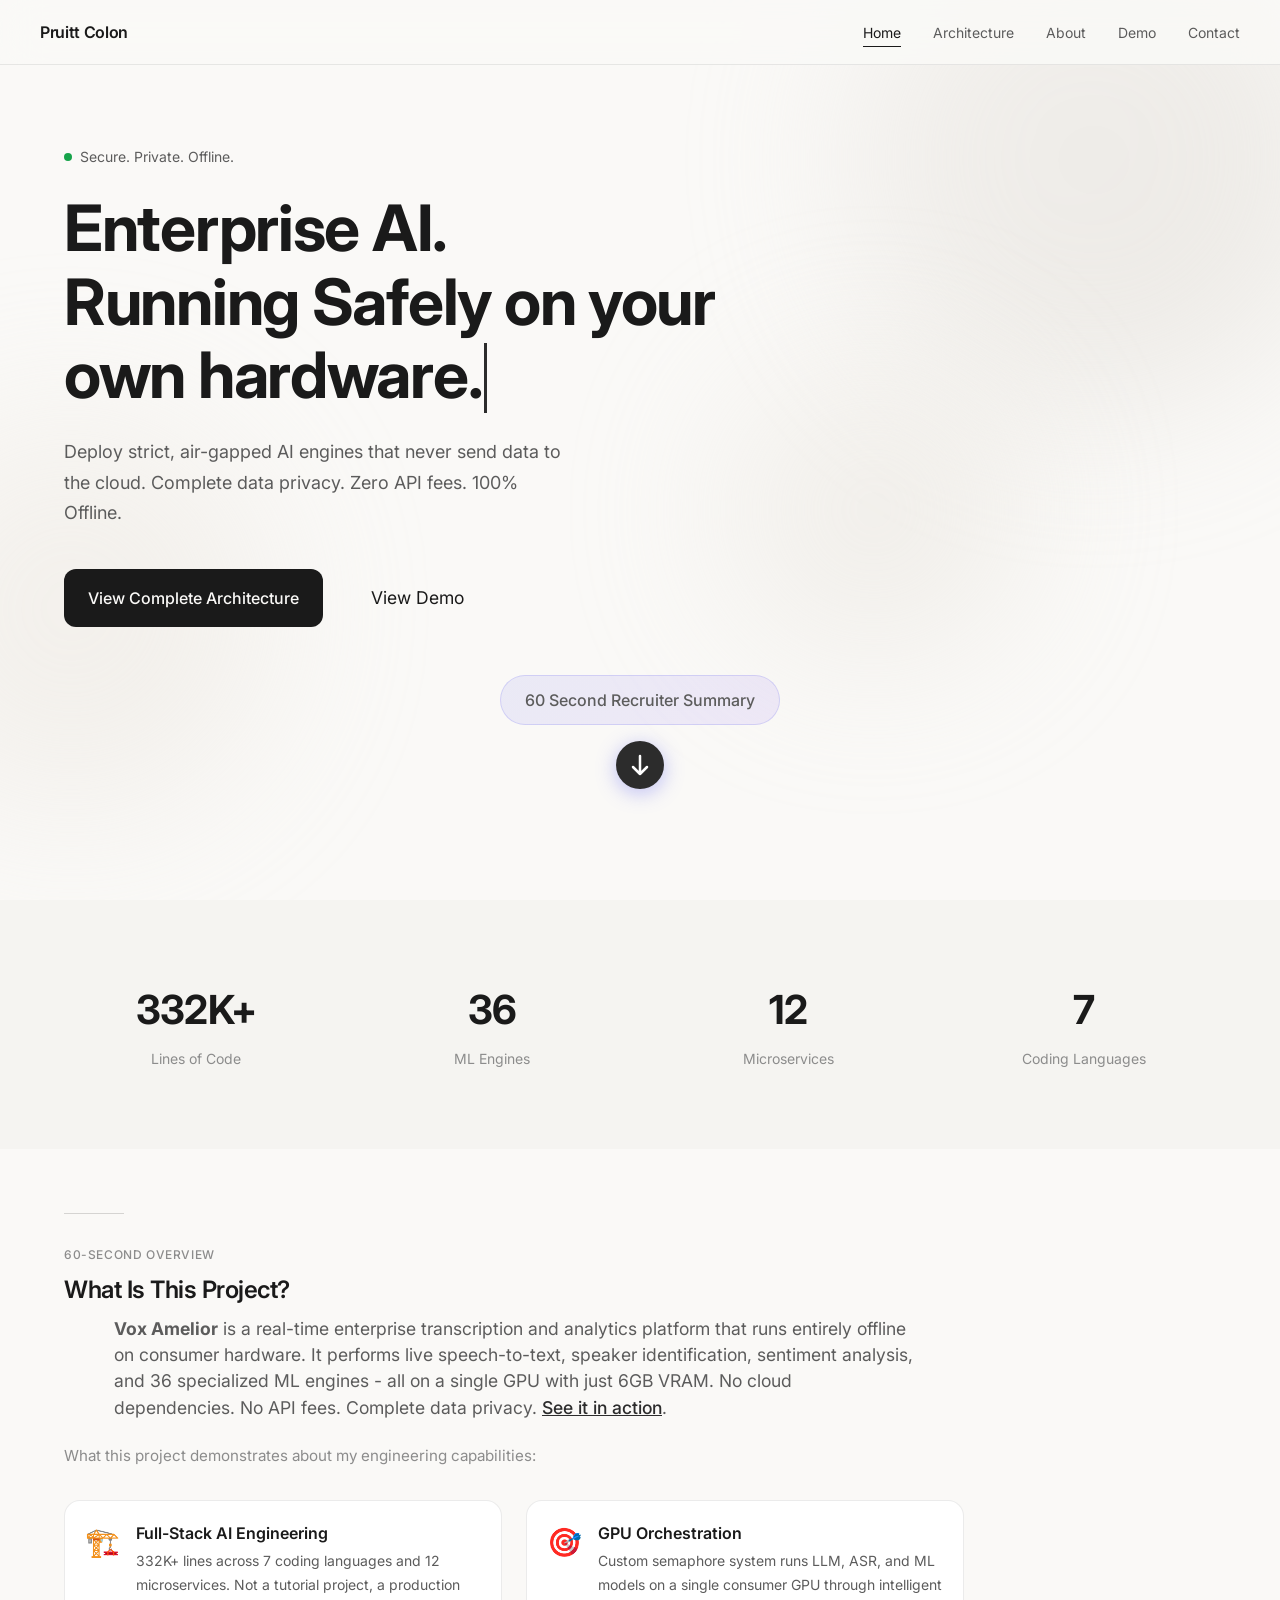
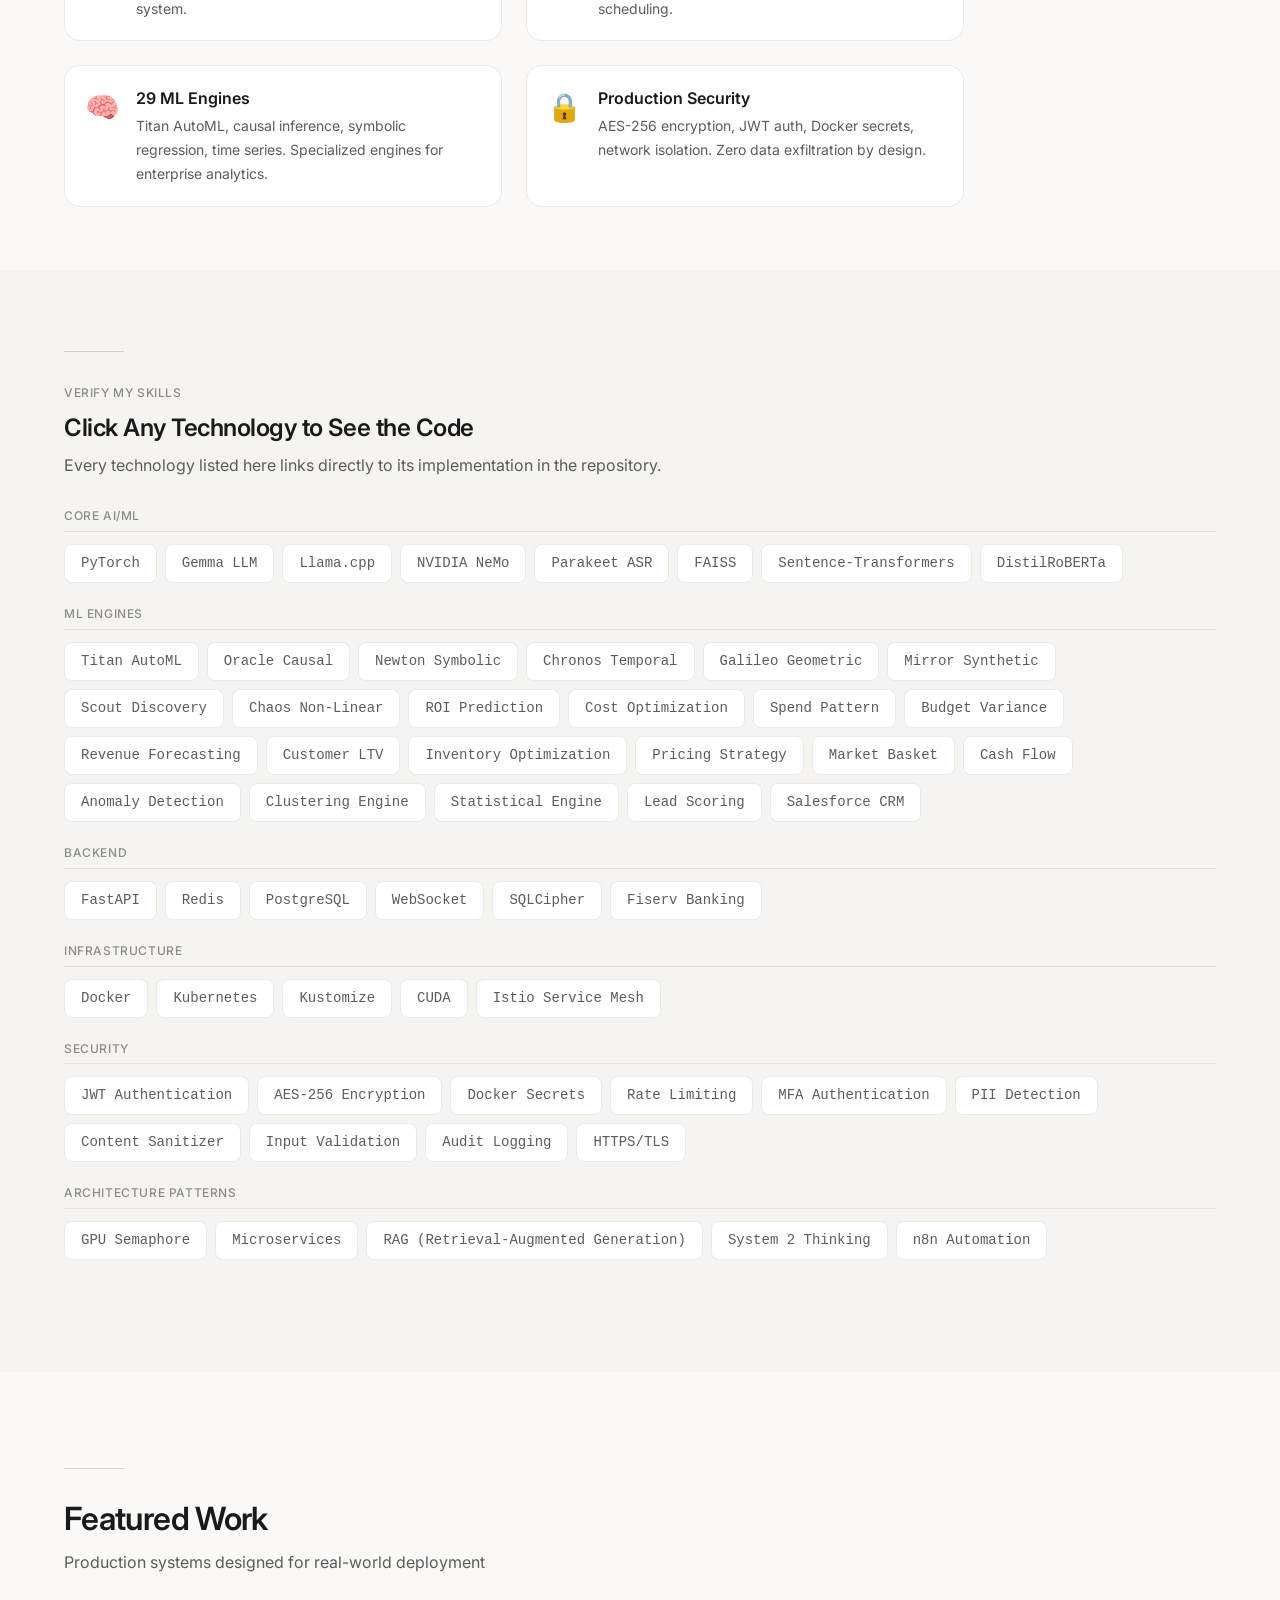
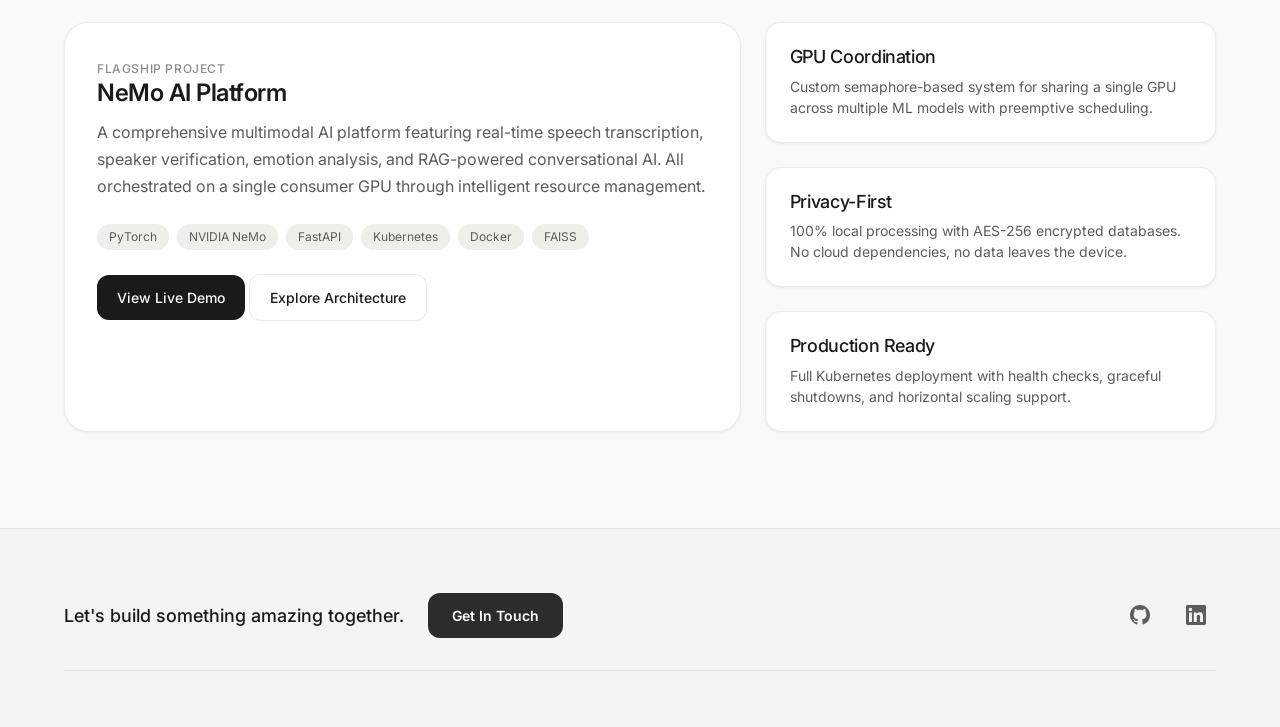
<file: index.html>
<!DOCTYPE html>
<html lang="en">

<head>
  <meta charset="UTF-8">
  <meta name="viewport" content="width=device-width, initial-scale=1.0">
  <title>Pruitt Colon - AI Engineer</title>
  <meta name="description"
    content="Full-stack AI Engineer. 332K+ lines across 7 languages, 36 ML engines, 12 microservices.">

  <link rel="preconnect" href="https://fonts.googleapis.com">
  <link rel="preconnect" href="https://fonts.gstatic.com" crossorigin>
  <link href="https://fonts.googleapis.com/css2?family=Inter:wght@400;500;600;700&display=swap" rel="stylesheet">

  <link rel="stylesheet" href="css/design-system.css">
  <style>
    /* Hero */
    .hero {
      min-height: 100vh;
      display: flex;
      flex-direction: column;
      justify-content: center;
      padding: var(--space-32) var(--space-6) var(--space-24);
      position: relative;
      overflow: hidden;
    }

    /* Animated Gradient Orbs - Soft, organic */
    .hero-orbs {
      position: absolute;
      top: 0;
      left: 0;
      right: 0;
      bottom: 0;
      overflow: hidden;
      pointer-events: none;
      z-index: 0;
    }

    .orb {
      position: absolute;
      border-radius: 50%;
      filter: blur(80px);
      opacity: 0.4;
      animation: float-orb 20s ease-in-out infinite;
    }

    .orb-1 {
      width: 500px;
      height: 500px;
      background: linear-gradient(135deg, #e8e4df 0%, #d4cfc7 100%);
      top: -10%;
      right: -5%;
      animation-delay: 0s;
    }

    .orb-2 {
      width: 400px;
      height: 400px;
      background: linear-gradient(135deg, #f0ebe4 0%, #e2dcd3 100%);
      bottom: 10%;
      left: -10%;
      animation-delay: -7s;
    }

    .orb-3 {
      width: 300px;
      height: 300px;
      background: linear-gradient(135deg, #ebe7e0 0%, #ddd8cf 100%);
      top: 40%;
      right: 20%;
      animation-delay: -14s;
    }

    @keyframes float-orb {

      0%,
      100% {
        transform: translate(0, 0) scale(1);
      }

      25% {
        transform: translate(30px, -30px) scale(1.05);
      }

      50% {
        transform: translate(-20px, 20px) scale(0.95);
      }

      75% {
        transform: translate(20px, 10px) scale(1.02);
      }
    }

    .hero-content {
      position: relative;
      z-index: 1;
    }

    /* Stagger animation for hero elements */
    .hero-eyebrow {
      display: inline-flex;
      align-items: center;
      gap: var(--space-2);
      margin-bottom: var(--space-6);
      opacity: 0;
      animation: fadeUp 0.6s var(--ease-out) 0.05s forwards;
    }

    .hero-subtitle {
      max-width: 500px;
      margin-bottom: var(--space-10);
      opacity: 0;
      animation: fadeUp 0.6s var(--ease-out) 0.7s forwards;
    }

    .hero-cta {
      display: flex;
      gap: var(--space-4);
      flex-wrap: wrap;
      opacity: 0;
      animation: fadeUp 0.6s var(--ease-out) 0.9s forwards;
    }

    @keyframes fadeUp {
      from {
        opacity: 0;
        transform: translateY(20px);
      }

      to {
        opacity: 1;
        transform: translateY(0);
      }
    }

    .hero-eyebrow .dot {
      width: 8px;
      height: 8px;
      background: var(--success);
      border-radius: 50%;
      animation: pulse 2s ease-in-out infinite;
    }

    @keyframes pulse {

      0%,
      100% {
        opacity: 1;
        transform: scale(1);
      }

      50% {
        opacity: 0.6;
        transform: scale(0.9);
      }
    }

    .hero-eyebrow span {
      font-size: var(--text-sm);
      color: var(--text-secondary);
    }

    .hero-title {
      max-width: 700px;
      margin-bottom: var(--space-6);
      /* Fixed min-height ensures subtitle doesn't jump during typewriter animation */
      min-height: 180px;
      display: flex;
      align-items: flex-start;
      overflow: visible;
    }

    @media (max-width: 900px) {
      .hero-title {
        min-height: 200px;
        height: auto;
      }
    }

    @media (max-width: 768px) {
      .hero-title {
        min-height: 240px;
        height: auto;
      }

      /* Add background to hamburger menu for visibility when scrolling */
      .nav-toggle {
        background: rgba(255, 255, 255, 0.95);
        padding: 6px;
        border-radius: 6px;
        box-shadow: 0 1px 4px rgba(0, 0, 0, 0.1);
      }
    }

    @media (max-width: 480px) {
      .hero-title {
        min-height: 280px;
        height: auto;
      }
    }

    .hero-title h1 {
      font-size: clamp(2.5rem, 6vw, 4rem);
      font-weight: var(--weight-bold);
      letter-spacing: var(--tracking-tight);
      line-height: var(--leading-tight);
    }

    /* Typewriter effect */
    .typewriter-text {
      display: inline;
    }

    .typewriter-cursor {
      display: inline-block;
      width: 3px;
      height: 1.1em;
      background: var(--accent);
      margin-left: 2px;
      vertical-align: text-bottom;
      animation: cursorBlink 1s step-end infinite;
    }

    @keyframes cursorBlink {

      0%,
      100% {
        opacity: 1;
      }

      50% {
        opacity: 0;
      }
    }

    /* Recruiter Summary Arrow - Prominent CTA */
    .scroll-hint {
      display: flex;
      flex-direction: column;
      align-items: center;
      gap: var(--space-4);
      margin-top: var(--space-12);
      opacity: 0;
      animation: fadeUp 0.6s var(--ease-out) 1.2s forwards;
    }

    .scroll-hint-text {
      font-size: var(--text-base);
      font-weight: var(--weight-medium);
      color: var(--text-secondary);
      text-align: center;
      background: linear-gradient(135deg, rgba(99, 102, 241, 0.1) 0%, rgba(139, 92, 246, 0.1) 100%);
      padding: var(--space-3) var(--space-6);
      border-radius: var(--radius-full);
      border: 1px solid rgba(99, 102, 241, 0.2);
    }

    .scroll-hint-arrow {
      width: 48px;
      height: 48px;
      display: flex;
      align-items: center;
      justify-content: center;
      background: var(--accent);
      border-radius: 50%;
      box-shadow: 0 4px 20px rgba(99, 102, 241, 0.4);
      animation: bounceDown 1.5s ease-in-out infinite;
      transition: transform 0.3s var(--ease-out), box-shadow 0.3s var(--ease-out);
    }

    .scroll-hint-arrow:hover {
      transform: scale(1.1);
      box-shadow: 0 6px 25px rgba(99, 102, 241, 0.5);
    }

    .scroll-hint-arrow svg {
      width: 24px;
      height: 24px;
      stroke: white;
      stroke-width: 2.5;
    }

    @keyframes bounceDown {

      0%,
      100% {
        transform: translateY(0);
      }

      50% {
        transform: translateY(8px);
      }
    }

    .hero-subtitle p {
      font-size: var(--text-lg);
      color: var(--text-secondary);
      line-height: var(--leading-relaxed);
    }

    /* Stats Section */
    .stats-section {
      padding: var(--space-20) 0;
      background: var(--bg-secondary);
    }

    .stats {
      display: grid;
      grid-template-columns: repeat(4, 1fr);
      gap: var(--space-8);
    }

    @media (max-width: 768px) {
      .stats {
        grid-template-columns: repeat(2, 1fr);
        gap: var(--space-6);
      }
    }

    .stat {
      text-align: center;
      opacity: 0;
      transform: translateY(20px);
      transition: all 0.6s var(--ease-out);
    }

    .stats.visible .stat:nth-child(1) {
      opacity: 1;
      transform: translateY(0);
      transition-delay: 0.1s;
    }

    .stats.visible .stat:nth-child(2) {
      opacity: 1;
      transform: translateY(0);
      transition-delay: 0.2s;
    }

    .stats.visible .stat:nth-child(3) {
      opacity: 1;
      transform: translateY(0);
      transition-delay: 0.3s;
    }

    .stats.visible .stat:nth-child(4) {
      opacity: 1;
      transform: translateY(0);
      transition-delay: 0.4s;
    }

    .stat-value {
      font-size: var(--text-4xl);
      font-weight: var(--weight-bold);
      letter-spacing: var(--tracking-tight);
      margin-bottom: var(--space-2);
    }

    .stat-label {
      font-size: var(--text-sm);
      color: var(--text-tertiary);
    }

    /* Featured Section */
    .featured-section {
      padding: var(--space-24) 0;
    }

    .featured-header {
      margin-bottom: var(--space-12);
    }

    .featured-header h2 {
      font-size: var(--text-3xl);
      font-weight: var(--weight-semibold);
      margin-bottom: var(--space-3);
    }

    .featured-header p {
      color: var(--text-secondary);
      max-width: 500px;
    }

    .featured-grid {
      display: grid;
      grid-template-columns: 1.5fr 1fr;
      gap: var(--space-6);
    }

    @media (max-width: 900px) {
      .featured-grid {
        grid-template-columns: 1fr;
      }
    }

    .featured-card {
      padding: var(--space-8);
      background: var(--bg-elevated);
      border: 1px solid var(--border);
      border-radius: var(--radius-2xl);
      box-shadow: var(--shadow-sm);
    }

    .featured-card-label {
      font-size: var(--text-xs);
      font-weight: var(--weight-medium);
      color: var(--text-tertiary);
      text-transform: uppercase;
      letter-spacing: var(--tracking-wider);
      margin-bottom: var(--space-4);
    }

    .featured-card h3 {
      font-size: var(--text-2xl);
      font-weight: var(--weight-semibold);
      margin-bottom: var(--space-3);
    }

    .featured-card p {
      color: var(--text-secondary);
      line-height: var(--leading-relaxed);
      margin-bottom: var(--space-6);
    }

    .featured-tags {
      display: flex;
      flex-wrap: wrap;
      gap: var(--space-2);
      margin-bottom: var(--space-6);
    }

    .featured-tag {
      padding: var(--space-1) var(--space-3);
      font-size: var(--text-xs);
      color: var(--text-secondary);
      background: var(--bg-tertiary);
      border-radius: var(--radius-full);
    }

    /* Side Cards Stack */
    .side-cards {
      display: flex;
      flex-direction: column;
      gap: var(--space-6);
    }

    .side-card {
      padding: var(--space-6);
      background: var(--bg-elevated);
      border: 1px solid var(--border);
      border-radius: var(--radius-xl);
      box-shadow: var(--shadow-sm);
    }

    .side-card h4 {
      font-size: var(--text-lg);
      font-weight: var(--weight-medium);
      margin-bottom: var(--space-2);
    }

    .side-card p {
      font-size: var(--text-sm);
      color: var(--text-secondary);
    }

    /* Decorative Elements */
    .decorative-line {
      width: 60px;
      height: 1px;
      background: var(--border-hover);
      margin-bottom: var(--space-8);
    }

    /* ══════════════════════════════════════════════════════════
       SECTION LABELS (reusable)
       ══════════════════════════════════════════════════════════ */
    .section-label {
      display: block;
      font-size: var(--text-xs);
      font-weight: var(--weight-medium);
      color: var(--text-tertiary);
      text-transform: uppercase;
      letter-spacing: var(--tracking-wider);
      margin-bottom: var(--space-3);
    }

    .section-title {
      font-size: var(--text-2xl);
      font-weight: var(--weight-semibold);
      margin-bottom: var(--space-3);
    }

    .section-desc {
      color: var(--text-secondary);
      max-width: 600px;
      margin-bottom: var(--space-8);
    }

    /* ══════════════════════════════════════════════════════════
       60-SECOND SUMMARY SECTION
       ══════════════════════════════════════════════════════════ */
    .quick-summary-section {
      padding: var(--space-16) 0;
    }

    .quick-summary {
      max-width: 900px;
    }

    .summary-grid {
      display: grid;
      grid-template-columns: repeat(2, 1fr);
      gap: var(--space-6);
    }

    @media (max-width: 768px) {
      .summary-grid {
        grid-template-columns: 1fr;
      }
    }

    .summary-item {
      display: flex;
      gap: var(--space-4);
      padding: var(--space-5);
      background: var(--bg-elevated);
      border: 1px solid var(--border);
      border-radius: var(--radius-xl);
      transition: all var(--duration-base) var(--ease-out);
    }

    .summary-item:hover {
      border-color: var(--border-hover);
      box-shadow: var(--shadow-sm);
    }

    .summary-icon {
      font-size: 1.75rem;
      flex-shrink: 0;
    }

    .summary-content strong {
      display: block;
      font-size: var(--text-base);
      font-weight: var(--weight-semibold);
      margin-bottom: var(--space-1);
    }

    .summary-content p {
      font-size: var(--text-sm);
      color: var(--text-secondary);
      line-height: var(--leading-relaxed);
      margin: 0;
    }

    /* ══════════════════════════════════════════════════════════
       SKILLS / KEYWORD EXPLORER SECTION
       ══════════════════════════════════════════════════════════ */
    .skills-section {
      padding: var(--space-20) 0;
      background: var(--bg-secondary);
    }

    .keyword-explorer {
      margin-bottom: var(--space-8);
    }

    .keyword-category {
      margin-bottom: var(--space-6);
    }

    .category-label {
      font-size: var(--text-xs);
      font-weight: var(--weight-medium);
      color: var(--text-tertiary);
      text-transform: uppercase;
      letter-spacing: var(--tracking-wider);
      margin-bottom: var(--space-3);
      padding-bottom: var(--space-2);
      border-bottom: 1px solid var(--border);
    }

    .keyword-buttons {
      display: flex;
      flex-wrap: wrap;
      gap: var(--space-2);
    }

    .keyword-btn {
      padding: var(--space-2) var(--space-4);
      font-family: var(--font-mono);
      font-size: var(--text-sm);
      font-weight: var(--weight-medium);
      color: var(--text-secondary);
      background: var(--bg-elevated);
      border: 1px solid var(--border);
      border-radius: var(--radius-md);
      cursor: pointer;
      transition: all var(--duration-fast) var(--ease-out);
    }

    .keyword-btn:hover {
      border-color: var(--border-hover);
      color: var(--text-primary);
      transform: translateY(-1px);
      box-shadow: var(--shadow-sm);
    }

    .keyword-btn.active {
      background: var(--text-primary);
      color: var(--text-inverse);
      border-color: var(--text-primary);
    }

    /* ══════════════════════════════════════════════════════════
       CATEGORY DETAILS (Inline Panel per Category)
       ══════════════════════════════════════════════════════════ */
    .category-details {
      overflow: hidden;
      max-height: 0;
      opacity: 0;
      transition: max-height 0.5s cubic-bezier(0.4, 0, 0.2, 1),
        opacity 0.4s cubic-bezier(0.4, 0, 0.2, 1),
        margin 0.4s cubic-bezier(0.4, 0, 0.2, 1);
      margin-top: 0;
    }

    .category-details.has-content {
      max-height: 2000px;
      opacity: 1;
      margin-top: var(--space-4);
    }

    /* Individual Keyword Detail Card */
    .keyword-detail-card {
      background: var(--bg-elevated);
      border: 1px solid var(--border);
      border-radius: var(--radius-xl);
      padding: var(--space-5);
      margin-bottom: var(--space-4);
      box-shadow: var(--shadow-sm);
      animation: cardSlideIn 0.4s cubic-bezier(0.4, 0, 0.2, 1);
      transition: box-shadow 0.3s ease, border-color 0.3s ease;
    }

    .keyword-detail-card:hover {
      box-shadow: var(--shadow-md);
      border-color: var(--border-hover);
    }

    .keyword-detail-card:last-child {
      margin-bottom: 0;
    }

    @keyframes cardSlideIn {
      from {
        opacity: 0;
        transform: translateY(-8px);
      }

      to {
        opacity: 1;
        transform: translateY(0);
      }
    }

    .detail-header {
      display: flex;
      justify-content: space-between;
      align-items: flex-start;
      margin-bottom: var(--space-3);
    }

    .detail-title {
      font-size: var(--text-lg);
      font-weight: var(--weight-semibold);
      margin: 0;
      color: var(--text-primary);
    }

    .detail-close {
      width: 28px;
      height: 28px;
      display: flex;
      align-items: center;
      justify-content: center;
      font-size: 1.25rem;
      color: var(--text-tertiary);
      background: var(--bg-tertiary);
      border: none;
      border-radius: var(--radius-md);
      cursor: pointer;
      transition: all 0.2s cubic-bezier(0.4, 0, 0.2, 1);
      flex-shrink: 0;
    }

    .detail-close:hover {
      color: var(--text-primary);
      background: var(--bg-hover);
      transform: scale(1.05);
    }

    .detail-summary {
      font-size: var(--text-sm);
      font-weight: var(--weight-medium);
      color: var(--text-primary);
      margin-bottom: var(--space-2);
      animation: fadeIn 0.3s ease 0.1s both;
    }

    .detail-explanation {
      font-size: var(--text-sm);
      color: var(--text-secondary);
      line-height: var(--leading-relaxed);
      margin-bottom: var(--space-4);
      animation: fadeIn 0.3s ease 0.15s both;
    }

    @keyframes fadeIn {
      from {
        opacity: 0;
      }

      to {
        opacity: 1;
      }
    }

    /* Files Area */
    .detail-files {
      background: var(--bg-tertiary);
      border-radius: var(--radius-lg);
      padding: var(--space-4);
      margin-bottom: var(--space-4);
      animation: fadeIn 0.3s ease 0.2s both;
    }

    .files-header {
      display: flex;
      align-items: center;
      gap: var(--space-2);
      margin-bottom: var(--space-3);
    }

    .folder-icon {
      font-size: 1rem;
    }

    .folder-path {
      font-family: var(--font-mono);
      font-size: var(--text-sm);
      color: var(--text-secondary);
    }

    .files-list {
      display: flex;
      flex-direction: column;
      gap: var(--space-2);
    }

    .file-item {
      display: flex;
      justify-content: space-between;
      align-items: center;
      padding: var(--space-2) var(--space-3);
      background: var(--bg-elevated);
      border-radius: var(--radius-md);
      font-family: var(--font-mono);
      font-size: var(--text-xs);
      transition: background 0.2s ease;
    }

    .file-item:hover {
      background: var(--bg-hover);
    }

    .file-name {
      color: var(--text-primary);
    }

    .file-size {
      color: var(--text-tertiary);
      margin-left: var(--space-3);
    }

    .file-github-btn {
      display: inline-flex;
      align-items: center;
      gap: var(--space-1);
      padding: var(--space-1) var(--space-2);
      font-size: var(--text-xs);
      font-weight: var(--weight-medium);
      color: var(--text-inverse);
      background: var(--text-primary);
      border: none;
      border-radius: var(--radius-sm);
      text-decoration: none;
      cursor: pointer;
      transition: all 0.2s cubic-bezier(0.4, 0, 0.2, 1);
    }

    .file-github-btn:hover {
      opacity: 0.85;
      transform: translateY(-1px);
    }

    .file-github-btn svg {
      width: 12px;
      height: 12px;
    }

    /* ══════════════════════════════════════════════════════════
       CODE PREVIEW (Matches Site Aesthetic)
       ══════════════════════════════════════════════════════════ */
    .code-preview-area {
      margin-top: var(--space-4);
      border-radius: var(--radius-lg);
      overflow: hidden;
      background: var(--bg-tertiary);
      border: 1px solid var(--border);
      max-height: 0;
      opacity: 0;
      transition: max-height 0.4s cubic-bezier(0.4, 0, 0.2, 1),
        opacity 0.3s cubic-bezier(0.4, 0, 0.2, 1),
        margin 0.3s ease;
    }

    .code-preview-area.visible {
      max-height: 400px;
      opacity: 1;
    }

    .code-preview-header {
      display: flex;
      align-items: center;
      justify-content: space-between;
      padding: var(--space-2) var(--space-4);
      background: var(--bg-elevated);
      border-bottom: 1px solid var(--border);
    }

    .code-preview-title {
      font-family: var(--font-mono);
      font-size: var(--text-sm);
      color: var(--text-secondary);
      font-weight: var(--weight-medium);
    }

    .code-preview-tabs {
      display: flex;
      gap: 6px;
    }

    .code-tab-dot {
      width: 10px;
      height: 10px;
      border-radius: 50%;
    }

    .code-tab-dot.red {
      background: #e07a5f;
    }

    .code-tab-dot.yellow {
      background: #f2cc8f;
    }

    .code-tab-dot.green {
      background: #81b29a;
    }

    .code-preview-content {
      padding: var(--space-2) var(--space-3);
      margin: 0;
      font-family: var(--font-mono);
      font-size: 13px;
      line-height: 1.2;
      color: var(--text-primary);
      overflow-x: auto;
      overflow-y: auto;
      max-height: 320px;
      background: var(--bg-tertiary);
    }

    .code-line {
      display: flex;
      height: 18px;
    }

    .code-line:hover {
      background: var(--bg-hover);
    }

    .line-number {
      color: var(--text-tertiary);
      user-select: none;
      text-align: right;
      padding-right: var(--space-2);
      min-width: 28px;
      border-right: 1px solid var(--border);
      margin-right: var(--space-2);
      flex-shrink: 0;
    }

    .line-content {
      flex: 1;
      white-space: pre;
    }

    /* Python Syntax Highlighting (Warm Aesthetic) */
    .syn-keyword {
      color: #c44d34;
      font-weight: 500;
    }

    /* Terracotta red */
    .syn-builtin {
      color: #8b5a2b;
    }

    /* Warm brown */
    .syn-string {
      color: #5d7a5d;
    }

    /* Muted sage green */
    .syn-comment {
      color: #8b8378;
      font-style: italic;
    }

    /* Warm gray */
    .syn-number {
      color: #b87333;
    }

    /* Copper */
    .syn-decorator {
      color: #9b6b4a;
    }

    /* Sienna */
    .syn-class {
      color: #6b4f3a;
      font-weight: 500;
    }

    /* Dark brown */
    .syn-function {
      color: #5c6b5c;
    }

    /* Olive */
    .syn-self {
      color: #8b6b4f;
      font-style: italic;
    }

    /* Tan */
    .syn-operator {
      color: #6b5b4f;
    }

    /* Warm charcoal */

    /* Detail Actions */
    .detail-actions {
      display: flex;
      gap: var(--space-2);
      flex-wrap: wrap;
      animation: fadeIn 0.3s ease 0.25s both;
    }

    .btn-icon {
      width: 14px;
      height: 14px;
      margin-right: var(--space-1);
    }

    .code-icon {
      margin-right: var(--space-1);
    }
  </style>
</head>

<body>
  <nav class="nav">
    <div class="nav-inner">
      <a href="index.html" class="nav-brand">Pruitt Colon</a>
      <button class="nav-toggle" aria-label="Toggle menu">
        <span></span>
        <span></span>
        <span></span>
      </button>
      <div class="nav-links">
        <a href="index.html" class="nav-link active">Home</a>
        <a href="architecture.html" class="nav-link">Architecture</a>
        <a href="about.html" class="nav-link">About</a>
        <a href="demo/index.html" class="nav-link">Demo</a>
        <a href="contact.html" class="nav-link">Contact</a>
      </div>
    </div>
  </nav>

  <main>
    <section class="hero">
      <!-- Soft animated orbs -->
      <div class="hero-orbs" aria-hidden="true">
        <div class="orb orb-1"></div>
        <div class="orb orb-2"></div>
        <div class="orb orb-3"></div>
      </div>

      <div class="container">
        <div class="hero-content reveal">
          <div class="hero-eyebrow">
            <span class="dot"></span>
            <span>Secure. Private. Offline.</span>
          </div>

          <div class="hero-title">
            <h1>Enterprise AI. <br>Running Safely <span class="typewriter-text" id="typewriter"></span><span
                class="typewriter-cursor"></span>
            </h1>
          </div>

          <div class="hero-subtitle">
            <p>Deploy strict, air-gapped AI engines that never send data to the cloud. Complete data privacy. Zero API
              fees.
              100% Offline.</p>
          </div>

          <div class="hero-cta">
            <a href="architecture.html" class="btn btn-primary btn-lg">View Complete Architecture</a>
            <a href="demo/index.html" class="vox-btn vox-btn-ghost" style="padding: 1rem 2rem; font-size: 1.1rem;">
              View Demo
            </a>
          </div>

          <div class="scroll-hint">
            <span class="scroll-hint-text">60 Second Recruiter Summary</span>
            <a href="#summary" class="scroll-hint-arrow">
              <svg xmlns="http://www.w3.org/2000/svg" fill="none" viewBox="0 0 24 24" stroke-width="2"
                stroke="currentColor">
                <path stroke-linecap="round" stroke-linejoin="round" d="M19 14l-7 7m0 0l-7-7m7 7V3" />
              </svg>
            </a>
          </div>
        </div>
      </div>
    </section>

    <section class="stats-section" id="summary">
      <div class="container">
        <div class="stats reveal">
          <div class="stat">
            <div class="stat-value">332K+</div>
            <div class="stat-label">Lines of Code</div>
          </div>
          <div class="stat">
            <div class="stat-value">36</div>
            <div class="stat-label">ML Engines</div>
          </div>
          <div class="stat">
            <div class="stat-value">12</div>
            <div class="stat-label">Microservices</div>
          </div>
          <div class="stat">
            <div class="stat-value">7</div>
            <div class="stat-label">Coding Languages</div>
          </div>
        </div>
      </div>
    </section>

    <!-- 60-Second Summary - What This Demonstrates -->
    <section class="quick-summary-section">
      <div class="container">
        <div class="quick-summary reveal">
          <div class="decorative-line"></div>
          <span class="section-label">60-Second Overview</span>
          <h2 class="section-title">What Is This Project?</h2>
          <p class="section-desc" style="font-size: 1.1rem; max-width: 800px; margin: 0 auto 1.5rem auto;">
            <strong>Vox Amelior</strong> is a real-time enterprise transcription and analytics platform that runs
            entirely offline on consumer hardware.
            It performs live speech-to-text, speaker identification, sentiment analysis, and 36 specialized ML engines -
            all on a single GPU with just 6GB VRAM.
            No cloud dependencies. No API fees. Complete data privacy.
            <a href="demo/index.html"
              style="color: var(--accent); font-weight: var(--weight-medium); text-decoration: underline;">See it in
              action</a>.
          </p>
          <p class="section-desc" style="color: var(--text-tertiary); font-size: 0.95rem;">What this project
            demonstrates about my engineering capabilities:</p>

          <div class="summary-grid">
            <div class="summary-item">
              <div class="summary-icon">🏗️</div>
              <div class="summary-content">
                <strong>Full-Stack AI Engineering</strong>
                <p>332K+ lines across 7 coding languages and 12 microservices. Not a tutorial project, a production
                  system.</p>
              </div>
            </div>
            <div class="summary-item">
              <div class="summary-icon">🎯</div>
              <div class="summary-content">
                <strong>GPU Orchestration</strong>
                <p>Custom semaphore system runs LLM, ASR, and ML models on a single consumer GPU through intelligent
                  scheduling.</p>
              </div>
            </div>
            <div class="summary-item">
              <div class="summary-icon">🧠</div>
              <div class="summary-content">
                <strong>29 ML Engines</strong>
                <p>Titan AutoML, causal inference, symbolic regression, time series. Specialized engines for enterprise
                  analytics.</p>
              </div>
            </div>
            <div class="summary-item">
              <div class="summary-icon">🔒</div>
              <div class="summary-content">
                <strong>Production Security</strong>
                <p>AES-256 encryption, JWT auth, Docker secrets, network isolation. Zero data exfiltration by design.
                </p>
              </div>
            </div>
          </div>
        </div>
      </div>
    </section>

    <!-- Interactive Keyword Explorer -->
    <section class="skills-section" id="verify-skills">
      <div class="container">
        <div class="skills-header reveal">
          <div class="decorative-line"></div>
          <span class="section-label">Verify My Skills</span>
          <h2 class="section-title">Click Any Technology to See the Code</h2>
          <p class="section-desc">Every technology listed here links directly to its implementation in the repository.
          </p>
        </div>

        <!-- Keyword Category Sections with Inline Detail Panels -->
        <div class="keyword-explorer reveal">

          <!-- Core AI/ML -->
          <div class="keyword-category" data-category="core-ai">
            <h4 class="category-label">Core AI/ML</h4>
            <div class="keyword-buttons" id="keywords-core-ai"></div>
            <div class="category-details" id="details-core-ai"></div>
          </div>

          <!-- ML Engines -->
          <div class="keyword-category" data-category="ml-engines">
            <h4 class="category-label">ML Engines</h4>
            <div class="keyword-buttons" id="keywords-ml-engines"></div>
            <div class="category-details" id="details-ml-engines"></div>
          </div>

          <!-- Backend -->
          <div class="keyword-category" data-category="backend">
            <h4 class="category-label">Backend</h4>
            <div class="keyword-buttons" id="keywords-backend"></div>
            <div class="category-details" id="details-backend"></div>
          </div>

          <!-- Infrastructure -->
          <div class="keyword-category" data-category="infrastructure">
            <h4 class="category-label">Infrastructure</h4>
            <div class="keyword-buttons" id="keywords-infrastructure"></div>
            <div class="category-details" id="details-infrastructure"></div>
          </div>

          <!-- Security -->
          <div class="keyword-category" data-category="security">
            <h4 class="category-label">Security</h4>
            <div class="keyword-buttons" id="keywords-security"></div>
            <div class="category-details" id="details-security"></div>
          </div>

          <!-- Architecture Patterns -->
          <div class="keyword-category" data-category="patterns">
            <h4 class="category-label">Architecture Patterns</h4>
            <div class="keyword-buttons" id="keywords-patterns"></div>
            <div class="category-details" id="details-patterns"></div>
          </div>

        </div>
      </div>
    </section>

    <section class="featured-section">
      <div class="container">
        <div class="featured-header reveal">
          <div class="decorative-line"></div>
          <h2>Featured Work</h2>
          <p>Production systems designed for real-world deployment</p>
        </div>

        <div class="featured-grid">
          <div class="featured-card reveal">
            <span class="featured-card-label">Flagship Project</span>
            <h3>NeMo AI Platform</h3>
            <p>A comprehensive multimodal AI platform featuring real-time speech transcription, speaker verification,
              emotion analysis, and RAG-powered conversational AI. All orchestrated on a single consumer GPU through
              intelligent resource management.</p>
            <div class="featured-tags">
              <span class="featured-tag">PyTorch</span>
              <span class="featured-tag">NVIDIA NeMo</span>
              <span class="featured-tag">FastAPI</span>
              <span class="featured-tag">Kubernetes</span>
              <span class="featured-tag">Docker</span>
              <span class="featured-tag">FAISS</span>
            </div>
            <a href="demo/index.html" class="btn btn-primary">View Live Demo</a>
            <a href="architecture.html" class="btn btn-secondary">Explore Architecture</a>
          </div>

          <div class="side-cards">
            <div class="side-card reveal">
              <h4>GPU Coordination</h4>
              <p>Custom semaphore-based system for sharing a single GPU across multiple ML models with preemptive
                scheduling.</p>
            </div>
            <div class="side-card reveal">
              <h4>Privacy-First</h4>
              <p>100% local processing with AES-256 encrypted databases. No cloud dependencies, no data leaves the
                device.</p>
            </div>
            <div class="side-card reveal">
              <h4>Production Ready</h4>
              <p>Full Kubernetes deployment with health checks, graceful shutdowns, and horizontal scaling support.</p>
            </div>
          </div>
        </div>
      </div>
    </section>
  </main>

  <footer class="footer">
    <div class="container">
      <div class="footer-content">
        <div class="footer-cta">
          <p class="footer-tagline">Let's build something amazing together.</p>
          <a href="mailto:pruittcolon@gmail.com" class="footer-contact-btn">Get In Touch</a>
        </div>
        <div class="footer-links">
          <a href="https://github.com/pruittcolon" target="_blank" rel="noopener" class="footer-social"
            aria-label="GitHub">
            <svg width="20" height="20" viewBox="0 0 16 16" fill="currentColor">
              <path fill-rule="evenodd"
                d="M8 0C3.58 0 0 3.58 0 8c0 3.54 2.29 6.53 5.47 7.59.4.07.55-.17.55-.38 0-.19-.01-.82-.01-1.49-2.01.37-2.53-.49-2.69-.94-.09-.23-.48-.94-.82-1.13-.28-.15-.68-.52-.01-.53.63-.01 1.08.58 1.23.82.72 1.21 1.87.87 2.33.66.07-.52.28-.87.51-1.07-1.78-.2-3.64-.89-3.64-3.95 0-.87.31-1.59.82-2.15-.08-.2-.36-1.02.08-2.12 0 0 .67-.21 2.2.82.64-.18 1.32-.27 2-.27.68 0 1.36.09 2 .27 1.53-1.04 2.2-.82 2.2-.82.44 1.1.16 1.92.08 2.12.51.56.82 1.27.82 2.15 0 3.07-1.87 3.75-3.65 3.95.29.25.54.73.54 1.48 0 1.07-.01 1.93-.01 2.2 0 .21.15.46.55.38A8.013 8.013 0 0016 8c0-4.42-3.58-8-8-8z" />
            </svg>
          </a>
          <a href="https://linkedin.com/in/pruittcolon" target="_blank" rel="noopener" class="footer-social"
            aria-label="LinkedIn">
            <svg width="20" height="20" viewBox="0 0 24 24" fill="currentColor">
              <path
                d="M20.447 20.452h-3.554v-5.569c0-1.328-.027-3.037-1.852-3.037-1.853 0-2.136 1.445-2.136 2.939v5.667H9.351V9h3.414v1.561h.046c.477-.9 1.637-1.85 3.37-1.85 3.601 0 4.267 2.37 4.267 5.455v6.286zM5.337 7.433c-1.144 0-2.063-.926-2.063-2.065 0-1.138.92-2.063 2.063-2.063 1.14 0 2.064.925 2.064 2.063 0 1.139-.925 2.065-2.064 2.065zm1.782 13.019H3.555V9h3.564v11.452zM22.225 0H1.771C.792 0 0 .774 0 1.729v20.542C0 23.227.792 24 1.771 24h20.451C23.2 24 24 23.227 24 22.271V1.729C24 .774 23.2 0 22.222 0h.003z" />
            </svg>
          </a>
        </div>
      </div>
      <div class="footer-bottom">
      </div>
    </div>
  </footer>

  <script src="js/main.js"></script>
  <script>
    // Typewriter Effect
    class Typewriter {
      constructor(element, phrases, options = {}) {
        this.element = element;
        this.phrases = phrases;
        this.typeSpeed = options.typeSpeed || 80;
        this.deleteSpeed = options.deleteSpeed || 50;
        this.pauseAfterType = options.pauseAfterType || 2000;
        this.pauseAfterDelete = options.pauseAfterDelete || 500;
        this.currentPhraseIndex = 0;
        this.currentCharIndex = 0;
        this.isDeleting = false;

        this.type();
      }

      type() {
        const currentPhrase = this.phrases[this.currentPhraseIndex];

        if (this.isDeleting) {
          // Deleting
          this.element.textContent = currentPhrase.substring(0, this.currentCharIndex - 1);
          this.currentCharIndex--;

          if (this.currentCharIndex === 0) {
            this.isDeleting = false;
            this.currentPhraseIndex = (this.currentPhraseIndex + 1) % this.phrases.length;
            setTimeout(() => this.type(), this.pauseAfterDelete);
            return;
          }
        } else {
          // Typing
          this.element.textContent = currentPhrase.substring(0, this.currentCharIndex + 1);
          this.currentCharIndex++;

          if (this.currentCharIndex === currentPhrase.length) {
            this.isDeleting = true;
            setTimeout(() => this.type(), this.pauseAfterType);
            return;
          }
        }

        const speed = this.isDeleting ? this.deleteSpeed : this.typeSpeed;
        setTimeout(() => this.type(), speed);
      }
    }

    // Initialize typewriter on page load
    document.addEventListener('DOMContentLoaded', () => {
      const typewriterElement = document.getElementById('typewriter');
      if (typewriterElement) {
        new Typewriter(typewriterElement, [
          'on your own hardware.',
          'without cloud dependencies.',
          'with complete data privacy.',
          'using local LLMs.'
        ], {
          typeSpeed: 70,
          deleteSpeed: 40,
          pauseAfterType: 2500,
          pauseAfterDelete: 400
        });
      }
    });
  </script>

  <!-- Keyword Data -->
  <script src="js/keyword-data.js"></script>

  <!-- Keyword Explorer Functionality -->
  <script>
    // Track which panels are open (allows multiple)
    const openPanels = new Set();

    // Initialize keyword buttons on page load
    document.addEventListener('DOMContentLoaded', () => {
      if (typeof keywordData !== 'undefined') {
        renderKeywordButtons();
      }
    });

    // Render all keyword buttons grouped by category
    function renderKeywordButtons() {
      const categories = ['core-ai', 'ml-engines', 'backend', 'infrastructure', 'security', 'patterns'];

      categories.forEach(category => {
        const container = document.getElementById(`keywords-${category}`);
        if (!container) return;

        // Filter keywords by category
        const keywords = Object.entries(keywordData)
          .filter(([key, data]) => data.category === category)
          .map(([key]) => key);

        // Create buttons
        keywords.forEach(keyword => {
          const btn = document.createElement('button');
          btn.className = 'keyword-btn';
          btn.textContent = keyword;
          btn.dataset.keyword = keyword;
          btn.onclick = () => toggleKeywordPanel(keyword, category);
          container.appendChild(btn);
        });
      });
    }

    // Toggle keyword detail panel inline under its category
    function toggleKeywordPanel(keyword, category) {
      const detailsContainer = document.getElementById(`details-${category}`);
      const btn = document.querySelector(`[data-keyword="${keyword}"]`);
      const existingPanel = document.getElementById(`panel-${keyword.replace(/[^a-zA-Z0-9]/g, '-')}`);

      // If panel exists, close it
      if (existingPanel) {
        closePanel(keyword, category);
        return;
      }

      // Mark button as active
      btn.classList.add('active');
      openPanels.add(keyword);

      // Get keyword data
      const data = keywordData[keyword];
      if (!data) return;

      // Create the panel HTML
      const panelId = `panel-${keyword.replace(/[^a-zA-Z0-9]/g, '-')}`;
      const panelHTML = createPanelHTML(keyword, data, panelId);

      // Insert panel
      detailsContainer.insertAdjacentHTML('beforeend', panelHTML);
      detailsContainer.classList.add('has-content');

      // Smooth scroll to the new panel
      setTimeout(() => {
        const panel = document.getElementById(panelId);
        if (panel) {
          panel.scrollIntoView({ behavior: 'smooth', block: 'nearest' });
        }
      }, 100);
    }

    // Create panel HTML
    function createPanelHTML(keyword, data, panelId) {
      const githubIcon = `<svg width="12" height="12" viewBox="0 0 16 16" fill="currentColor"><path fill-rule="evenodd" d="M8 0C3.58 0 0 3.58 0 8c0 3.54 2.29 6.53 5.47 7.59.4.07.55-.17.55-.38 0-.19-.01-.82-.01-1.49-2.01.37-2.53-.49-2.69-.94-.09-.23-.48-.94-.82-1.13-.28-.15-.68-.52-.01-.53.63-.01 1.08.58 1.23.82.72 1.21 1.87.87 2.33.66.07-.52.28-.87.51-1.07-1.78-.2-3.64-.89-3.64-3.95 0-.87.31-1.59.82-2.15-.08-.2-.36-1.02.08-2.12 0 0 .67-.21 2.2.82.64-.18 1.32-.27 2-.27.68 0 1.36.09 2 .27 1.53-1.04 2.2-.82 2.2-.82.44 1.1.16 1.92.08 2.12.51.56.82 1.27.82 2.15 0 3.07-1.87 3.75-3.65 3.95.29.25.54.73.54 1.48 0 1.07-.01 1.93-.01 2.2 0 .21.15.46.55.38A8.013 8.013 0 0016 8c0-4.42-3.58-8-8-8z"/></svg>`;

      const filesHTML = data.files.map(file => `
        <div class="file-item" onclick="showCodePreview('${panelId}', '${keyword}', '${file.name}');" style="cursor: pointer;">
          <span class="file-name">${file.name}</span>
          <span class="file-size">${file.size || ''}</span>
          <a href="${GITHUB_BASE}/${file.path}" target="_blank" rel="noopener" class="file-github-btn" onclick="event.stopPropagation();">
            ${githubIcon} View on GitHub
          </a>
        </div>
      `).join('');

      return `
        <div class="keyword-detail-card" id="${panelId}">
          <div class="detail-header">
            <h3 class="detail-title">${keyword}</h3>
            <button class="detail-close" onclick="closePanel('${keyword}', '${data.category}')" aria-label="Close">×</button>
          </div>
          <p class="detail-summary">${data.summary}</p>
          <p class="detail-explanation">${data.explanation}</p>
          
          <div class="detail-files">
            <div class="files-header">
              <span class="folder-icon">📂</span>
              <span class="folder-path">${data.folder}</span>
            </div>
            <div class="files-list">
              ${filesHTML}
            </div>
          </div>
          
          <div class="code-preview-area" id="code-${panelId}">
            <div class="code-preview-header">
              <span class="code-preview-title" id="code-title-${panelId}"></span>
              <div class="code-preview-tabs">
                <span class="code-tab-dot red"></span>
                <span class="code-tab-dot yellow"></span>
                <span class="code-tab-dot green"></span>
              </div>
            </div>
            <pre class="code-preview-content" id="code-content-${panelId}"></pre>
          </div>
        </div>
      `;
    }

    // Close a specific panel
    function closePanel(keyword, category) {
      const panelId = `panel-${keyword.replace(/[^a-zA-Z0-9]/g, '-')}`;
      const panel = document.getElementById(panelId);
      const btn = document.querySelector(`[data-keyword="${keyword}"]`);
      const detailsContainer = document.getElementById(`details-${category}`);

      if (panel) {
        panel.style.opacity = '0';
        panel.style.transform = 'translateY(-8px)';
        setTimeout(() => {
          panel.remove();
          // Check if container is empty
          if (detailsContainer && detailsContainer.children.length === 0) {
            detailsContainer.classList.remove('has-content');
          }
        }, 200);
      }

      if (btn) {
        btn.classList.remove('active');
      }

      openPanels.delete(keyword);
    }

    // Show inline code preview - fetch from code-snippets folder
    async function showCodePreview(panelId, keyword, fileName) {
      console.log('🔍 showCodePreview called:', { panelId, keyword, fileName });

      const codeArea = document.getElementById(`code-${panelId}`);
      const codeTitle = document.getElementById(`code-title-${panelId}`);
      const codeContent = document.getElementById(`code-content-${panelId}`);

      console.log('🔍 Elements found:', {
        codeArea: !!codeArea,
        codeTitle: !!codeTitle,
        codeContent: !!codeContent
      });

      if (!codeArea) {
        console.error('❌ codeArea not found! ID was:', `code-${panelId}`);
        return;
      }

      // Toggle visibility if already open
      if (codeArea.classList.contains('visible')) {
        console.log('🔄 Toggling off - already visible');
        codeArea.classList.remove('visible');
        return;
      }

      // Set title
      codeTitle.textContent = fileName;

      // Show loading state
      codeContent.innerHTML = '<div class="code-line"><span class="line-number">1</span><span class="line-content"># Loading code...</span></div>';
      codeArea.classList.add('visible');
      console.log('✅ Code area made visible');

      // Fetch the code from file
      console.log('📥 Fetching code for keyword:', keyword);
      const code = await fetchCodeSnippet(keyword);
      console.log('📥 Code fetched, length:', code.length, 'chars');

      const lines = code.split('\n');
      console.log('📥 Split into', lines.length, 'lines');

      codeContent.innerHTML = lines.map((line, i) => `<div class="code-line"><span class="line-number">${i + 1}</span><span class="line-content">${highlightPython(line)}</span></div>`).join('');
      console.log('✅ Code rendered with syntax highlighting');
    }

    // Escape HTML for code display
    function escapeHtml(text) {
      const div = document.createElement('div');
      div.textContent = text;
      return div.innerHTML;
    }

    // Python syntax highlighter
    function highlightPython(line) {
      // First escape HTML
      let html = escapeHtml(line);

      // Comments (must be first to prevent issues)
      html = html.replace(/(#.*)$/g, '<span class="syn-comment">$1</span>');

      // Triple-quoted strings and docstrings
      html = html.replace(/(""".*?"""|\'\'\'.*?\'\'\')/g, '<span class="syn-string">$1</span>');

      // Decorators
      html = html.replace(/(@\w+)/g, '<span class="syn-decorator">$1</span>');

      // Strings (single and double quotes)
      html = html.replace(/("(?:[^"\\]|\\.)*"|'(?:[^'\\]|\\.)*')/g, '<span class="syn-string">$1</span>');

      // Numbers
      html = html.replace(/\b(\d+\.?\d*)\b/g, '<span class="syn-number">$1</span>');

      // Keywords
      const keywords = ['import', 'from', 'class', 'def', 'async', 'await', 'return', 'if', 'else', 'elif', 'for', 'while', 'try', 'except', 'finally', 'with', 'as', 'in', 'not', 'and', 'or', 'is', 'None', 'True', 'False', 'raise', 'yield', 'lambda', 'pass', 'break', 'continue'];
      keywords.forEach(kw => {
        html = html.replace(new RegExp(`\\b(${kw})\\b`, 'g'), '<span class="syn-keyword">$1</span>');
      });

      // Built-in functions
      const builtins = ['print', 'len', 'range', 'str', 'int', 'float', 'list', 'dict', 'set', 'tuple', 'type', 'isinstance', 'hasattr', 'getattr', 'setattr', 'open', 'super', 'self', 'cls'];
      builtins.forEach(fn => {
        html = html.replace(new RegExp(`\\b(${fn})\\b`, 'g'), '<span class="syn-builtin">$1</span>');
      });

      // Function definitions (after def keyword)
      html = html.replace(/(<span class="syn-keyword">def<\/span>\s+)(\w+)/g, '$1<span class="syn-function">$2</span>');

      // Class definitions (after class keyword)
      html = html.replace(/(<span class="syn-keyword">class<\/span>\s+)(\w+)/g, '$1<span class="syn-class">$2</span>');

      return html;
    }

    // Map keywords to snippet file names
    const snippetFiles = {
      // Core AI/ML
      'PyTorch': 'pytorch',
      'Gemma LLM': 'gemma-llm',
      'Llama.cpp': 'llama-cpp',
      'NVIDIA NeMo': 'nemo-asr',
      'Parakeet ASR': 'parakeet-asr',
      'FAISS': 'faiss',
      'Sentence-Transformers': 'sentence-transformers',
      'DistilRoBERTa': 'distilroberta',
      // ML Engines
      'Titan AutoML': 'titan-automl',
      'Oracle Causal': 'oracle-causal',
      'Newton Symbolic': 'newton-symbolic',
      'Chronos Temporal': 'chronos-timeseries',
      'Galileo Geometric': 'galileo-gnn',
      'Mirror Synthetic': 'mirror-synthetic',
      'Scout Discovery': 'scout-discovery',
      'Chaos Non-Linear': 'chaos-nonlinear',
      // Backend
      'FastAPI': 'fastapi',
      'Redis': 'redis',
      'PostgreSQL': 'postgresql',
      'WebSocket': 'websocket',
      'SQLCipher': 'sqlcipher',
      // Infrastructure
      'Docker': 'docker',
      'Kubernetes': 'kubernetes',
      'Kustomize': 'kustomize',
      'CUDA': 'cuda-gpu',
      // Security
      'JWT Authentication': 'jwt-auth',
      'AES-256 Encryption': 'aes-encryption',
      'Docker Secrets': 'docker-secrets',
      // Architecture Patterns
      'GPU Semaphore': 'redis',
      'Microservices': 'microservices',
      'RAG (Retrieval-Augmented Generation)': 'rag-pipeline',
      'System 2 Thinking': 'system2-thinking'
    };

    // Fetch code snippet from text file
    async function fetchCodeSnippet(keyword) {
      const fileName = snippetFiles[keyword];
      if (!fileName) {
        return `# Code snippet for ${keyword}\n# See full implementation on GitHub`;
      }

      try {
        const response = await fetch(`code-snippets/${fileName}.txt`);
        if (!response.ok) throw new Error('Not found');
        return await response.text();
      } catch (error) {
        return `# Could not load snippet for ${keyword}\n# Click "View on GitHub" to see the full code`;
      }
    }
  </script>
</body>

</html>
</file>
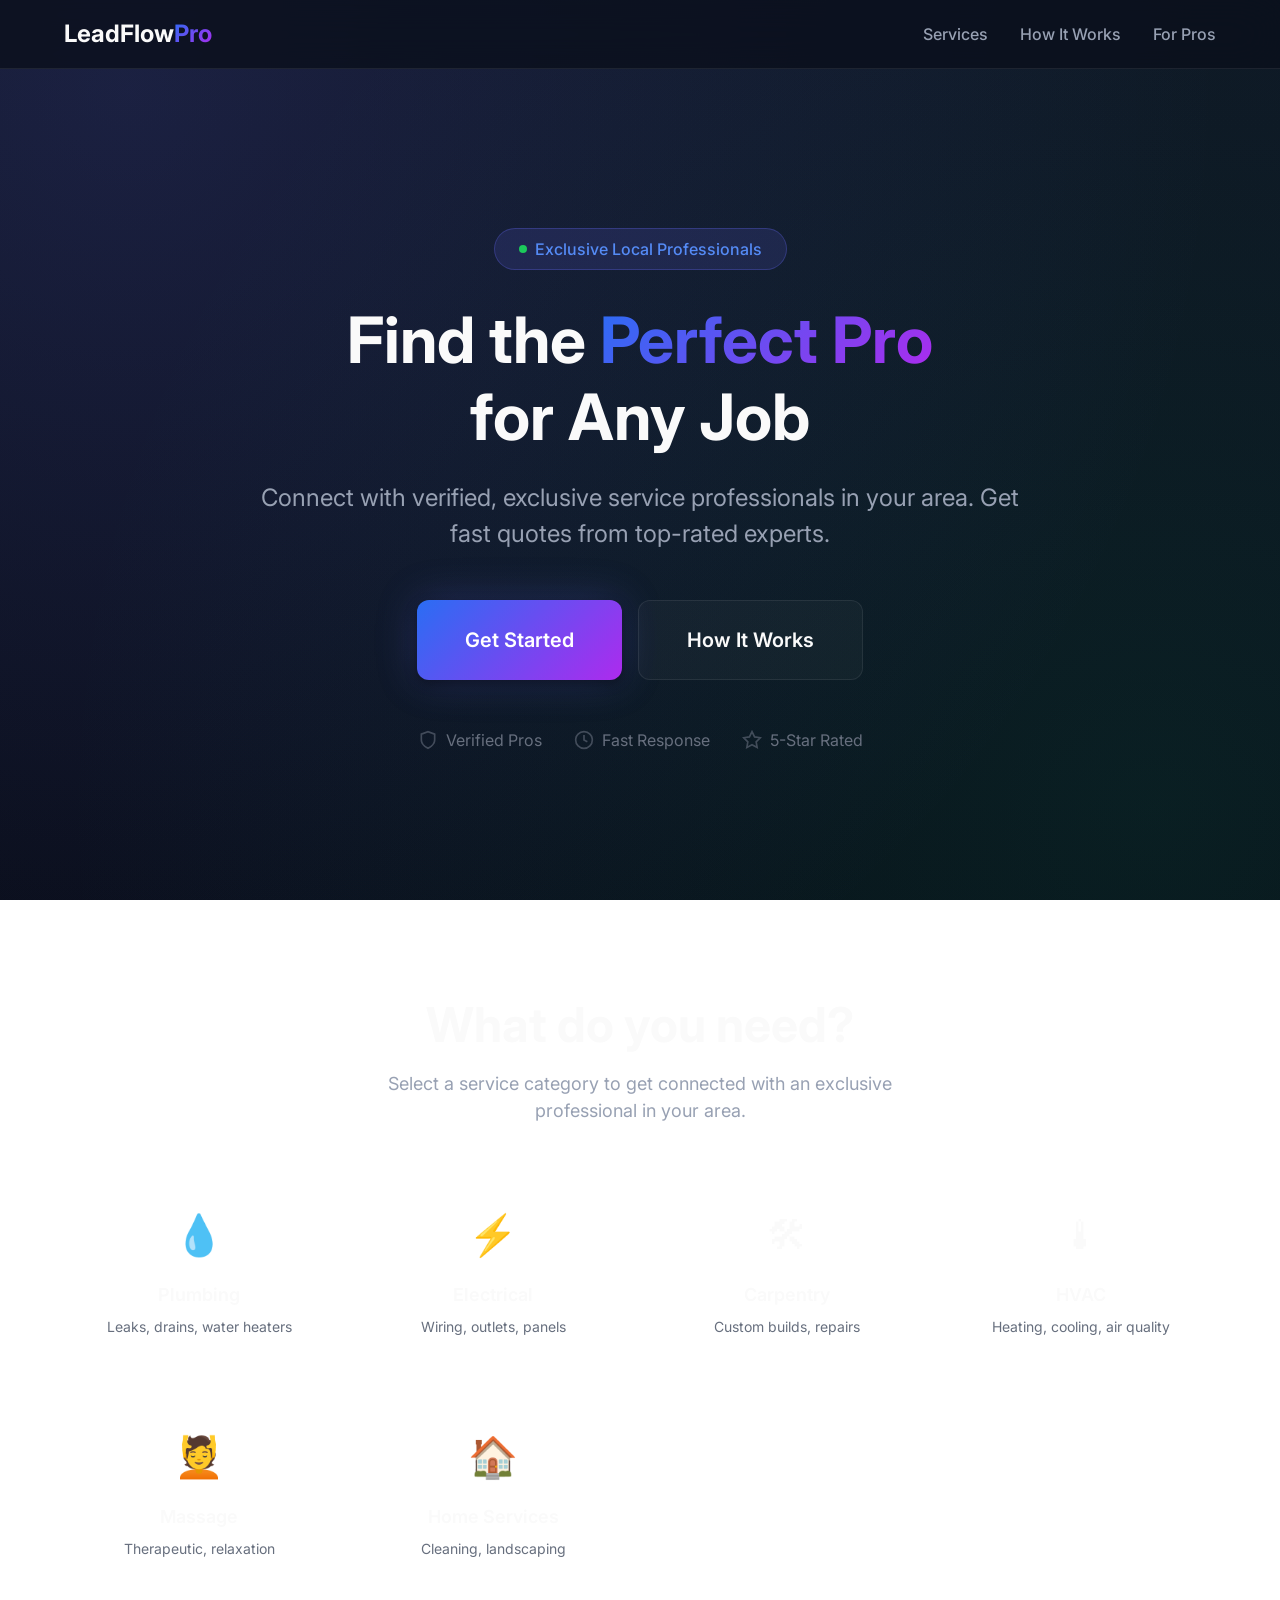
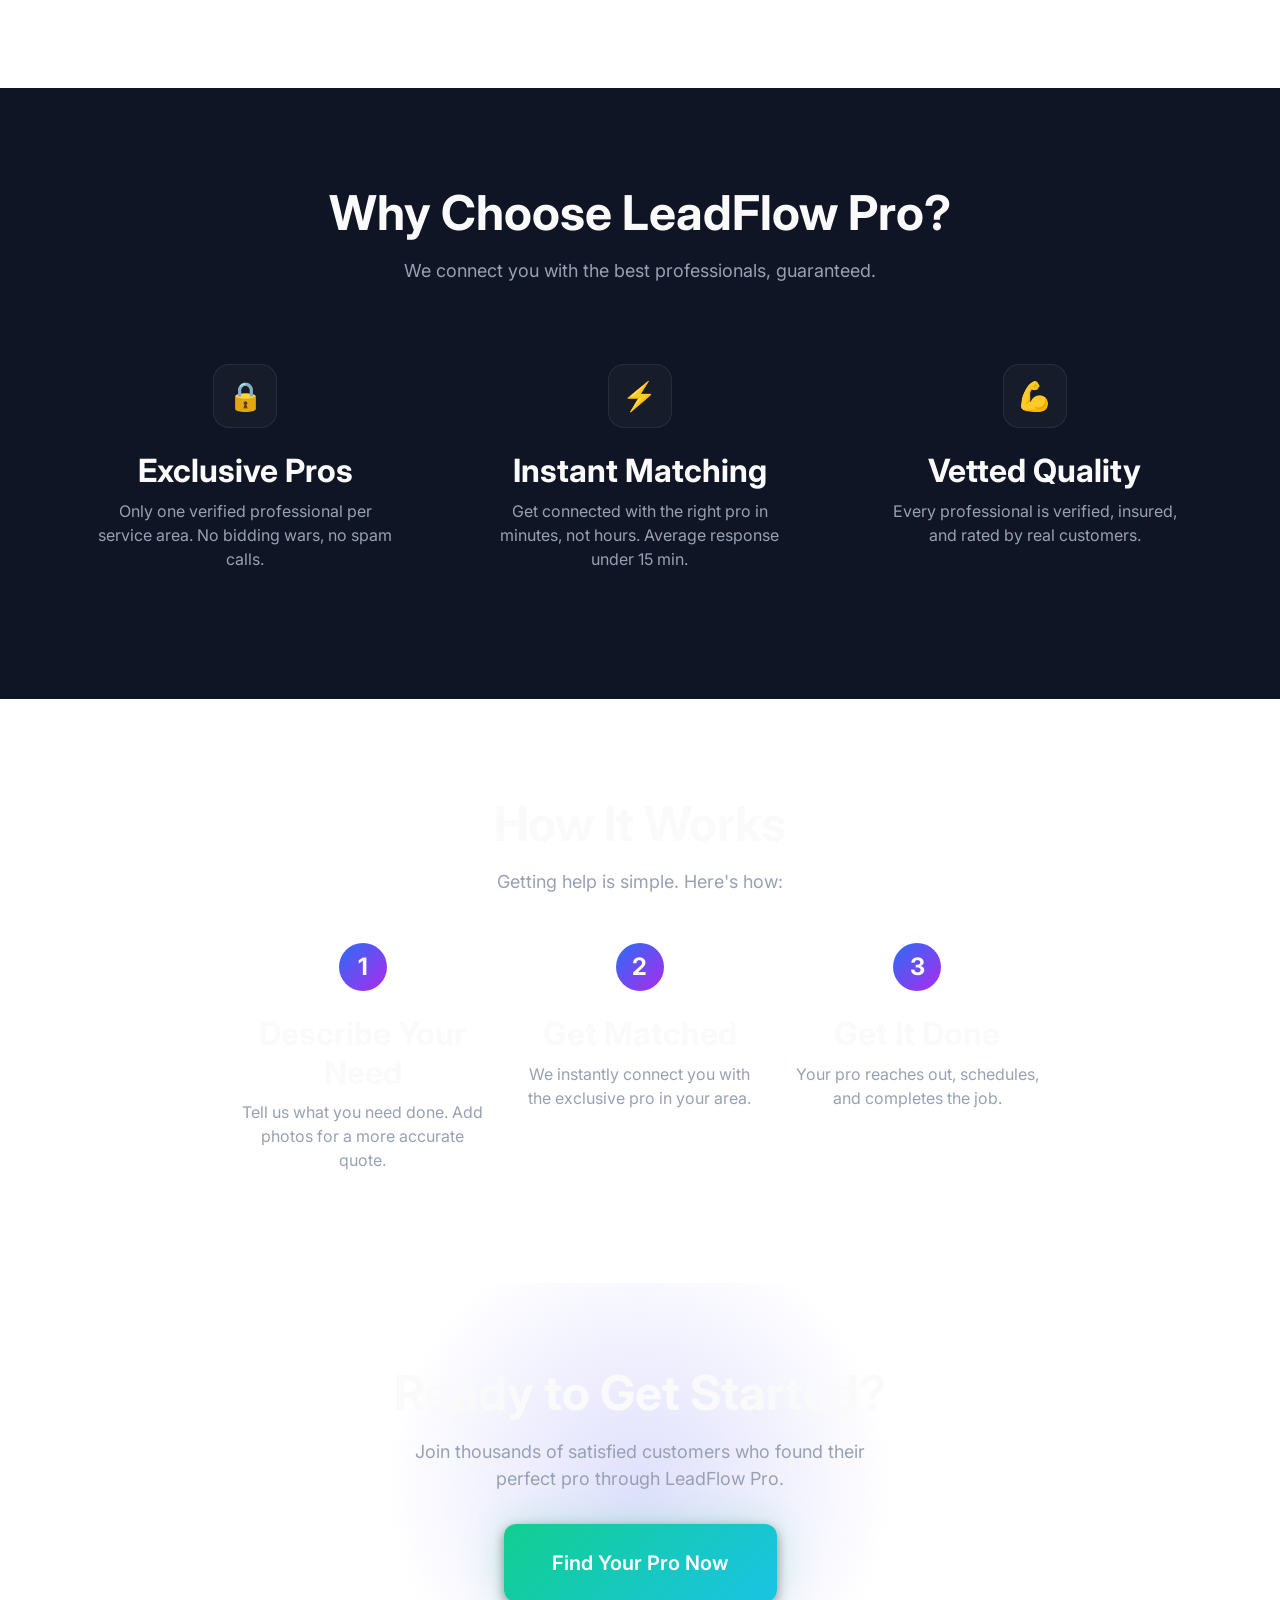
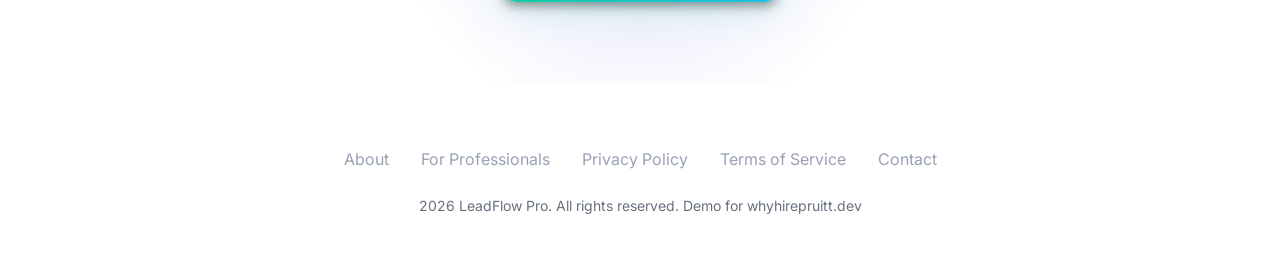
<file: demo/leadflow/index.html>
<!DOCTYPE html>
<html lang="en">

<head>
    <meta charset="UTF-8">
    <meta name="viewport" content="width=device-width, initial-scale=1.0">
    <meta name="description"
        content="Find exclusive, verified service professionals in your area. Get quotes from top-rated plumbers, electricians, carpenters, and more.">
    <title>LeadFlow Pro | Find Top Service Professionals</title>
    <link rel="preconnect" href="https://fonts.googleapis.com">
    <link rel="preconnect" href="https://fonts.gstatic.com" crossorigin>
    <link href="https://fonts.googleapis.com/css2?family=Inter:wght@400;500;600;700&display=swap" rel="stylesheet">
    <link rel="stylesheet" href="css/design-system.css">
    <style>
        /* Landing page specific styles */
        .hero-badge {
            display: inline-flex;
            align-items: center;
            gap: var(--space-sm);
            padding: var(--space-sm) var(--space-lg);
            background: rgba(99, 102, 241, 0.15);
            border: 1px solid rgba(99, 102, 241, 0.3);
            border-radius: var(--radius-full);
            font-size: var(--font-size-sm);
            font-weight: var(--font-weight-medium);
            color: var(--color-primary-light);
            margin-bottom: var(--space-xl);
            animation: fadeIn 0.5s ease;
        }

        .hero-badge::before {
            content: '';
            width: 8px;
            height: 8px;
            background: var(--color-success);
            border-radius: 50%;
            animation: pulse 2s ease-in-out infinite;
        }

        .hero-title {
            animation: slideUp 0.6s ease;
        }

        .hero-subtitle {
            animation: slideUp 0.7s ease;
        }

        .hero-cta {
            display: flex;
            flex-direction: column;
            gap: var(--space-md);
            margin-top: var(--space-2xl);
            animation: slideUp 0.8s ease;
        }

        @media (min-width: 480px) {
            .hero-cta {
                flex-direction: row;
                justify-content: center;
            }
        }

        .categories-section {
            padding: var(--space-4xl) 0;
        }

        .section-header {
            text-align: center;
            margin-bottom: var(--space-2xl);
        }

        .section-header h2 {
            margin-bottom: var(--space-md);
        }

        .section-header p {
            color: var(--color-text-secondary);
            max-width: 600px;
            margin: 0 auto;
        }

        /* Category card enhancements */
        .category-card {
            position: relative;
            overflow: hidden;
        }

        .category-card::before {
            content: '';
            position: absolute;
            top: 0;
            left: 0;
            right: 0;
            height: 3px;
            background: var(--gradient-primary);
            transform: scaleX(0);
            transition: transform var(--transition-base);
        }

        .category-card:hover::before {
            transform: scaleX(1);
        }

        .category-description {
            font-size: var(--font-size-xs);
            color: var(--color-text-muted);
            margin-top: var(--space-sm);
        }

        /* Features section */
        .features-section {
            padding: var(--space-4xl) 0;
            background: var(--color-bg-secondary);
        }

        .feature-grid {
            display: grid;
            grid-template-columns: 1fr;
            gap: var(--space-xl);
        }

        @media (min-width: 768px) {
            .feature-grid {
                grid-template-columns: repeat(3, 1fr);
            }
        }

        .feature-card {
            text-align: center;
            padding: var(--space-xl);
        }

        .feature-icon {
            width: 64px;
            height: 64px;
            margin: 0 auto var(--space-lg);
            background: var(--glass-bg);
            border: 1px solid var(--glass-border);
            border-radius: var(--radius-xl);
            display: flex;
            align-items: center;
            justify-content: center;
            font-size: 1.75rem;
        }

        .feature-card h3 {
            margin-bottom: var(--space-sm);
        }

        .feature-card p {
            color: var(--color-text-secondary);
            font-size: var(--font-size-sm);
        }

        /* How it works */
        .how-it-works {
            padding: var(--space-4xl) 0;
        }

        .steps {
            display: grid;
            grid-template-columns: 1fr;
            gap: var(--space-xl);
            max-width: 800px;
            margin: 0 auto;
        }

        @media (min-width: 768px) {
            .steps {
                grid-template-columns: repeat(3, 1fr);
            }
        }

        .step {
            text-align: center;
            position: relative;
        }

        .step-number {
            width: 48px;
            height: 48px;
            background: var(--gradient-primary);
            border-radius: var(--radius-full);
            display: flex;
            align-items: center;
            justify-content: center;
            font-size: var(--font-size-xl);
            font-weight: var(--font-weight-bold);
            margin: 0 auto var(--space-lg);
        }

        .step h3 {
            margin-bottom: var(--space-sm);
        }

        .step p {
            color: var(--color-text-secondary);
            font-size: var(--font-size-sm);
        }

        /* CTA section */
        .cta-section {
            padding: var(--space-4xl) 0;
            text-align: center;
            position: relative;
        }

        .cta-section::before {
            content: '';
            position: absolute;
            top: 50%;
            left: 50%;
            transform: translate(-50%, -50%);
            width: 600px;
            height: 400px;
            background: radial-gradient(circle, rgba(99, 102, 241, 0.2) 0%, transparent 70%);
            pointer-events: none;
        }

        .cta-content {
            position: relative;
            z-index: 1;
        }

        .cta-content h2 {
            margin-bottom: var(--space-md);
        }

        .cta-content p {
            color: var(--color-text-secondary);
            max-width: 500px;
            margin: 0 auto var(--space-xl);
        }

        /* Footer */
        .footer {
            padding: var(--space-2xl) 0;
            border-top: 1px solid var(--glass-border);
            text-align: center;
        }

        .footer-links {
            display: flex;
            justify-content: center;
            gap: var(--space-xl);
            margin-bottom: var(--space-lg);
            flex-wrap: wrap;
        }

        .footer-link {
            color: var(--color-text-secondary);
            font-size: var(--font-size-sm);
        }

        .footer-link:hover {
            color: var(--color-text-primary);
        }

        .footer-copyright {
            color: var(--color-text-muted);
            font-size: var(--font-size-xs);
        }

        /* Trust badges */
        .trust-badges {
            display: flex;
            justify-content: center;
            gap: var(--space-xl);
            margin-top: var(--space-2xl);
            flex-wrap: wrap;
        }

        .trust-badge {
            display: flex;
            align-items: center;
            gap: var(--space-sm);
            color: var(--color-text-muted);
            font-size: var(--font-size-sm);
        }

        .trust-badge svg {
            width: 20px;
            height: 20px;
            opacity: 0.6;
        }
    </style>
</head>

<body>
    <!-- Navigation -->
    <nav class="nav">
        <div class="nav-container">
            <a href="index.html" class="nav-logo">LeadFlow<span class="text-gradient">Pro</span></a>
            <div class="nav-links">
                <a href="#categories" class="nav-link">Services</a>
                <a href="#how-it-works" class="nav-link">How It Works</a>
                <a href="../provider/index.html" class="nav-link">For Pros</a>
            </div>
            <button class="nav-toggle" aria-label="Toggle menu" onclick="toggleMobileNav()">
                <span></span>
                <span></span>
                <span></span>
            </button>
        </div>
    </nav>

    <!-- Mobile Navigation -->
    <div class="nav-mobile" id="mobileNav">
        <a href="#categories" class="nav-link" onclick="toggleMobileNav()">Services</a>
        <a href="#how-it-works" class="nav-link" onclick="toggleMobileNav()">How It Works</a>
        <a href="../provider/index.html" class="nav-link">For Pros</a>
    </div>

    <main>
        <!-- Hero Section -->
        <section class="hero">
            <div class="container">
                <div class="hero-content">
                    <div class="hero-badge">
                        Exclusive Local Professionals
                    </div>
                    <h1 class="hero-title">
                        Find the <span class="text-gradient">Perfect Pro</span><br>
                        for Any Job
                    </h1>
                    <p class="hero-subtitle">
                        Connect with verified, exclusive service professionals in your area.
                        Get fast quotes from top-rated experts.
                    </p>
                    <div class="hero-cta">
                        <a href="#categories" class="btn btn-primary btn-lg">Get Started</a>
                        <a href="#how-it-works" class="btn btn-secondary btn-lg">How It Works</a>
                    </div>
                    <div class="trust-badges">
                        <div class="trust-badge">
                            <svg viewBox="0 0 24 24" fill="none" stroke="currentColor" stroke-width="2">
                                <path d="M12 22s8-4 8-10V5l-8-3-8 3v7c0 6 8 10 8 10z" />
                            </svg>
                            Verified Pros
                        </div>
                        <div class="trust-badge">
                            <svg viewBox="0 0 24 24" fill="none" stroke="currentColor" stroke-width="2">
                                <circle cx="12" cy="12" r="10" />
                                <polyline points="12 6 12 12 16 14" />
                            </svg>
                            Fast Response
                        </div>
                        <div class="trust-badge">
                            <svg viewBox="0 0 24 24" fill="none" stroke="currentColor" stroke-width="2">
                                <path
                                    d="M12 2l3.09 6.26L22 9.27l-5 4.87 1.18 6.88L12 17.77l-6.18 3.25L7 14.14 2 9.27l6.91-1.01L12 2z" />
                            </svg>
                            5-Star Rated
                        </div>
                    </div>
                </div>
            </div>
        </section>

        <!-- Categories Section -->
        <section class="categories-section" id="categories">
            <div class="container">
                <div class="section-header">
                    <h2>What do you need?</h2>
                    <p>Select a service category to get connected with an exclusive professional in your area.</p>
                </div>
                <div class="category-grid">
                    <a href="plumbing.html" class="category-card animate-slide-up stagger-1">
                        <span class="category-icon">&#128167;</span>
                        <span class="category-name">Plumbing</span>
                        <span class="category-description">Leaks, drains, water heaters</span>
                    </a>
                    <a href="#" class="category-card animate-slide-up stagger-2" onclick="showComingSoon(event)">
                        <span class="category-icon">&#9889;</span>
                        <span class="category-name">Electrical</span>
                        <span class="category-description">Wiring, outlets, panels</span>
                    </a>
                    <a href="#" class="category-card animate-slide-up stagger-3" onclick="showComingSoon(event)">
                        <span class="category-icon">&#128736;</span>
                        <span class="category-name">Carpentry</span>
                        <span class="category-description">Custom builds, repairs</span>
                    </a>
                    <a href="#" class="category-card animate-slide-up stagger-4" onclick="showComingSoon(event)">
                        <span class="category-icon">&#127777;</span>
                        <span class="category-name">HVAC</span>
                        <span class="category-description">Heating, cooling, air quality</span>
                    </a>
                    <a href="#" class="category-card animate-slide-up stagger-5" onclick="showComingSoon(event)">
                        <span class="category-icon">&#128134;</span>
                        <span class="category-name">Massage</span>
                        <span class="category-description">Therapeutic, relaxation</span>
                    </a>
                    <a href="#" class="category-card animate-slide-up stagger-6" onclick="showComingSoon(event)">
                        <span class="category-icon">&#127968;</span>
                        <span class="category-name">Home Services</span>
                        <span class="category-description">Cleaning, landscaping</span>
                    </a>
                </div>
            </div>
        </section>

        <!-- Features Section -->
        <section class="features-section">
            <div class="container">
                <div class="section-header">
                    <h2>Why Choose LeadFlow Pro?</h2>
                    <p>We connect you with the best professionals, guaranteed.</p>
                </div>
                <div class="feature-grid">
                    <div class="feature-card">
                        <div class="feature-icon">&#128274;</div>
                        <h3>Exclusive Pros</h3>
                        <p>Only one verified professional per service area. No bidding wars, no spam calls.</p>
                    </div>
                    <div class="feature-card">
                        <div class="feature-icon">&#9889;</div>
                        <h3>Instant Matching</h3>
                        <p>Get connected with the right pro in minutes, not hours. Average response under 15 min.</p>
                    </div>
                    <div class="feature-card">
                        <div class="feature-icon">&#128170;</div>
                        <h3>Vetted Quality</h3>
                        <p>Every professional is verified, insured, and rated by real customers.</p>
                    </div>
                </div>
            </div>
        </section>

        <!-- How It Works -->
        <section class="how-it-works" id="how-it-works">
            <div class="container">
                <div class="section-header">
                    <h2>How It Works</h2>
                    <p>Getting help is simple. Here's how:</p>
                </div>
                <div class="steps">
                    <div class="step">
                        <div class="step-number">1</div>
                        <h3>Describe Your Need</h3>
                        <p>Tell us what you need done. Add photos for a more accurate quote.</p>
                    </div>
                    <div class="step">
                        <div class="step-number">2</div>
                        <h3>Get Matched</h3>
                        <p>We instantly connect you with the exclusive pro in your area.</p>
                    </div>
                    <div class="step">
                        <div class="step-number">3</div>
                        <h3>Get It Done</h3>
                        <p>Your pro reaches out, schedules, and completes the job.</p>
                    </div>
                </div>
            </div>
        </section>

        <!-- CTA Section -->
        <section class="cta-section">
            <div class="container">
                <div class="cta-content">
                    <h2>Ready to Get Started?</h2>
                    <p>Join thousands of satisfied customers who found their perfect pro through LeadFlow Pro.</p>
                    <a href="#categories" class="btn btn-accent btn-lg">Find Your Pro Now</a>
                </div>
            </div>
        </section>
    </main>

    <!-- Footer -->
    <footer class="footer">
        <div class="container">
            <div class="footer-links">
                <a href="#" class="footer-link">About</a>
                <a href="#" class="footer-link">For Professionals</a>
                <a href="#" class="footer-link">Privacy Policy</a>
                <a href="#" class="footer-link">Terms of Service</a>
                <a href="#" class="footer-link">Contact</a>
            </div>
            <p class="footer-copyright">
                2026 LeadFlow Pro. All rights reserved. Demo for whyhirepruitt.dev
            </p>
        </div>
    </footer>

    <!-- Toast Container -->
    <div class="toast-container" id="toastContainer"></div>

    <script>
        // Mobile navigation toggle
        function toggleMobileNav() {
            document.getElementById('mobileNav').classList.toggle('active');
        }

        // Coming soon toast
        function showComingSoon(event) {
            event.preventDefault();
            showToast('Coming Soon! Plumbing is currently the demo category.', 'info');
        }

        // Toast notification
        function showToast(message, type = 'info') {
            const container = document.getElementById('toastContainer');
            const toast = document.createElement('div');
            toast.className = `toast toast-${type}`;
            toast.textContent = message;
            container.appendChild(toast);

            setTimeout(() => {
                toast.style.opacity = '0';
                setTimeout(() => toast.remove(), 300);
            }, 3000);
        }

        // Smooth scroll for anchor links
        document.querySelectorAll('a[href^="#"]').forEach(anchor => {
            anchor.addEventListener('click', function (e) {
                const href = this.getAttribute('href');
                if (href !== '#') {
                    e.preventDefault();
                    document.querySelector(href).scrollIntoView({
                        behavior: 'smooth'
                    });
                }
            });
        });
    </script>
</body>

</html>
</file>
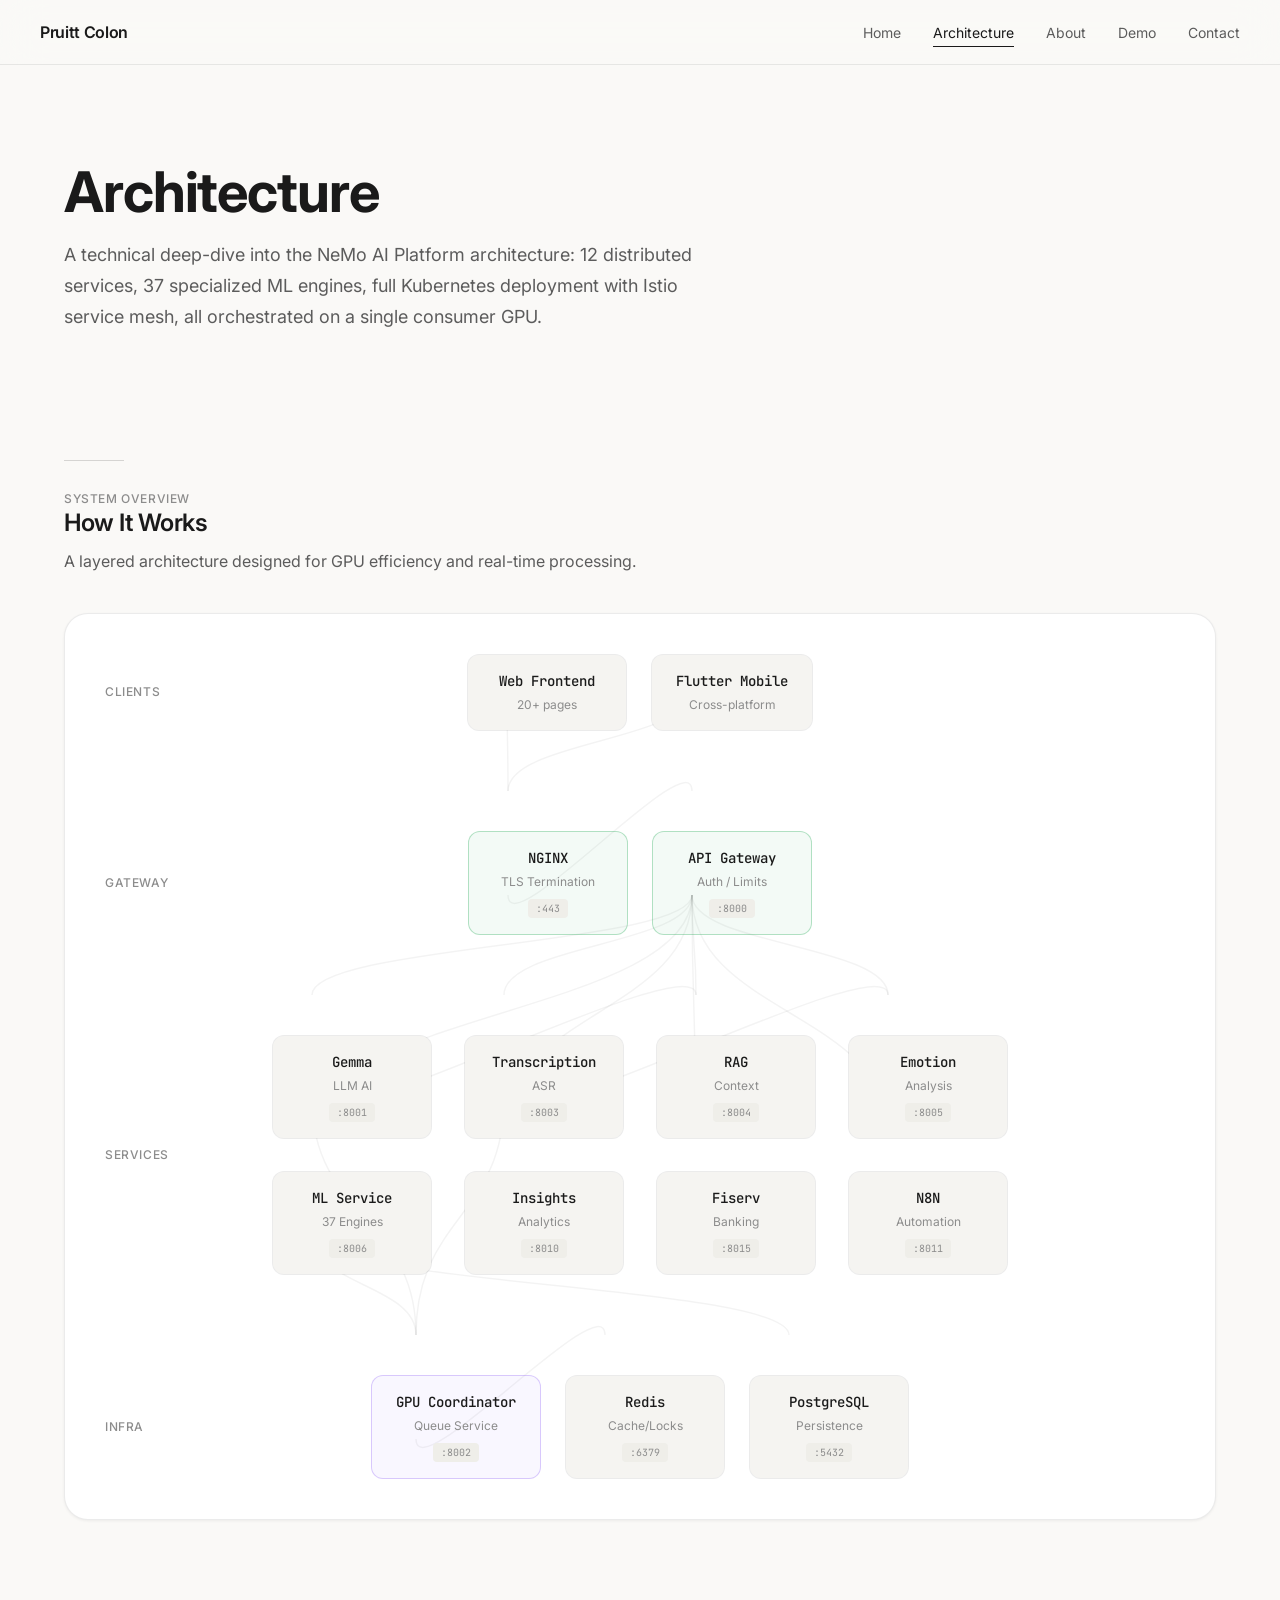
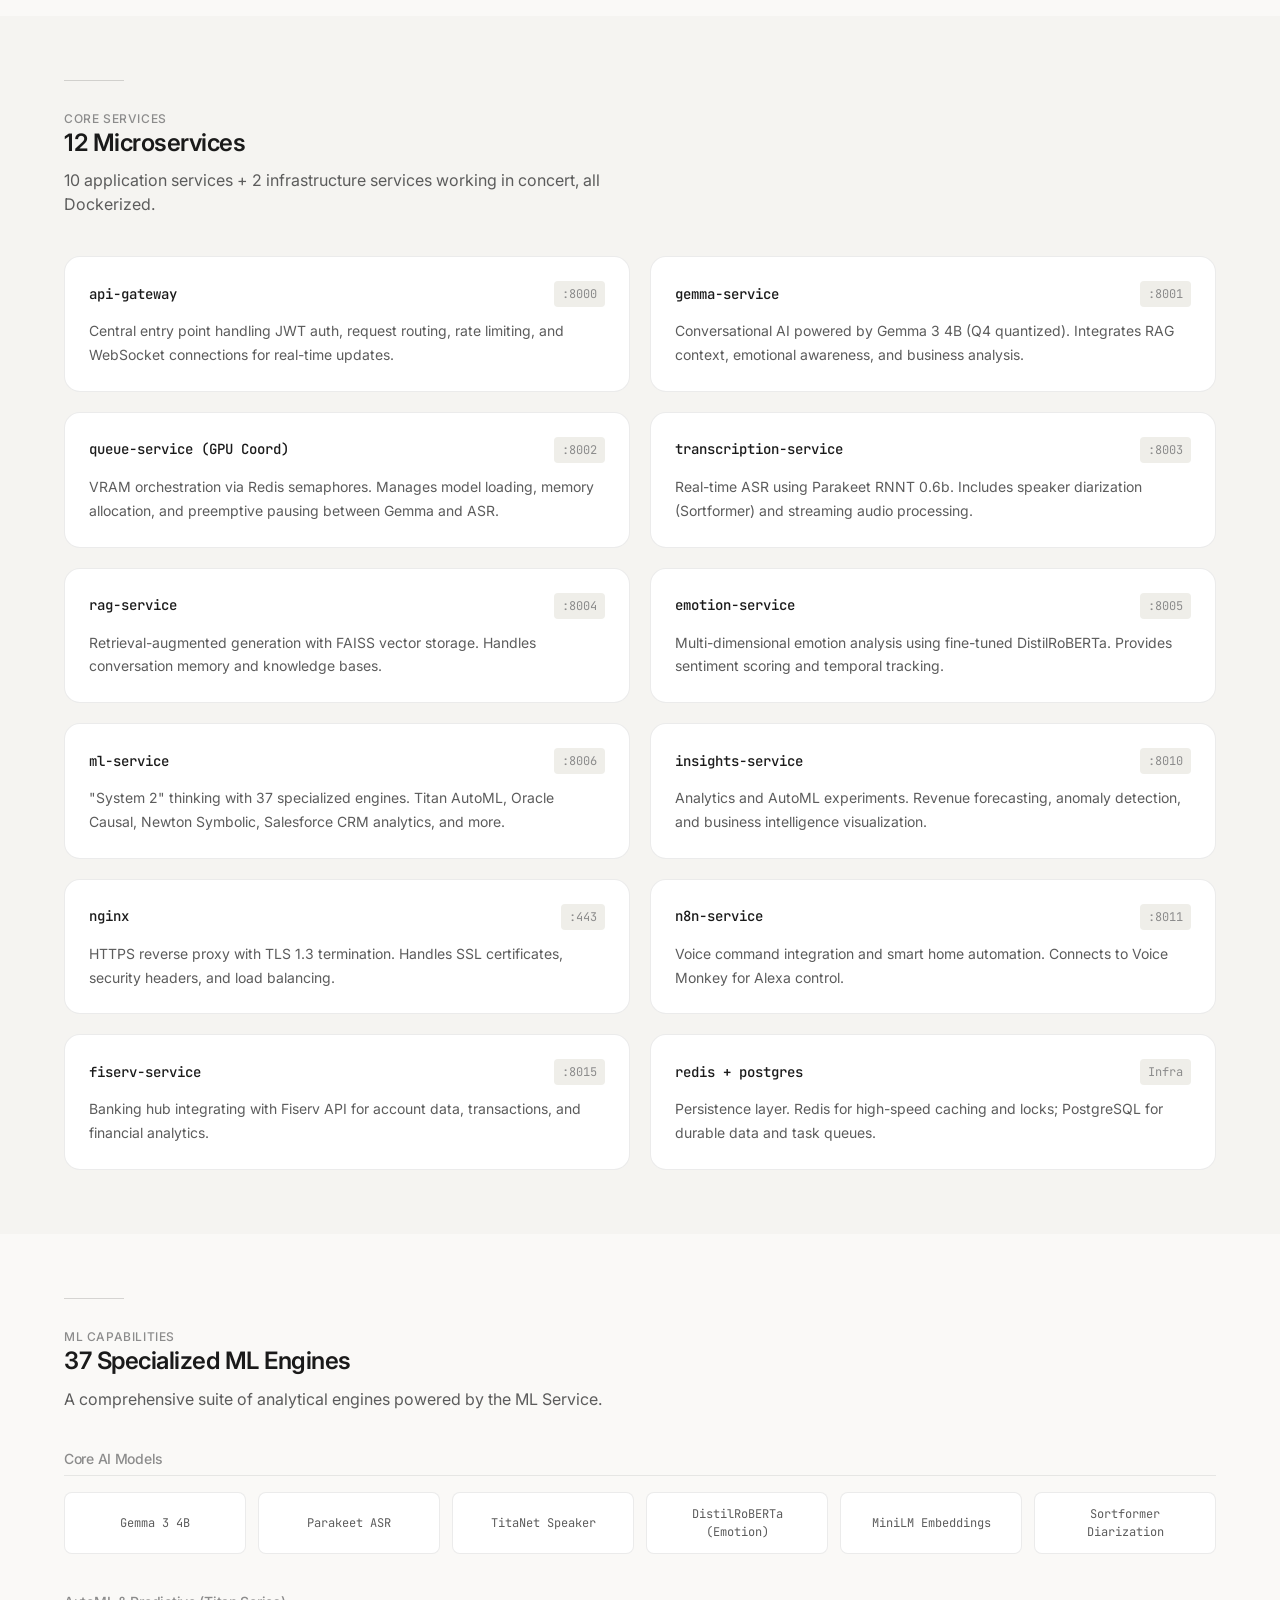
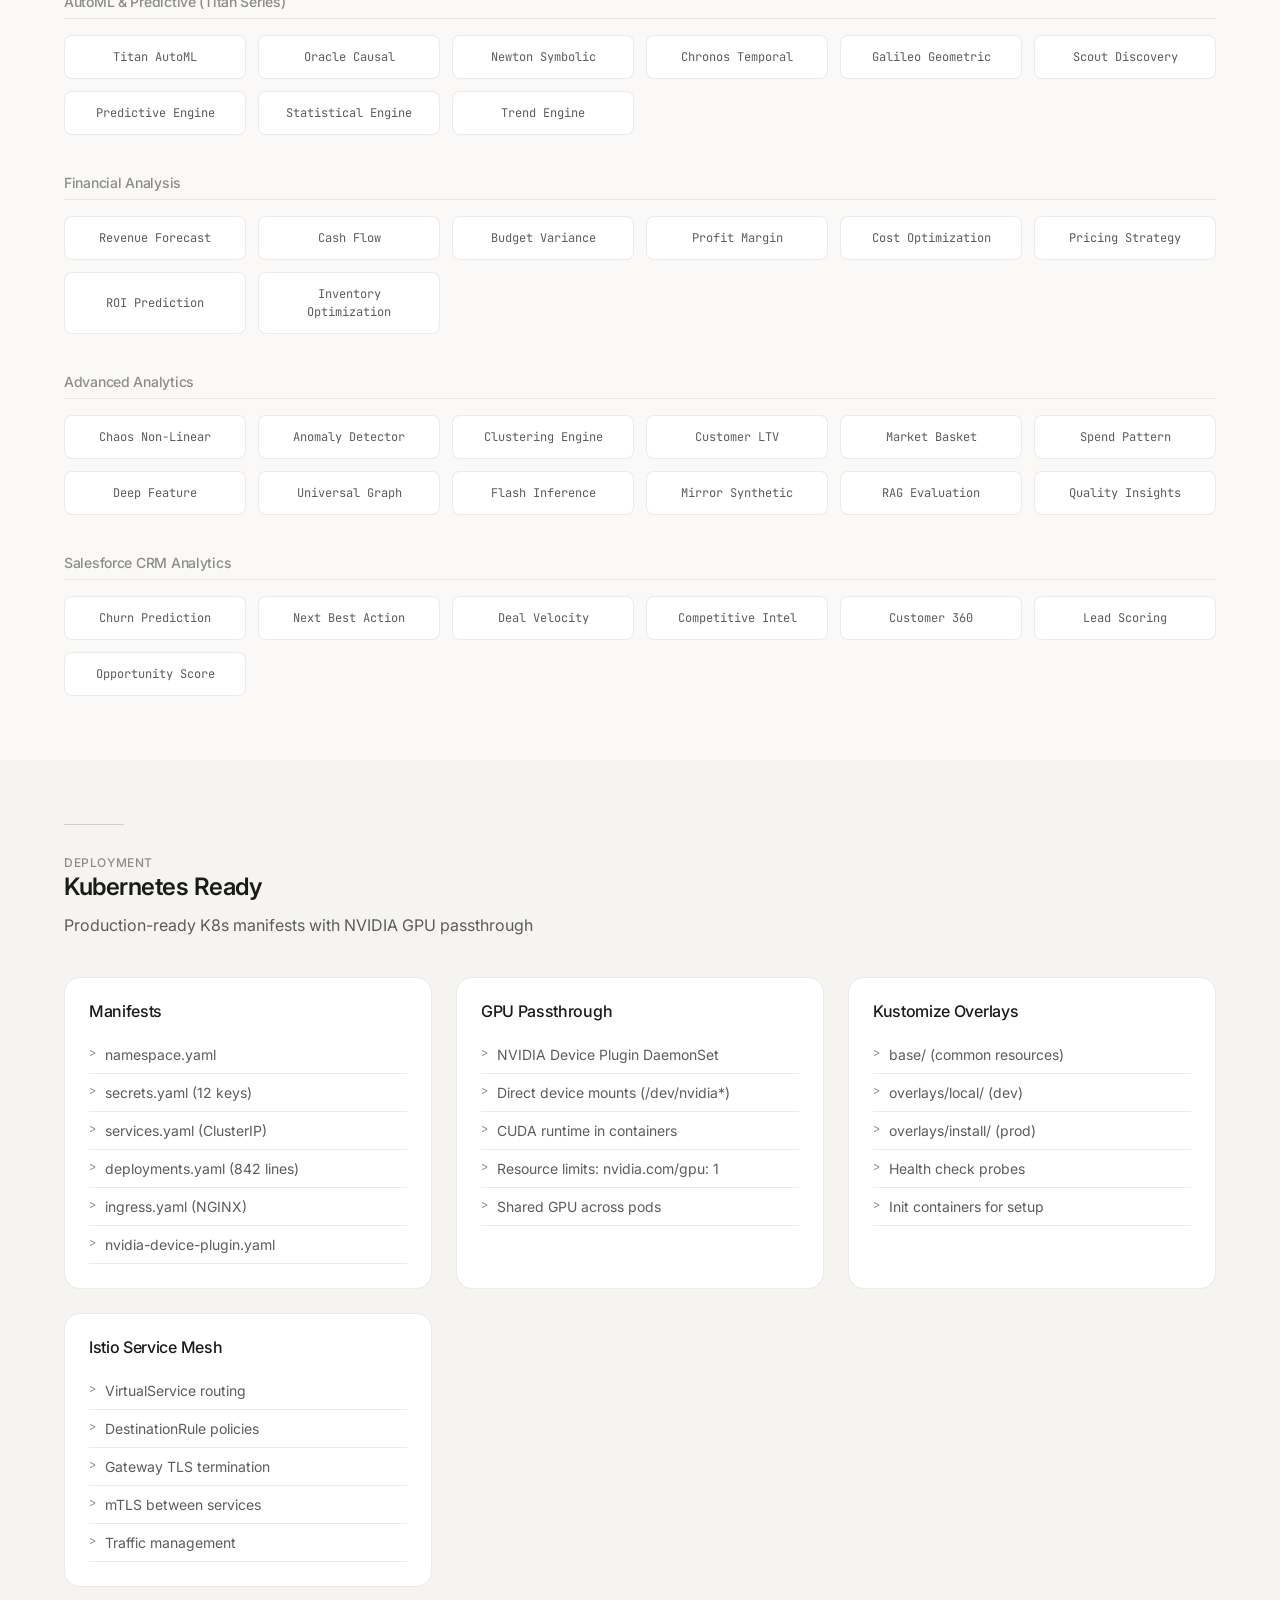
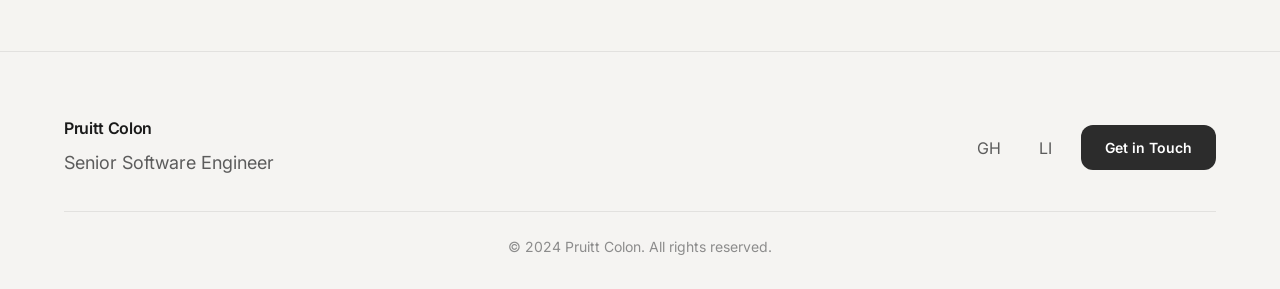
<file: architecture.html>
<!DOCTYPE html>
<html lang="en">

<head>
  <meta charset="UTF-8">
  <meta name="viewport" content="width=device-width, initial-scale=1.0">
  <title>Architecture - Pruitt Colon</title>
  <meta name="description" content="Technical deep-dive into the NeMo AI Platform architecture.">

  <link rel="preconnect" href="https://fonts.googleapis.com">
  <link rel="preconnect" href="https://fonts.gstatic.com" crossorigin>
  <link
    href="https://fonts.googleapis.com/css2?family=Inter:wght@400;500;600;700&family=JetBrains+Mono:wght@400;500&display=swap"
    rel="stylesheet">

  <link rel="stylesheet" href="css/design-system.css">
  <style>
    /* Architecture Hero */
    .arch-hero {
      padding: var(--space-40) 0 var(--space-16);
      position: relative;
      overflow: hidden;
    }

    .arch-intro {
      max-width: 640px;
    }

    .arch-intro h1 {
      font-size: clamp(2.5rem, 5vw, 3.5rem);
      font-weight: var(--weight-bold);
      letter-spacing: var(--tracking-tight);
      margin-bottom: var(--space-4);
    }

    .arch-intro p {
      font-size: var(--text-lg);
      color: var(--text-secondary);
      line-height: var(--leading-relaxed);
    }

    /* Visual Architecture Diagram - SVG Overlay Based */
    .arch-visual-section {
      padding: var(--space-16) 0 var(--space-24);
    }

    .section-label {
      font-size: var(--text-xs);
      font-weight: var(--weight-medium);
      color: var(--text-tertiary);
      text-transform: uppercase;
      letter-spacing: var(--tracking-wider);
      margin-bottom: var(--space-4);
    }

    .section-title {
      font-size: var(--text-2xl);
      font-weight: var(--weight-semibold);
      margin-bottom: var(--space-3);
    }

    .section-desc {
      color: var(--text-secondary);
      max-width: 600px;
      margin-bottom: var(--space-10);
    }

    /* New Diagram Styles */
    .arch-diagram {
      background: var(--bg-elevated);
      border: 1px solid var(--border);
      border-radius: var(--radius-2xl);
      padding: var(--space-10);
      box-shadow: var(--shadow-sm);
      overflow-x: auto;
      /* Allow scrolling if it gets too wide */
      position: relative;
    }

    .diagram-layers {
      display: flex;
      flex-direction: column;
      gap: 100px;
      /* Increased gap for clear lines */
      min-width: 1000px;
      /* Ensure enough width */
      position: relative;
      z-index: 2;
      align-items: center;
      /* Center everything */
    }

    .diagram-layer {
      display: flex;
      align-items: center;
      gap: var(--space-4);
      position: relative;
      width: 100%;
      justify-content: center;
    }

    .layer-label {
      position: absolute;
      left: 0;
      top: 50%;
      transform: translateY(-50%);
      width: 80px;
      font-size: var(--text-xs);
      font-weight: var(--weight-medium);
      color: var(--text-tertiary);
      text-transform: uppercase;
      letter-spacing: var(--tracking-wider);
    }

    .layer-content {
      display: flex;
      /* Default flex */
      gap: var(--space-6);
      justify-content: center;
      position: relative;
    }

    /* Grid for Services to prevent messy wrapping */
    #layer-services .layer-content {
      display: grid;
      grid-template-columns: repeat(4, 1fr);
      gap: var(--space-8);
      /* wider gap */
    }

    .diagram-node {
      padding: var(--space-4) var(--space-6);
      background: var(--bg-secondary);
      border: 1px solid var(--border);
      border-radius: var(--radius-lg);
      text-align: center;
      transition: all var(--duration-fast) var(--ease-out);
      position: relative;
      z-index: 2;
      min-width: 160px;
      background-clip: padding-box;
      /* Cleaner borders */
    }

    .diagram-node:hover {
      border-color: var(--border-hover);
      transform: translateY(-4px);
      box-shadow: var(--shadow-md);
      background: var(--bg-elevated);
    }

    /* Node States */
    .diagram-node.active-pulse {
      animation: pulse 2s infinite;
      border-color: var(--success);
      color: var(--text-primary);
    }

    .diagram-node.gateway {
      border-color: rgba(22, 163, 74, 0.3);
      background: rgba(22, 163, 74, 0.05);
    }

    .diagram-node.gpu-node {
      border-color: rgba(139, 92, 246, 0.3);
      background: rgba(139, 92, 246, 0.05);
    }

    .node-name {
      font-family: var(--font-mono);
      font-size: var(--text-sm);
      font-weight: var(--weight-medium);
      margin-bottom: var(--space-1);
    }

    .node-desc {
      font-size: var(--text-xs);
      color: var(--text-tertiary);
    }

    .node-port {
      display: inline-block;
      margin-top: var(--space-2);
      padding: 2px 8px;
      font-family: var(--font-mono);
      font-size: 10px;
      color: var(--text-tertiary);
      background: var(--bg-tertiary);
      border-radius: var(--radius-sm);
    }

    /* SVG Overlay */
    .svg-overlay {
      position: absolute;
      top: 0;
      left: 0;
      width: 100%;
      height: 100%;
      z-index: 1;
      pointer-events: none;
    }

    .connector-path {
      fill: none;
      stroke: var(--border);
      stroke-width: 1.5;
      opacity: 0.6;
      transition: stroke 0.3s ease, opacity 0.3s ease, stroke-width 0.3s ease;
    }

    .connector-path.active {
      stroke: var(--success);
      stroke-width: 2.5;
      opacity: 1;
      stroke-dasharray: 10;
      animation: flow 1s linear infinite;
    }

    /* Services Grid */
    .services-section {
      padding: var(--space-16) 0;
      background: var(--bg-secondary);
    }

    .services-grid {
      display: grid;
      grid-template-columns: repeat(2, 1fr);
      gap: var(--space-5);
    }

    @media (max-width: 768px) {
      .services-grid {
        grid-template-columns: 1fr;
      }
    }

    /* Mobile Architecture Diagram - Progressive Disclosure */
    @media (max-width: 900px) {
      .arch-diagram {
        padding: var(--space-6);
        overflow-x: visible;
      }

      .diagram-layers {
        min-width: unset;
        gap: 24px;
      }

      .svg-overlay {
        display: none;
        /* Hide connector lines on mobile - visual clarity */
      }

      .layer-label {
        position: relative;
        left: auto;
        top: auto;
        transform: none;
        width: auto;
        margin-bottom: var(--space-2);
        text-align: center;
        font-size: var(--text-sm);
        padding: var(--space-1) var(--space-3);
        background: var(--bg-tertiary);
        border-radius: var(--radius-sm);
        display: inline-block;
      }

      .diagram-layer {
        flex-direction: column;
        align-items: center;
        padding: var(--space-4);
        background: var(--bg-secondary);
        border: 1px solid var(--border);
        border-radius: var(--radius-lg);
      }

      .layer-content {
        width: 100%;
        justify-content: center;
      }

      #layer-services .layer-content {
        grid-template-columns: repeat(2, 1fr);
        gap: var(--space-3);
      }

      .diagram-node {
        min-width: unset;
        width: 100%;
        padding: var(--space-3) var(--space-4);
      }

      .node-name {
        font-size: var(--text-xs);
      }

      .node-desc {
        font-size: 10px;
      }

      .node-port {
        font-size: 9px;
        margin-top: var(--space-1);
      }
    }

    @media (max-width: 480px) {
      .arch-diagram {
        padding: var(--space-4);
      }

      .diagram-layers {
        gap: 16px;
      }

      #layer-services .layer-content {
        grid-template-columns: 1fr;
        /* Single column on phone */
      }

      .diagram-layer {
        padding: var(--space-3);
      }

      .layer-content {
        flex-direction: column;
        gap: var(--space-2);
      }

      .diagram-node {
        padding: var(--space-2) var(--space-3);
      }
    }

    .service-card {
      padding: var(--space-6);
      background: var(--bg-elevated);
      border: 1px solid var(--border);
      border-radius: var(--radius-xl);
      transition: all var(--duration-fast) var(--ease-out);
    }

    .service-card:hover {
      border-color: var(--border-hover);
      box-shadow: var(--shadow-md);
      transform: translateY(-2px);
    }

    .service-header {
      display: flex;
      align-items: center;
      justify-content: space-between;
      margin-bottom: var(--space-3);
    }

    .service-name {
      font-family: var(--font-mono);
      font-size: var(--text-sm);
      font-weight: var(--weight-medium);
    }

    .service-port {
      font-family: var(--font-mono);
      font-size: var(--text-xs);
      color: var(--text-tertiary);
      padding: var(--space-1) var(--space-2);
      background: var(--bg-tertiary);
      border-radius: var(--radius-sm);
    }

    .service-desc {
      font-size: var(--text-sm);
      color: var(--text-secondary);
      line-height: var(--leading-relaxed);
    }

    /* ML Engines Section */
    .engines-section {
      padding: var(--space-16) 0;
    }

    .engine-category {
      margin-bottom: var(--space-10);
    }

    .engine-category:last-child {
      margin-bottom: 0;
    }

    .category-title {
      font-size: var(--text-sm);
      font-weight: var(--weight-medium);
      color: var(--text-tertiary);
      margin-bottom: var(--space-4);
      padding-bottom: var(--space-2);
      border-bottom: 1px solid var(--border);
    }

    .engines-grid {
      display: grid;
      grid-template-columns: repeat(auto-fill, minmax(180px, 1fr));
      gap: var(--space-3);
    }

    .engine-item {
      padding: var(--space-3) var(--space-4);
      font-family: var(--font-mono);
      font-size: var(--text-xs);
      color: var(--text-secondary);
      background: var(--bg-elevated);
      border: 1px solid var(--border);
      border-radius: var(--radius-md);
      text-align: center;
      transition: all var(--duration-fast) var(--ease-out);
      display: flex;
      align-items: center;
      justify-content: center;
    }

    .engine-item:hover {
      border-color: var(--border-hover);
      background: var(--bg-secondary);
      transform: translateY(-2px);
    }

    /* K8s Section - Keeping original styling */
    .k8s-section {
      padding: var(--space-16) 0;
      background: var(--bg-secondary);
    }

    .k8s-grid {
      display: grid;
      grid-template-columns: repeat(3, 1fr);
      gap: var(--space-6);
    }

    @media (max-width: 900px) {
      .k8s-grid {
        grid-template-columns: 1fr;
      }
    }

    .k8s-card {
      padding: var(--space-6);
      background: var(--bg-elevated);
      border: 1px solid var(--border);
      border-radius: var(--radius-xl);
    }

    .k8s-card h4 {
      font-size: var(--text-base);
      font-weight: var(--weight-medium);
      margin-bottom: var(--space-4);
    }

    .k8s-list {
      font-size: var(--text-sm);
      color: var(--text-secondary);
    }

    .k8s-list li {
      padding: var(--space-2) 0;
      padding-left: var(--space-4);
      position: relative;
      border-bottom: 1px solid var(--border);
    }

    .k8s-list li::before {
      content: ">";
      position: absolute;
      left: 0;
      color: var(--text-tertiary);
      font-family: var(--font-mono);
      font-size: var(--text-xs);
    }

    /* Decorative */
    .decorative-line {
      width: 60px;
      height: 1px;
      background: var(--border-hover);
      margin-bottom: var(--space-6);
    }
  </style>
</head>

<body>
  <nav class="nav">
    <div class="nav-inner">
      <a href="index.html" class="nav-brand">Pruitt Colon</a>
      <button class="nav-toggle" aria-label="Toggle menu">
        <span></span>
        <span></span>
        <span></span>
      </button>
      <div class="nav-links">
        <a href="index.html" class="nav-link">Home</a>
        <a href="architecture.html" class="nav-link active">Architecture</a>
        <a href="about.html" class="nav-link">About</a>
        <a href="demo/index.html" class="nav-link">Demo</a>
        <a href="contact.html" class="nav-link">Contact</a>
      </div>
    </div>
  </nav>

  <main>
    <section class="arch-hero">
      <div class="container">
        <div class="arch-intro reveal">
          <h1>Architecture</h1>
          <p>A technical deep-dive into the NeMo AI Platform architecture: 12 distributed services, 37 specialized ML
            engines, full Kubernetes
            deployment with Istio service mesh,
            all orchestrated on a single consumer GPU.</p>
        </div>
      </div>
    </section>

    <section class="arch-visual-section">
      <div class="container">
        <div class="decorative-line"></div>
        <span class="section-label">System Overview</span>
        <h2 class="section-title">How It Works</h2>
        <p class="section-desc">A layered architecture designed for GPU efficiency and real-time processing.</p>

        <div class="arch-diagram reveal">

          <!-- SVG Overlay for Connectors -->
          <svg class="svg-overlay" id="diagram-connections">
            <!-- Paths will be drawn dynamically via JS to match node positions -->
          </svg>

          <div class="diagram-layers">
            <!-- Client Layer -->
            <div class="diagram-layer" id="layer-clients">
              <span class="layer-label">Clients</span>
              <div class="layer-content">
                <div class="diagram-node" id="node-frontend">
                  <div class="node-name">Web Frontend</div>
                  <div class="node-desc">20+ pages</div>
                </div>
                <div class="diagram-node" id="node-mobile">
                  <div class="node-name">Flutter Mobile</div>
                  <div class="node-desc">Cross-platform</div>
                </div>
              </div>
            </div>

            <!-- Gateway Layer -->
            <div class="diagram-layer" id="layer-gateway">
              <span class="layer-label">Gateway</span>
              <div class="layer-content">
                <div class="diagram-node gateway" id="node-nginx">
                  <div class="node-name">NGINX</div>
                  <div class="node-desc">TLS Termination</div>
                  <span class="node-port">:443</span>
                </div>
                <div class="diagram-node gateway" id="node-api">
                  <div class="node-name">API Gateway</div>
                  <div class="node-desc">Auth / Limits</div>
                  <span class="node-port">:8000</span>
                </div>
              </div>
            </div>

            <!-- Services Layer (Grid Layout) -->
            <div class="diagram-layer" id="layer-services">
              <span class="layer-label">Services</span>
              <div class="layer-content">
                <!-- Row 1: Core AI -->
                <div class="diagram-node" id="node-gemma">
                  <div class="node-name">Gemma</div>
                  <div class="node-desc">LLM AI</div>
                  <span class="node-port">:8001</span>
                </div>
                <div class="diagram-node" id="node-transcribe">
                  <div class="node-name">Transcription</div>
                  <div class="node-desc">ASR</div>
                  <span class="node-port">:8003</span>
                </div>
                <div class="diagram-node" id="node-rag">
                  <div class="node-name">RAG</div>
                  <div class="node-desc">Context</div>
                  <span class="node-port">:8004</span>
                </div>
                <div class="diagram-node" id="node-emotion">
                  <div class="node-name">Emotion</div>
                  <div class="node-desc">Analysis</div>
                  <span class="node-port">:8005</span>
                </div>

                <!-- Row 2: Integration -->
                <div class="diagram-node" id="node-ml">
                  <div class="node-name">ML Service</div>
                  <div class="node-desc">37 Engines</div>
                  <span class="node-port">:8006</span>
                </div>
                <div class="diagram-node" id="node-insights">
                  <div class="node-name">Insights</div>
                  <div class="node-desc">Analytics</div>
                  <span class="node-port">:8010</span>
                </div>
                <div class="diagram-node" id="node-fiserv">
                  <div class="node-name">Fiserv</div>
                  <div class="node-desc">Banking</div>
                  <span class="node-port">:8015</span>
                </div>
                <div class="diagram-node" id="node-n8n">
                  <div class="node-name">N8N</div>
                  <div class="node-desc">Automation</div>
                  <span class="node-port">:8011</span>
                </div>
              </div>
            </div>

            <!-- GPU / Infra Layer -->
            <div class="diagram-layer" id="layer-infra">
              <span class="layer-label">Infra</span>
              <div class="layer-content">
                <div class="diagram-node gpu-node" id="node-gpu">
                  <div class="node-name">GPU Coordinator</div>
                  <div class="node-desc">Queue Service</div>
                  <span class="node-port">:8002</span>
                </div>
                <div class="diagram-node" id="node-redis">
                  <div class="node-name">Redis</div>
                  <div class="node-desc">Cache/Locks</div>
                  <span class="node-port">:6379</span>
                </div>
                <div class="diagram-node" id="node-postgres">
                  <div class="node-name">PostgreSQL</div>
                  <div class="node-desc">Persistence</div>
                  <span class="node-port">:5432</span>
                </div>
              </div>
            </div>

          </div>
        </div>
      </div>
    </section>

    <section class="services-section">
      <div class="container">
        <div class="decorative-line"></div>
        <span class="section-label">Core Services</span>
        <h2 class="section-title">12 Microservices</h2>
        <p class="section-desc">10 application services + 2 infrastructure services working in concert, all Dockerized.
        </p>

        <div class="services-grid">
          <div class="service-card reveal">
            <div class="service-header">
              <span class="service-name">api-gateway</span>
              <span class="service-port">:8000</span>
            </div>
            <p class="service-desc">Central entry point handling JWT auth, request routing, rate limiting, and WebSocket
              connections for real-time updates.</p>
          </div>

          <div class="service-card reveal">
            <div class="service-header">
              <span class="service-name">gemma-service</span>
              <span class="service-port">:8001</span>
            </div>
            <p class="service-desc">Conversational AI powered by Gemma 3 4B (Q4 quantized). Integrates RAG context,
              emotional awareness, and business analysis.</p>
          </div>

          <div class="service-card reveal">
            <div class="service-header">
              <span class="service-name">queue-service (GPU Coord)</span>
              <span class="service-port">:8002</span>
            </div>
            <p class="service-desc">VRAM orchestration via Redis semaphores. Manages model loading, memory allocation,
              and preemptive pausing between Gemma and ASR.</p>
          </div>

          <div class="service-card reveal">
            <div class="service-header">
              <span class="service-name">transcription-service</span>
              <span class="service-port">:8003</span>
            </div>
            <p class="service-desc">Real-time ASR using Parakeet RNNT 0.6b. Includes speaker diarization (Sortformer)
              and
              streaming audio processing.</p>
          </div>

          <div class="service-card reveal">
            <div class="service-header">
              <span class="service-name">rag-service</span>
              <span class="service-port">:8004</span>
            </div>
            <p class="service-desc">Retrieval-augmented generation with FAISS vector storage. Handles conversation
              memory and knowledge bases.</p>
          </div>

          <div class="service-card reveal">
            <div class="service-header">
              <span class="service-name">emotion-service</span>
              <span class="service-port">:8005</span>
            </div>
            <p class="service-desc">Multi-dimensional emotion analysis using fine-tuned DistilRoBERTa. Provides
              sentiment scoring and temporal tracking.</p>
          </div>

          <div class="service-card reveal">
            <div class="service-header">
              <span class="service-name">ml-service</span>
              <span class="service-port">:8006</span>
            </div>
            <p class="service-desc">"System 2" thinking with 37 specialized engines. Titan AutoML, Oracle Causal, Newton
              Symbolic, Salesforce CRM analytics, and more.</p>
          </div>

          <div class="service-card reveal">
            <div class="service-header">
              <span class="service-name">insights-service</span>
              <span class="service-port">:8010</span>
            </div>
            <p class="service-desc">Analytics and AutoML experiments. Revenue forecasting, anomaly detection, and
              business intelligence visualization.</p>
          </div>

          <div class="service-card reveal">
            <div class="service-header">
              <span class="service-name">nginx</span>
              <span class="service-port">:443</span>
            </div>
            <p class="service-desc">HTTPS reverse proxy with TLS 1.3 termination. Handles SSL certificates, security
              headers, and load balancing.</p>
          </div>

          <div class="service-card reveal">
            <div class="service-header">
              <span class="service-name">n8n-service</span>
              <span class="service-port">:8011</span>
            </div>
            <p class="service-desc">Voice command integration and smart home automation. Connects to Voice Monkey for
              Alexa control.</p>
          </div>

          <div class="service-card reveal">
            <div class="service-header">
              <span class="service-name">fiserv-service</span>
              <span class="service-port">:8015</span>
            </div>
            <p class="service-desc">Banking hub integrating with Fiserv API for account data, transactions, and
              financial analytics.</p>
          </div>

          <div class="service-card reveal">
            <div class="service-header">
              <span class="service-name">redis + postgres</span>
              <span class="service-port">Infra</span>
            </div>
            <p class="service-desc">Persistence layer. Redis for high-speed caching and locks; PostgreSQL for durable
              data and task queues.</p>
          </div>
        </div>
      </div>
    </section>

    <section class="engines-section">
      <div class="container">
        <div class="decorative-line"></div>
        <span class="section-label">ML Capabilities</span>
        <h2 class="section-title">37 Specialized ML Engines</h2>
        <p class="section-desc">A comprehensive suite of analytical engines powered by the ML Service.</p>

        <div class="engine-category reveal">
          <h4 class="category-title">Core AI Models</h4>
          <div class="engines-grid">
            <div class="engine-item">Gemma 3 4B</div>
            <div class="engine-item">Parakeet ASR</div>
            <div class="engine-item">TitaNet Speaker</div>
            <div class="engine-item">DistilRoBERTa (Emotion)</div>
            <div class="engine-item">MiniLM Embeddings</div>
            <div class="engine-item">Sortformer Diarization</div>
          </div>
        </div>

        <div class="engine-category reveal">
          <h4 class="category-title">AutoML & Predictive (Titan Series)</h4>
          <div class="engines-grid">
            <div class="engine-item">Titan AutoML</div>
            <div class="engine-item">Oracle Causal</div>
            <div class="engine-item">Newton Symbolic</div>
            <div class="engine-item">Chronos Temporal</div>
            <div class="engine-item">Galileo Geometric</div>
            <div class="engine-item">Scout Discovery</div>
            <div class="engine-item">Predictive Engine</div>
            <div class="engine-item">Statistical Engine</div>
            <div class="engine-item">Trend Engine</div>
          </div>
        </div>

        <div class="engine-category reveal">
          <h4 class="category-title">Financial Analysis</h4>
          <div class="engines-grid">
            <div class="engine-item">Revenue Forecast</div>
            <div class="engine-item">Cash Flow</div>
            <div class="engine-item">Budget Variance</div>
            <div class="engine-item">Profit Margin</div>
            <div class="engine-item">Cost Optimization</div>
            <div class="engine-item">Pricing Strategy</div>
            <div class="engine-item">ROI Prediction</div>
            <div class="engine-item">Inventory Optimization</div>
          </div>
        </div>

        <div class="engine-category reveal">
          <h4 class="category-title">Advanced Analytics</h4>
          <div class="engines-grid">
            <div class="engine-item">Chaos Non-Linear</div>
            <div class="engine-item">Anomaly Detector</div>
            <div class="engine-item">Clustering Engine</div>
            <div class="engine-item">Customer LTV</div>
            <div class="engine-item">Market Basket</div>
            <div class="engine-item">Spend Pattern</div>
            <div class="engine-item">Deep Feature</div>
            <div class="engine-item">Universal Graph</div>
            <div class="engine-item">Flash Inference</div>
            <div class="engine-item">Mirror Synthetic</div>
            <div class="engine-item">RAG Evaluation</div>
            <div class="engine-item">Quality Insights</div>
          </div>
        </div>

        <div class="engine-category reveal">
          <h4 class="category-title">Salesforce CRM Analytics</h4>
          <div class="engines-grid">
            <div class="engine-item">Churn Prediction</div>
            <div class="engine-item">Next Best Action</div>
            <div class="engine-item">Deal Velocity</div>
            <div class="engine-item">Competitive Intel</div>
            <div class="engine-item">Customer 360</div>
            <div class="engine-item">Lead Scoring</div>
            <div class="engine-item">Opportunity Score</div>
          </div>
        </div>
      </div>
    </section>

    <section class="k8s-section">
      <div class="container">
        <div class="decorative-line"></div>
        <span class="section-label">Deployment</span>
        <h2 class="section-title">Kubernetes Ready</h2>
        <p class="section-desc">Production-ready K8s manifests with NVIDIA GPU passthrough</p>

        <div class="k8s-grid">
          <div class="k8s-card reveal">
            <h4>Manifests</h4>
            <ul class="k8s-list">
              <li>namespace.yaml</li>
              <li>secrets.yaml (12 keys)</li>
              <li>services.yaml (ClusterIP)</li>
              <li>deployments.yaml (842 lines)</li>
              <li>ingress.yaml (NGINX)</li>
              <li>nvidia-device-plugin.yaml</li>
            </ul>
          </div>

          <div class="k8s-card reveal">
            <h4>GPU Passthrough</h4>
            <ul class="k8s-list">
              <li>NVIDIA Device Plugin DaemonSet</li>
              <li>Direct device mounts (/dev/nvidia*)</li>
              <li>CUDA runtime in containers</li>
              <li>Resource limits: nvidia.com/gpu: 1</li>
              <li>Shared GPU across pods</li>
            </ul>
          </div>

          <div class="k8s-card reveal">
            <h4>Kustomize Overlays</h4>
            <ul class="k8s-list">
              <li>base/ (common resources)</li>
              <li>overlays/local/ (dev)</li>
              <li>overlays/install/ (prod)</li>
              <li>Health check probes</li>
              <li>Init containers for setup</li>
            </ul>
          </div>

          <div class="k8s-card reveal">
            <h4>Istio Service Mesh</h4>
            <ul class="k8s-list">
              <li>VirtualService routing</li>
              <li>DestinationRule policies</li>
              <li>Gateway TLS termination</li>
              <li>mTLS between services</li>
              <li>Traffic management</li>
            </ul>
          </div>
        </div>
      </div>
    </section>
  </main>

  <footer class="footer">
    <div class="container">
      <div class="footer-content">
        <div class="footer-brand">
          <a href="index.html" class="nav-brand">Pruitt Colon</a>
          <p class="subtitle" style="margin-top: 8px;">Senior Software Engineer</p>
        </div>
        <div class="footer-links">
          <a href="https://github.com/pruittcolon" class="footer-social" aria-label="GitHub">GH</a>
          <a href="https://linkedin.com/in/pruittcolon" class="footer-social" aria-label="LinkedIn">LI</a>
          <a href="contact.html" class="footer-contact-btn">Get in Touch</a>
        </div>
      </div>
      <div class="footer-bottom">
        <p class="footer-text">&copy; 2024 Pruitt Colon. All rights reserved.</p>
      </div>
    </div>
  </footer>

  <script src="js/main.js"></script>
  <script>
    // Smooth Connector Drawing Script
    document.addEventListener('DOMContentLoaded', () => {
      const svg = document.getElementById('diagram-connections');

      const connections = [
        // Frontend -> Gateway
        ['node-frontend', 'node-nginx'],
        ['node-mobile', 'node-nginx'],
        ['node-nginx', 'node-api'],

        // API -> Core AI (Row 1)
        ['node-api', 'node-gemma'],
        ['node-api', 'node-transcribe'],
        ['node-api', 'node-rag'],
        ['node-api', 'node-emotion'],

        // API -> Integration (Row 2)
        ['node-api', 'node-ml'],
        ['node-api', 'node-insights'],
        ['node-api', 'node-fiserv'],
        ['node-api', 'node-n8n'],

        // Dependencies
        ['node-gemma', 'node-gpu'],     // Gemma -> GPU
        ['node-transcribe', 'node-gpu'], // Transcribe -> GPU
        ['node-ml', 'node-gpu'],         // ML -> GPU

        ['node-gemma', 'node-rag'],      // Context
        ['node-transcribe', 'node-emotion'], // Audio

        // Infra
        ['node-gpu', 'node-redis'],      // Coordinator -> Redis
        ['node-ml', 'node-postgres']     // ML -> Postgres
      ];

      function drawConnections() {
        svg.innerHTML = ''; // Clear existing
        const containerRect = document.querySelector('.diagram-layers').getBoundingClientRect();

        // Configure SVG 
        svg.setAttribute('width', containerRect.width);
        svg.setAttribute('height', containerRect.height);

        connections.forEach(([startId, endId]) => {
          const startEl = document.getElementById(startId);
          const endEl = document.getElementById(endId);

          if (!startEl || !endEl) return;

          const startRect = startEl.getBoundingClientRect();
          const endRect = endEl.getBoundingClientRect();

          // Calculate relative coordinates
          const x1 = startRect.left + startRect.width / 2 - containerRect.left;
          const y1 = startRect.bottom - containerRect.top; // Start from bottom
          const x2 = endRect.left + endRect.width / 2 - containerRect.left;
          const y2 = endRect.top - containerRect.top; // End at top

          // For nodes in subsequent layers (Gemma -> GPU), simple top-down
          // For Row 2 nodes (ML Service), we need to avoid cutting through Row 1 if possible
          // But strict hierarchy (API -> Row 2) means we just go down.
          // Since it's a grid, API is centered above. Row 2 is below Row 1.

          // Bezier Control Points
          // Pull control points vertically to create specific curve shape
          const dist = Math.abs(y2 - y1);
          const cpY = dist * 0.5; // Control point strength

          const path = document.createElementNS('http://www.w3.org/2000/svg', 'path');

          // Use M C command for cubic bezier
          const d = `M ${x1} ${y1} C ${x1} ${y1 + cpY}, ${x2} ${y2 - cpY}, ${x2} ${y2}`;

          path.setAttribute('d', d);
          path.classList.add('connector-path');
          path.setAttribute('id', `conn-${startId}-${endId}`);

          svg.appendChild(path);

          // Add hover listeners
          const nodes = [startEl, endEl];
          nodes.forEach(node => {
            node.addEventListener('mouseenter', () => {
              path.classList.add('active');
              startEl.classList.add('active-pulse');
              endEl.classList.add('active-pulse');
            });
            node.addEventListener('mouseleave', () => {
              path.classList.remove('active');
              startEl.classList.remove('active-pulse');
              endEl.classList.remove('active-pulse');
            });
          });
        });
      }

      // Initial draw with small delay to ensure layout stable
      setTimeout(drawConnections, 100);

      // Redraw on resize
      let resizeTimer;
      window.addEventListener('resize', () => {
        clearTimeout(resizeTimer);
        resizeTimer = setTimeout(drawConnections, 100);
      });
    });
  </script>
</body>

</html>
</file>
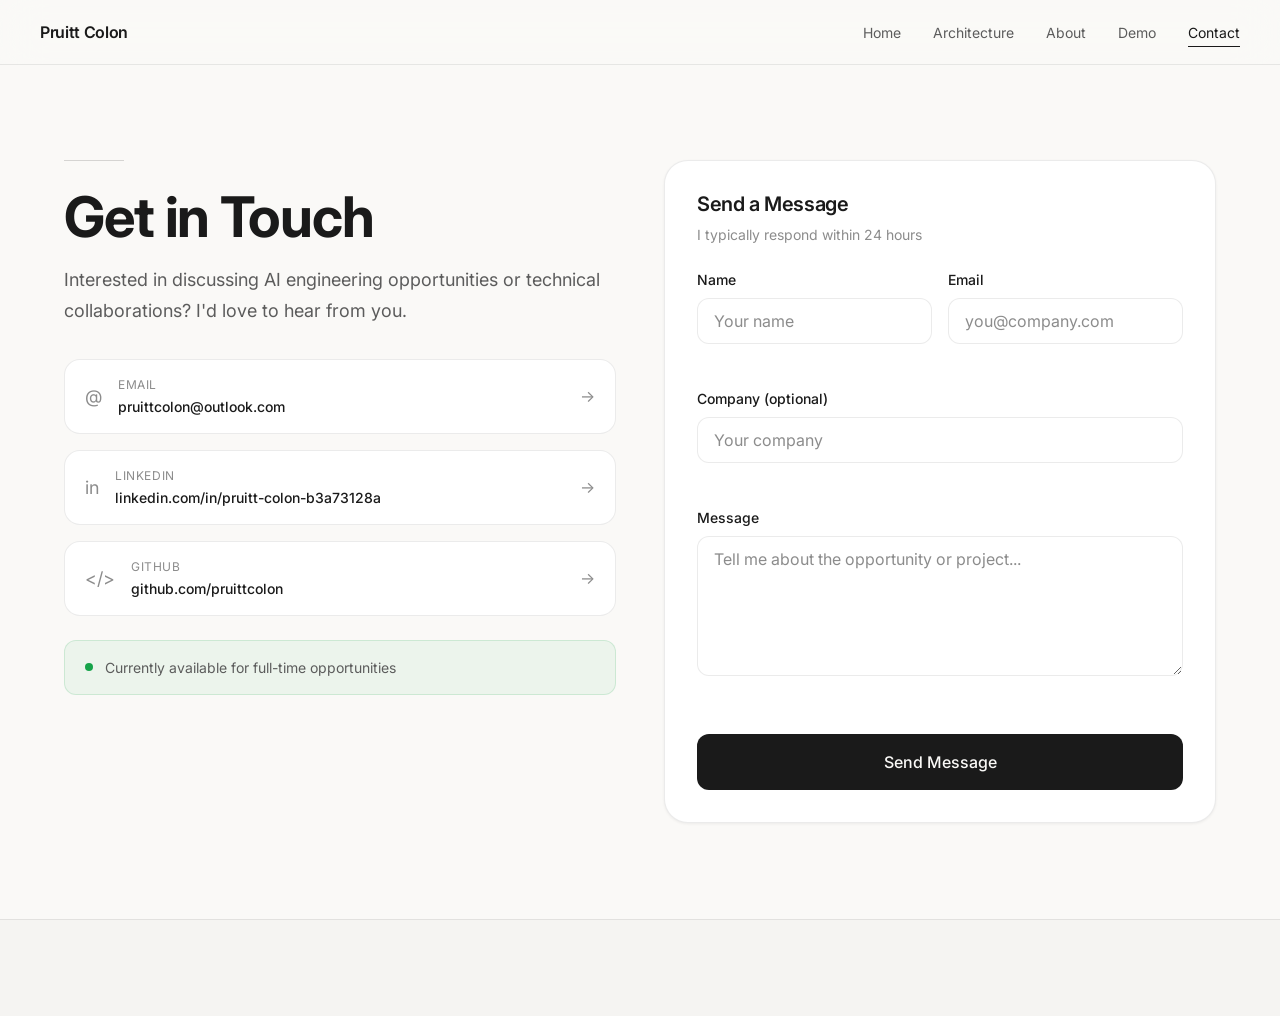
<file: contact.html>
<!DOCTYPE html>
<html lang="en">

<head>
  <meta charset="UTF-8">
  <meta name="viewport" content="width=device-width, initial-scale=1.0">
  <title>Contact - Pruitt Colon</title>
  <meta name="description" content="Get in touch for AI engineering opportunities and collaborations.">

  <link rel="preconnect" href="https://fonts.googleapis.com">
  <link rel="preconnect" href="https://fonts.gstatic.com" crossorigin>
  <link href="https://fonts.googleapis.com/css2?family=Inter:wght@400;500;600;700&display=swap" rel="stylesheet">

  <link rel="stylesheet" href="css/design-system.css">
  <style>
    /* Contact Page */
    .contact-hero {
      padding: var(--space-40) 0 var(--space-24);
      position: relative;
      overflow: hidden;
    }

    /* Animated Concentric Circles - Contact page graphic */
    .contact-circles {
      position: absolute;
      top: 50%;
      right: 5%;
      transform: translateY(-50%);
      width: 400px;
      height: 400px;
      pointer-events: none;
      z-index: 0;
    }

    .circle {
      position: absolute;
      top: 50%;
      left: 50%;
      transform: translate(-50%, -50%);
      border: 1px solid var(--border);
      border-radius: 50%;
      opacity: 0.4;
    }

    .circle-1 {
      width: 100px;
      height: 100px;
      animation: circleExpand 8s ease-in-out infinite;
    }

    .circle-2 {
      width: 180px;
      height: 180px;
      animation: circleExpand 8s ease-in-out infinite 0.5s;
    }

    .circle-3 {
      width: 260px;
      height: 260px;
      animation: circleExpand 8s ease-in-out infinite 1s;
    }

    .circle-4 {
      width: 340px;
      height: 340px;
      animation: circleExpand 8s ease-in-out infinite 1.5s;
    }

    /* Center dot */
    .circle-center {
      width: 8px;
      height: 8px;
      background: var(--text-tertiary);
      border: none;
      opacity: 0.6;
      animation: centerPulse 2s ease-in-out infinite;
    }

    @keyframes circleExpand {

      0%,
      100% {
        transform: translate(-50%, -50%) scale(1);
        opacity: 0.4;
      }

      50% {
        transform: translate(-50%, -50%) scale(1.05);
        opacity: 0.6;
      }
    }

    @keyframes centerPulse {

      0%,
      100% {
        transform: translate(-50%, -50%) scale(1);
      }

      50% {
        transform: translate(-50%, -50%) scale(1.3);
      }
    }

    @media (max-width: 1100px) {
      .contact-circles {
        display: none;
      }
    }

    .contact-grid {
      display: grid;
      grid-template-columns: 1fr 1fr;
      gap: var(--space-12);
      align-items: start;
    }

    @media (max-width: 900px) {
      .contact-grid {
        grid-template-columns: 1fr;
        gap: var(--space-10);
      }
    }

    .contact-intro h1 {
      font-size: clamp(2.5rem, 5vw, 3.5rem);
      font-weight: var(--weight-bold);
      letter-spacing: var(--tracking-tight);
      margin-bottom: var(--space-4);
    }

    .contact-intro p {
      font-size: var(--text-lg);
      color: var(--text-secondary);
      line-height: var(--leading-relaxed);
      margin-bottom: var(--space-8);
    }

    .contact-links {
      display: flex;
      flex-direction: column;
      gap: var(--space-4);
    }

    .contact-link {
      display: flex;
      align-items: center;
      gap: var(--space-4);
      padding: var(--space-4) var(--space-5);
      background: var(--bg-elevated);
      border: 1px solid var(--border);
      border-radius: var(--radius-xl);
      transition: all var(--duration-fast) var(--ease-out);
    }

    .contact-link:hover {
      border-color: var(--border-hover);
      box-shadow: var(--shadow-md);
    }

    .contact-link-icon {
      font-size: var(--text-lg);
      color: var(--text-tertiary);
    }

    .contact-link-text {
      flex: 1;
    }

    .contact-link-label {
      font-size: var(--text-xs);
      color: var(--text-tertiary);
      text-transform: uppercase;
      letter-spacing: var(--tracking-wider);
      margin-bottom: 2px;
    }

    .contact-link-value {
      font-weight: var(--weight-medium);
      font-size: var(--text-sm);
    }

    .contact-link-arrow {
      color: var(--text-tertiary);
      transition: transform var(--duration-fast) var(--ease-out);
    }

    .contact-link:hover .contact-link-arrow {
      transform: translateX(4px);
    }

    /* Availability */
    .availability-note {
      display: flex;
      align-items: center;
      gap: var(--space-3);
      padding: var(--space-4) var(--space-5);
      background: rgba(22, 163, 74, 0.06);
      border: 1px solid rgba(22, 163, 74, 0.15);
      border-radius: var(--radius-lg);
      margin-top: var(--space-6);
    }

    .availability-dot {
      width: 8px;
      height: 8px;
      background: var(--success);
      border-radius: 50%;
      animation: pulse 2s ease-in-out infinite;
    }

    @keyframes pulse {

      0%,
      100% {
        opacity: 1;
      }

      50% {
        opacity: 0.5;
      }
    }

    .availability-text {
      font-size: var(--text-sm);
      color: var(--text-secondary);
    }

    /* Form */
    .contact-form-wrapper {
      padding: var(--space-8);
      background: var(--bg-elevated);
      border: 1px solid var(--border);
      border-radius: var(--radius-2xl);
      box-shadow: var(--shadow-sm);
    }

    .form-header {
      margin-bottom: var(--space-6);
    }

    .form-header h2 {
      font-size: var(--text-xl);
      font-weight: var(--weight-semibold);
      margin-bottom: var(--space-2);
    }

    .form-header p {
      font-size: var(--text-sm);
      color: var(--text-tertiary);
    }

    .contact-form {
      display: flex;
      flex-direction: column;
      gap: var(--space-5);
    }

    .form-row {
      display: grid;
      grid-template-columns: repeat(2, 1fr);
      gap: var(--space-4);
    }

    @media (max-width: 640px) {
      .form-row {
        grid-template-columns: 1fr;
      }
    }

    .form-submit {
      margin-top: var(--space-2);
    }

    /* Status */
    .form-status {
      padding: var(--space-4);
      border-radius: var(--radius-lg);
      text-align: center;
      font-size: var(--text-sm);
      display: none;
    }

    .form-status.success {
      display: block;
      background: rgba(22, 163, 74, 0.08);
      border: 1px solid rgba(22, 163, 74, 0.2);
      color: var(--success);
    }

    .form-status.error {
      display: block;
      background: rgba(239, 68, 68, 0.08);
      border: 1px solid rgba(239, 68, 68, 0.2);
      color: #dc2626;
    }

    /* Decorative */
    .decorative-line {
      width: 60px;
      height: 1px;
      background: var(--border-hover);
      margin-bottom: var(--space-6);
    }
  </style>
</head>

<body>
  <nav class="nav">
    <div class="nav-inner">
      <a href="index.html" class="nav-brand">Pruitt Colon</a>
      <button class="nav-toggle" aria-label="Toggle menu">
        <span></span>
        <span></span>
        <span></span>
      </button>
      <div class="nav-links">
        <a href="index.html" class="nav-link">Home</a>
        <a href="architecture.html" class="nav-link">Architecture</a>
        <a href="about.html" class="nav-link">About</a>
        <a href="demo/index.html" class="nav-link">Demo</a>
        <a href="contact.html" class="nav-link active">Contact</a>
      </div>
    </div>
  </nav>

  <main>
    <section class="contact-hero">
      <!-- Animated Concentric Circles -->
      <div class="contact-circles" aria-hidden="true">
        <div class="circle circle-center"></div>
        <div class="circle circle-1"></div>
        <div class="circle circle-2"></div>
        <div class="circle circle-3"></div>
        <div class="circle circle-4"></div>
      </div>

      <div class="container">
        <div class="contact-grid">
          <div class="contact-intro reveal">
            <div class="decorative-line"></div>
            <h1>Get in Touch</h1>
            <p>Interested in discussing AI engineering opportunities or technical collaborations? I'd love to hear from
              you.</p>

            <div class="contact-links">
              <a href="mailto:pruittcolon@outlook.com" class="contact-link">
                <span class="contact-link-icon">@</span>
                <div class="contact-link-text">
                  <div class="contact-link-label">Email</div>
                  <div class="contact-link-value">pruittcolon@outlook.com</div>
                </div>
                <span class="contact-link-arrow">→</span>
              </a>

              <a href="https://www.linkedin.com/in/pruitt-colon-b3a73128a" target="_blank" class="contact-link">
                <span class="contact-link-icon">in</span>
                <div class="contact-link-text">
                  <div class="contact-link-label">LinkedIn</div>
                  <div class="contact-link-value">linkedin.com/in/pruitt-colon-b3a73128a</div>
                </div>
                <span class="contact-link-arrow">→</span>
              </a>

              <a href="https://github.com/pruittcolon" target="_blank" class="contact-link">
                <span class="contact-link-icon">&lt;/&gt;</span>
                <div class="contact-link-text">
                  <div class="contact-link-label">GitHub</div>
                  <div class="contact-link-value">github.com/pruittcolon</div>
                </div>
                <span class="contact-link-arrow">→</span>
              </a>
            </div>

            <div class="availability-note">
              <span class="availability-dot"></span>
              <span class="availability-text">Currently available for full-time opportunities</span>
            </div>
          </div>

          <div class="contact-form-wrapper reveal">
            <div class="form-header">
              <h2>Send a Message</h2>
              <p>I typically respond within 24 hours</p>
            </div>

            <form class="contact-form" action="https://api.web3forms.com/submit" method="POST" id="contact-form">
              <input type="hidden" name="access_key" value="fd000586-0b1f-424f-b6ad-f1546ca00190">
              <input type="hidden" name="subject" value="Portfolio Contact Form">
              <input type="hidden" name="redirect" value="">

              <div class="form-row">
                <div class="form-group">
                  <label class="form-label" for="name">Name</label>
                  <input type="text" class="form-input" id="name" name="name" required placeholder="Your name">
                </div>
                <div class="form-group">
                  <label class="form-label" for="email">Email</label>
                  <input type="email" class="form-input" id="email" name="email" required placeholder="you@company.com">
                </div>
              </div>

              <div class="form-group">
                <label class="form-label" for="company">Company (optional)</label>
                <input type="text" class="form-input" id="company" name="company" placeholder="Your company">
              </div>

              <div class="form-group">
                <label class="form-label" for="message">Message</label>
                <textarea class="form-textarea" id="message" name="message" required
                  placeholder="Tell me about the opportunity or project..."></textarea>
              </div>

              <div class="form-submit">
                <button type="submit" class="btn btn-primary btn-lg" style="width: 100%;">Send Message</button>
              </div>

              <div class="form-status" id="form-status"></div>
            </form>
          </div>
        </div>
      </div>
    </section>
  </main>

  <footer class="footer">

  </footer>

  <script src="js/main.js"></script>
  <script>
    // Form submission
    const form = document.getElementById('contact-form');
    const status = document.getElementById('form-status');

    form.addEventListener('submit', async (e) => {
      e.preventDefault();

      const submitBtn = form.querySelector('button[type="submit"]');
      submitBtn.textContent = 'Sending...';
      submitBtn.disabled = true;

      try {
        const response = await fetch(form.action, {
          method: 'POST',
          body: new FormData(form),
          headers: { 'Accept': 'application/json' }
        });

        if (response.ok) {
          status.className = 'form-status success';
          status.textContent = 'Message sent successfully! I\'ll get back to you soon.';
          form.reset();
        } else {
          throw new Error('Failed to send');
        }
      } catch (err) {
        status.className = 'form-status error';
        status.textContent = 'Something went wrong. Please try emailing directly.';
      }

      submitBtn.textContent = 'Send Message';
      submitBtn.disabled = false;
    });
  </script>
</body>

</html>
</file>
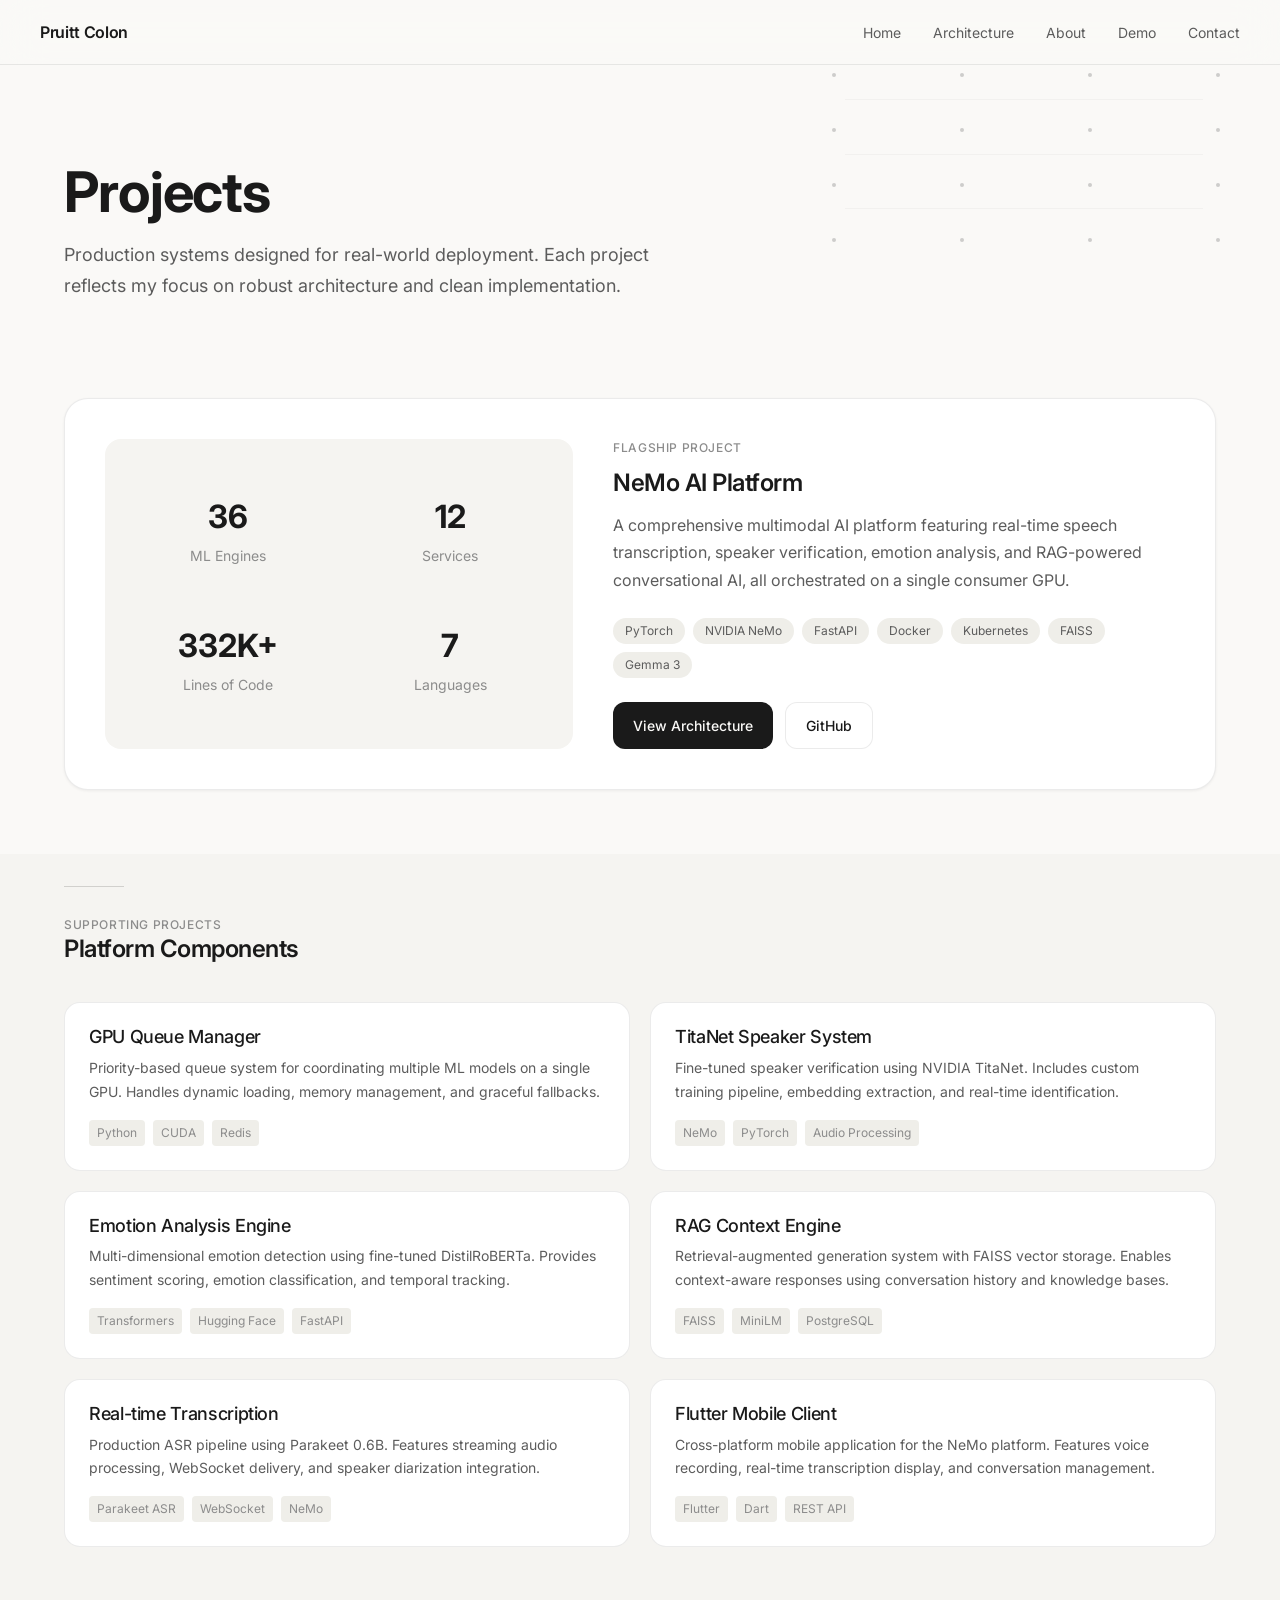
<file: projects.html>
<!DOCTYPE html>
<html lang="en">

<head>
  <meta charset="UTF-8">
  <meta name="viewport" content="width=device-width, initial-scale=1.0">
  <title>Projects - Pruitt Colon</title>
  <meta name="description" content="Production ML systems including the NeMo AI Platform and supporting tools.">

  <link rel="preconnect" href="https://fonts.googleapis.com">
  <link rel="preconnect" href="https://fonts.gstatic.com" crossorigin>
  <link href="https://fonts.googleapis.com/css2?family=Inter:wght@400;500;600;700&display=swap" rel="stylesheet">

  <link rel="stylesheet" href="css/design-system.css">
  <style>
    /* Projects Page */
    .projects-hero {
      padding: var(--space-40) 0 var(--space-16);
      position: relative;
      overflow: hidden;
    }

    /* Animated Grid Graphic - Projects page */
    .projects-grid-bg {
      position: absolute;
      top: 0;
      right: -5%;
      width: 50%;
      height: 100%;
      pointer-events: none;
      z-index: 0;
      opacity: 0.4;
    }

    .grid-dot {
      position: absolute;
      width: 4px;
      height: 4px;
      background: var(--text-tertiary);
      border-radius: 50%;
      animation: dotPulse 3s ease-in-out infinite;
    }

    /* Create a 5x5 grid of dots */
    .grid-dot:nth-child(1) {
      top: 20%;
      left: 20%;
      animation-delay: 0s;
    }

    .grid-dot:nth-child(2) {
      top: 20%;
      left: 40%;
      animation-delay: 0.2s;
    }

    .grid-dot:nth-child(3) {
      top: 20%;
      left: 60%;
      animation-delay: 0.4s;
    }

    .grid-dot:nth-child(4) {
      top: 20%;
      left: 80%;
      animation-delay: 0.6s;
    }

    .grid-dot:nth-child(5) {
      top: 35%;
      left: 20%;
      animation-delay: 0.1s;
    }

    .grid-dot:nth-child(6) {
      top: 35%;
      left: 40%;
      animation-delay: 0.3s;
    }

    .grid-dot:nth-child(7) {
      top: 35%;
      left: 60%;
      animation-delay: 0.5s;
    }

    .grid-dot:nth-child(8) {
      top: 35%;
      left: 80%;
      animation-delay: 0.7s;
    }

    .grid-dot:nth-child(9) {
      top: 50%;
      left: 20%;
      animation-delay: 0.2s;
    }

    .grid-dot:nth-child(10) {
      top: 50%;
      left: 40%;
      animation-delay: 0.4s;
    }

    .grid-dot:nth-child(11) {
      top: 50%;
      left: 60%;
      animation-delay: 0.6s;
    }

    .grid-dot:nth-child(12) {
      top: 50%;
      left: 80%;
      animation-delay: 0.8s;
    }

    .grid-dot:nth-child(13) {
      top: 65%;
      left: 20%;
      animation-delay: 0.3s;
    }

    .grid-dot:nth-child(14) {
      top: 65%;
      left: 40%;
      animation-delay: 0.5s;
    }

    .grid-dot:nth-child(15) {
      top: 65%;
      left: 60%;
      animation-delay: 0.7s;
    }

    .grid-dot:nth-child(16) {
      top: 65%;
      left: 80%;
      animation-delay: 0.9s;
    }

    /* Connecting lines */
    .grid-line {
      position: absolute;
      background: var(--border);
      height: 1px;
    }

    .grid-line:nth-child(17) {
      top: 27%;
      left: 22%;
      width: 56%;
      animation: lineFade 4s ease-in-out infinite;
    }

    .grid-line:nth-child(18) {
      top: 42%;
      left: 22%;
      width: 56%;
      animation: lineFade 4s ease-in-out infinite 0.5s;
    }

    .grid-line:nth-child(19) {
      top: 57%;
      left: 22%;
      width: 56%;
      animation: lineFade 4s ease-in-out infinite 1s;
    }

    @keyframes dotPulse {

      0%,
      100% {
        opacity: 0.3;
        transform: scale(1);
      }

      50% {
        opacity: 1;
        transform: scale(1.5);
      }
    }

    @keyframes lineFade {

      0%,
      100% {
        opacity: 0.3;
      }

      50% {
        opacity: 0.8;
      }
    }

    @media (max-width: 900px) {
      .projects-grid-bg {
        display: none;
      }
    }

    .projects-intro {
      max-width: 640px;
      position: relative;
      z-index: 1;
    }

    .projects-intro h1 {
      font-size: clamp(2.5rem, 5vw, 3.5rem);
      font-weight: var(--weight-bold);
      letter-spacing: var(--tracking-tight);
      margin-bottom: var(--space-4);
    }

    .projects-intro p {
      font-size: var(--text-lg);
      color: var(--text-secondary);
      line-height: var(--leading-relaxed);
    }

    /* Featured Project */
    .featured-project {
      padding: var(--space-8) 0 var(--space-16);
    }

    .featured-card {
      display: grid;
      grid-template-columns: 1fr 1.2fr;
      gap: var(--space-10);
      padding: var(--space-10);
      background: var(--bg-elevated);
      border: 1px solid var(--border);
      border-radius: var(--radius-2xl);
      box-shadow: var(--shadow-sm);
    }

    @media (max-width: 900px) {
      .featured-card {
        grid-template-columns: 1fr;
        padding: var(--space-8);
      }
    }

    .featured-visual {
      display: flex;
      flex-direction: column;
      justify-content: center;
      padding: var(--space-6);
      background: var(--bg-secondary);
      border-radius: var(--radius-xl);
    }

    .visual-metrics {
      display: grid;
      grid-template-columns: repeat(2, 1fr);
      gap: var(--space-6);
    }

    .visual-metric {
      text-align: center;
      padding: var(--space-4);
    }

    .visual-metric-value {
      font-size: var(--text-3xl);
      font-weight: var(--weight-bold);
      margin-bottom: var(--space-1);
    }

    .visual-metric-label {
      font-size: var(--text-sm);
      color: var(--text-tertiary);
    }

    .featured-content {
      display: flex;
      flex-direction: column;
      justify-content: center;
    }

    .featured-label {
      font-size: var(--text-xs);
      font-weight: var(--weight-medium);
      color: var(--text-tertiary);
      text-transform: uppercase;
      letter-spacing: var(--tracking-wider);
      margin-bottom: var(--space-3);
    }

    .featured-content h2 {
      font-size: var(--text-2xl);
      font-weight: var(--weight-semibold);
      letter-spacing: var(--tracking-tight);
      margin-bottom: var(--space-4);
    }

    .featured-content p {
      font-size: var(--text-base);
      color: var(--text-secondary);
      line-height: var(--leading-relaxed);
      margin-bottom: var(--space-6);
    }

    .featured-tags {
      display: flex;
      flex-wrap: wrap;
      gap: var(--space-2);
      margin-bottom: var(--space-6);
    }

    .featured-tag {
      padding: var(--space-1) var(--space-3);
      font-size: var(--text-xs);
      color: var(--text-secondary);
      background: var(--bg-tertiary);
      border-radius: var(--radius-full);
    }

    .featured-actions {
      display: flex;
      gap: var(--space-3);
    }

    /* Project Grid */
    .projects-grid-section {
      padding: var(--space-8) 0 var(--space-24);
      background: var(--bg-secondary);
    }

    .section-header {
      margin-bottom: var(--space-10);
    }

    .section-label {
      font-size: var(--text-xs);
      font-weight: var(--weight-medium);
      color: var(--text-tertiary);
      text-transform: uppercase;
      letter-spacing: var(--tracking-wider);
      margin-bottom: var(--space-3);
    }

    .section-title {
      font-size: var(--text-2xl);
      font-weight: var(--weight-semibold);
    }

    .projects-grid {
      display: grid;
      grid-template-columns: repeat(2, 1fr);
      gap: var(--space-5);
    }

    @media (max-width: 768px) {
      .projects-grid {
        grid-template-columns: 1fr;
      }
    }

    .project-card {
      padding: var(--space-6);
      background: var(--bg-elevated);
      border: 1px solid var(--border);
      border-radius: var(--radius-xl);
      transition: all var(--duration-fast) var(--ease-out);
    }

    .project-card:hover {
      border-color: var(--border-hover);
      box-shadow: var(--shadow-md);
    }

    .project-card h4 {
      font-size: var(--text-lg);
      font-weight: var(--weight-medium);
      margin-bottom: var(--space-2);
    }

    .project-card p {
      font-size: var(--text-sm);
      color: var(--text-secondary);
      line-height: var(--leading-relaxed);
      margin-bottom: var(--space-4);
    }

    .project-tags {
      display: flex;
      flex-wrap: wrap;
      gap: var(--space-2);
    }

    .project-tag {
      font-size: var(--text-xs);
      color: var(--text-tertiary);
      padding: var(--space-1) var(--space-2);
      background: var(--bg-tertiary);
      border-radius: var(--radius-sm);
    }

    /* Decorative */
    .decorative-line {
      width: 60px;
      height: 1px;
      background: var(--border-hover);
      margin-bottom: var(--space-6);
    }
  </style>
</head>

<body>
  <nav class="nav">
    <div class="nav-inner">
      <a href="index.html" class="nav-brand">Pruitt Colon</a>
      <button class="nav-toggle" aria-label="Toggle menu">
        <span></span>
        <span></span>
        <span></span>
      </button>
      <div class="nav-links">
        <a href="index.html" class="nav-link">Home</a>
        <a href="architecture.html" class="nav-link">Architecture</a>
        <a href="about.html" class="nav-link">About</a>
        <a href="demo/index.html" class="nav-link">Demo</a>
        <a href="contact.html" class="nav-link">Contact</a>
      </div>
    </div>
  </nav>

  <main>
    <section class="projects-hero">
      <!-- Animated Grid Graphic -->
      <div class="projects-grid-bg" aria-hidden="true">
        <div class="grid-dot"></div>
        <div class="grid-dot"></div>
        <div class="grid-dot"></div>
        <div class="grid-dot"></div>
        <div class="grid-dot"></div>
        <div class="grid-dot"></div>
        <div class="grid-dot"></div>
        <div class="grid-dot"></div>
        <div class="grid-dot"></div>
        <div class="grid-dot"></div>
        <div class="grid-dot"></div>
        <div class="grid-dot"></div>
        <div class="grid-dot"></div>
        <div class="grid-dot"></div>
        <div class="grid-dot"></div>
        <div class="grid-dot"></div>
        <div class="grid-line"></div>
        <div class="grid-line"></div>
        <div class="grid-line"></div>
      </div>

      <div class="container">
        <div class="projects-intro reveal">
          <h1>Projects</h1>
          <p>Production systems designed for real-world deployment. Each project reflects my focus on robust
            architecture and clean implementation.</p>
        </div>
      </div>
    </section>

    <section class="featured-project">
      <div class="container">
        <div class="featured-card reveal">
          <div class="featured-visual">
            <div class="visual-metrics">
              <div class="visual-metric">
                <div class="visual-metric-value">36</div>
                <div class="visual-metric-label">ML Engines</div>
              </div>
              <div class="visual-metric">
                <div class="visual-metric-value">12</div>
                <div class="visual-metric-label">Services</div>
              </div>
              <div class="visual-metric">
                <div class="visual-metric-value">332K+</div>
                <div class="visual-metric-label">Lines of Code</div>
              </div>
              <div class="visual-metric">
                <div class="visual-metric-value">7</div>
                <div class="visual-metric-label">Languages</div>
              </div>
            </div>
          </div>

          <div class="featured-content">
            <span class="featured-label">Flagship Project</span>
            <h2>NeMo AI Platform</h2>
            <p>A comprehensive multimodal AI platform featuring real-time speech transcription, speaker verification,
              emotion analysis, and RAG-powered conversational AI, all orchestrated on a single consumer GPU.</p>

            <div class="featured-tags">
              <span class="featured-tag">PyTorch</span>
              <span class="featured-tag">NVIDIA NeMo</span>
              <span class="featured-tag">FastAPI</span>
              <span class="featured-tag">Docker</span>
              <span class="featured-tag">Kubernetes</span>
              <span class="featured-tag">FAISS</span>
              <span class="featured-tag">Gemma 3</span>
            </div>

            <div class="featured-actions">
              <a href="architecture.html" class="btn btn-primary">View Architecture</a>
              <a href="https://github.com/pruittcolon" target="_blank" class="btn btn-secondary">GitHub</a>
            </div>
          </div>
        </div>
      </div>
    </section>

    <section class="projects-grid-section">
      <div class="container">
        <div class="section-header">
          <div class="decorative-line"></div>
          <span class="section-label">Supporting Projects</span>
          <h3 class="section-title">Platform Components</h3>
        </div>

        <div class="projects-grid">
          <div class="project-card reveal">
            <h4>GPU Queue Manager</h4>
            <p>Priority-based queue system for coordinating multiple ML models on a single GPU. Handles dynamic loading,
              memory management, and graceful fallbacks.</p>
            <div class="project-tags">
              <span class="project-tag">Python</span>
              <span class="project-tag">CUDA</span>
              <span class="project-tag">Redis</span>
            </div>
          </div>

          <div class="project-card reveal">
            <h4>TitaNet Speaker System</h4>
            <p>Fine-tuned speaker verification using NVIDIA TitaNet. Includes custom training pipeline, embedding
              extraction, and real-time identification.</p>
            <div class="project-tags">
              <span class="project-tag">NeMo</span>
              <span class="project-tag">PyTorch</span>
              <span class="project-tag">Audio Processing</span>
            </div>
          </div>

          <div class="project-card reveal">
            <h4>Emotion Analysis Engine</h4>
            <p>Multi-dimensional emotion detection using fine-tuned DistilRoBERTa. Provides sentiment scoring, emotion
              classification, and temporal tracking.</p>
            <div class="project-tags">
              <span class="project-tag">Transformers</span>
              <span class="project-tag">Hugging Face</span>
              <span class="project-tag">FastAPI</span>
            </div>
          </div>

          <div class="project-card reveal">
            <h4>RAG Context Engine</h4>
            <p>Retrieval-augmented generation system with FAISS vector storage. Enables context-aware responses using
              conversation history and knowledge bases.</p>
            <div class="project-tags">
              <span class="project-tag">FAISS</span>
              <span class="project-tag">MiniLM</span>
              <span class="project-tag">PostgreSQL</span>
            </div>
          </div>

          <div class="project-card reveal">
            <h4>Real-time Transcription</h4>
            <p>Production ASR pipeline using Parakeet 0.6B. Features streaming audio processing, WebSocket delivery, and
              speaker diarization integration.</p>
            <div class="project-tags">
              <span class="project-tag">Parakeet ASR</span>
              <span class="project-tag">WebSocket</span>
              <span class="project-tag">NeMo</span>
            </div>
          </div>

          <div class="project-card reveal">
            <h4>Flutter Mobile Client</h4>
            <p>Cross-platform mobile application for the NeMo platform. Features voice recording, real-time
              transcription display, and conversation management.</p>
            <div class="project-tags">
              <span class="project-tag">Flutter</span>
              <span class="project-tag">Dart</span>
              <span class="project-tag">REST API</span>
            </div>
          </div>
        </div>
      </div>
    </section>
  </main>

  <footer class="footer">

  </footer>

  <script src="js/main.js"></script>
</body>

</html>
</file>
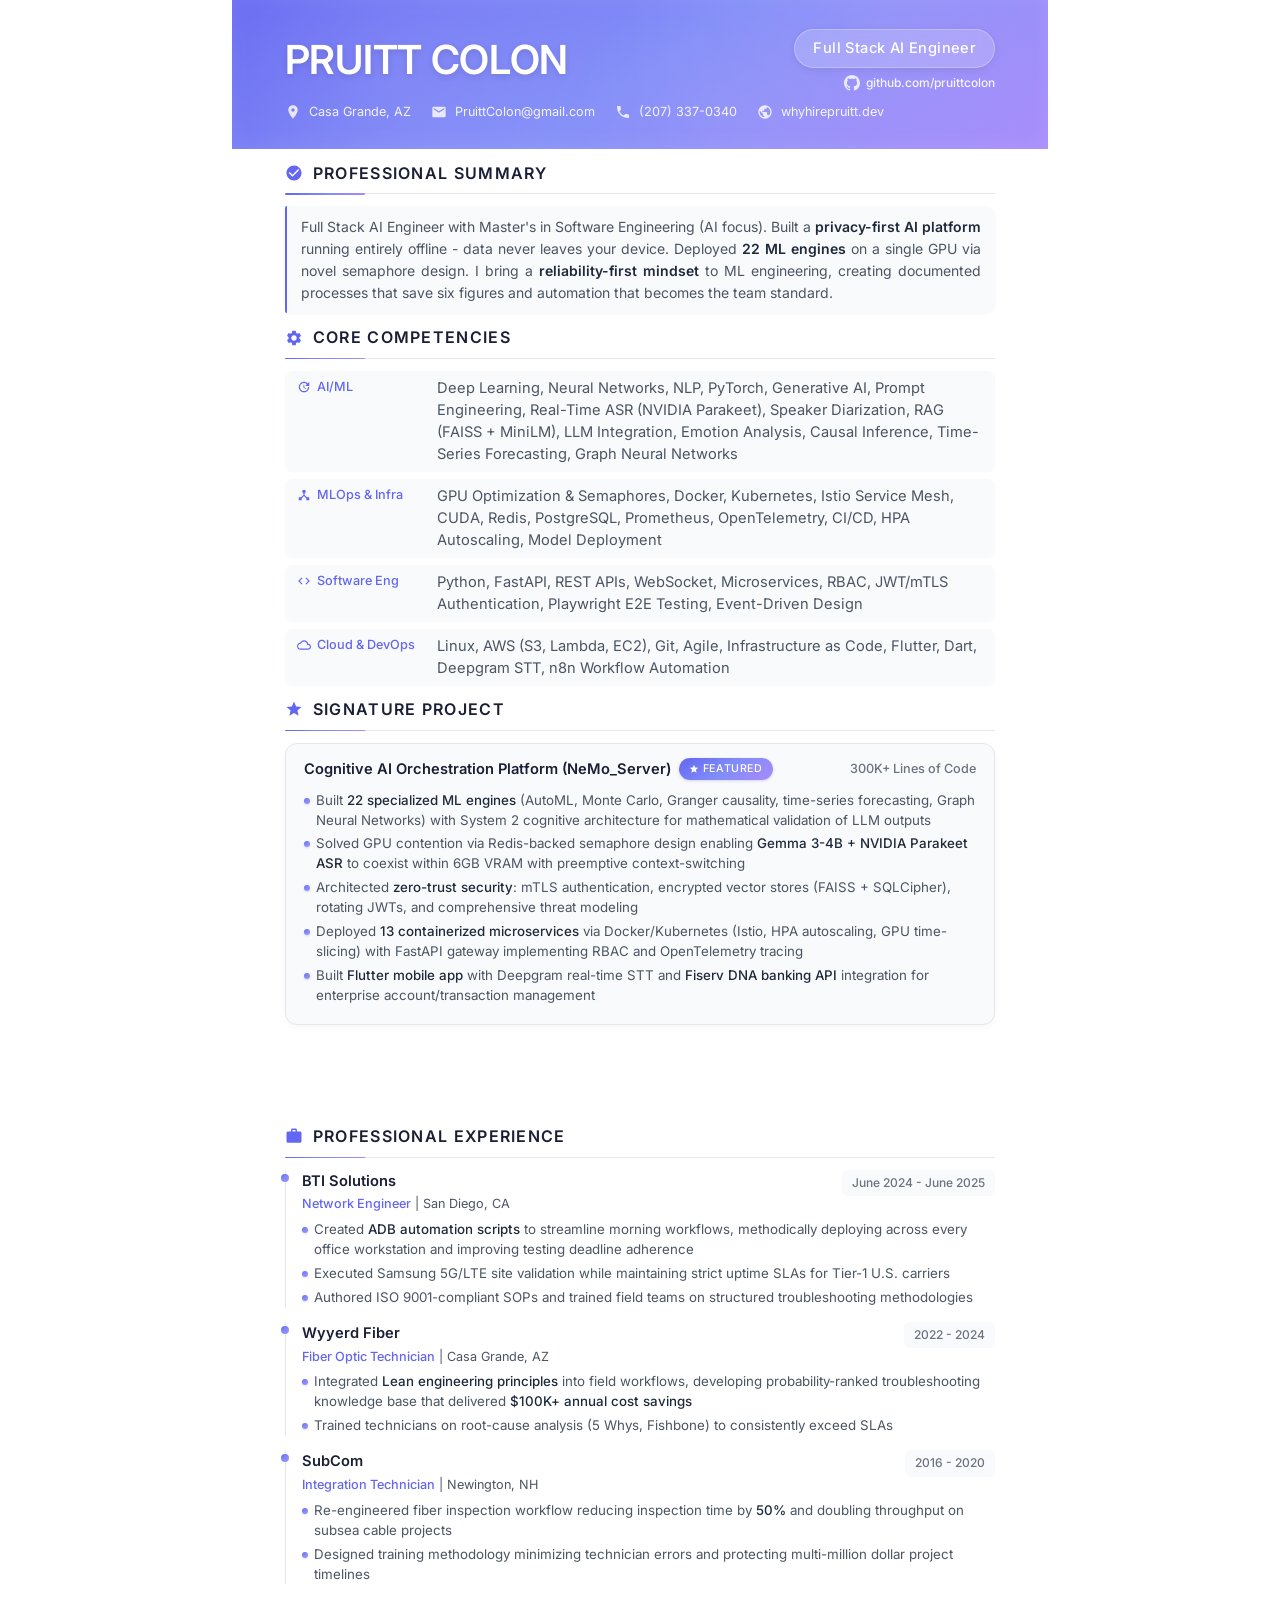
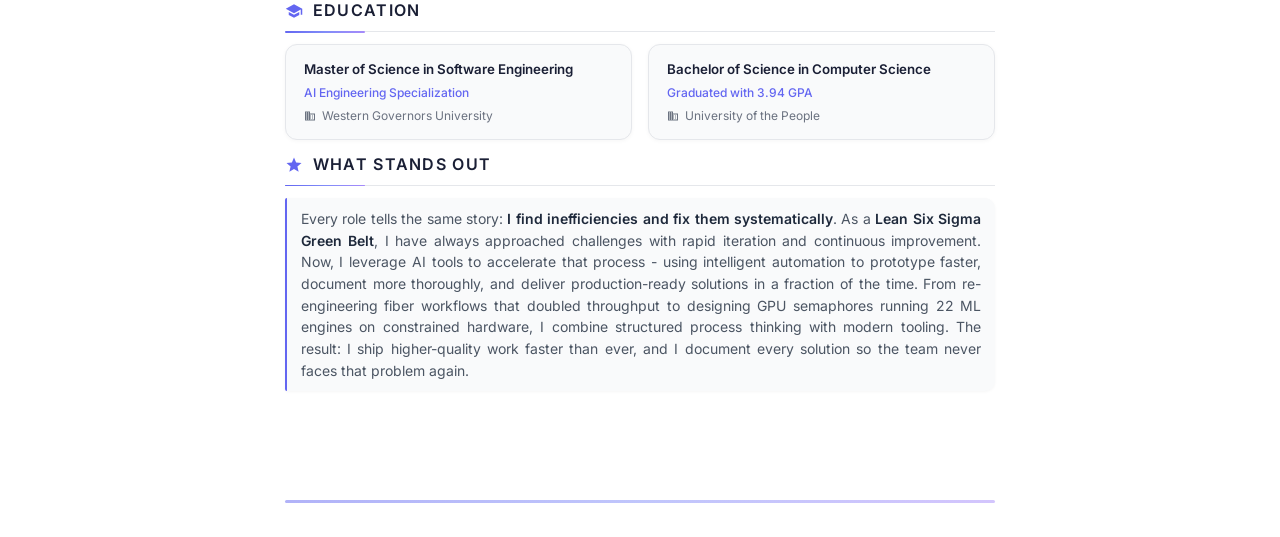
<file: Pruitt_Colon_Resume.html>
<!DOCTYPE html>
<html lang="en">

<head>
    <meta charset="UTF-8">
    <meta name="viewport" content="width=device-width, initial-scale=1.0">
    <title>Pruitt Colon - Full Stack AI Engineer</title>
    <link href="https://fonts.googleapis.com/css2?family=Inter:wght@300;400;500;600;700;800&display=swap"
        rel="stylesheet">
    <style>
        :root {
            --primary-dark: #0a0f1c;
            --primary: #1a1f35;
            --primary-light: #252b45;
            --accent-primary: #6366f1;
            --accent-secondary: #818cf8;
            --accent-gradient: linear-gradient(145deg, #6366f1 0%, #818cf8 50%, #a78bfa 100%);
            --accent-glow: rgba(99, 102, 241, 0.15);
            --text-primary: #1e293b;
            --text-secondary: #4b5563;
            --text-muted: #6b7280;
            --border-light: #e5e7eb;
            --border-accent: rgba(99, 102, 241, 0.2);
            --bg-white: #ffffff;
            --bg-subtle: #f9fafb;
            --bg-card: rgba(255, 255, 255, 0.95);
        }

        * {
            margin: 0;
            padding: 0;
            box-sizing: border-box;
        }

        html {
            -webkit-print-color-adjust: exact !important;
            print-color-adjust: exact !important;
        }

        body {
            font-family: 'Inter', -apple-system, BlinkMacSystemFont, 'Segoe UI', sans-serif;
            color: var(--text-primary);
            background: var(--bg-white);
            font-size: 11pt;
            line-height: 1.55;
            -webkit-font-smoothing: antialiased;
            -moz-osx-font-smoothing: grayscale;
        }

        /* Page Container */
        .resume-container {
            width: 8.5in;
            margin: 0 auto;
            background: var(--bg-white);
        }

        .page {
            width: 8.5in;
            min-height: 11in;
            padding: 0.45in 0.55in;
            background: var(--bg-white);
            position: relative;
        }

        .page-1 {
            padding-top: 0;
        }

        /* Premium Header */
        .header {
            background: var(--accent-gradient);
            margin: 0 -0.55in;
            padding: 0.3in 0.55in 0.28in;
            position: relative;
            overflow: hidden;
            box-shadow: inset 0 -2px 20px rgba(255, 255, 255, 0.08);
        }

        .header::before {
            content: '';
            position: absolute;
            top: 0;
            left: 0;
            right: 0;
            bottom: 0;
            background:
                radial-gradient(circle at 20% 50%, rgba(255, 255, 255, 0.1) 0%, transparent 50%),
                radial-gradient(circle at 80% 20%, rgba(255, 255, 255, 0.08) 0%, transparent 40%),
                radial-gradient(circle at 60% 80%, rgba(255, 255, 255, 0.05) 0%, transparent 30%);
            pointer-events: none;
        }

        .header-content {
            position: relative;
            z-index: 1;
        }

        .header-name-row {
            display: flex;
            justify-content: space-between;
            align-items: flex-start;
            margin-bottom: 10px;
        }

        .header-left {
            display: flex;
            flex-direction: column;
        }

        .header-right {
            display: flex;
            flex-direction: column;
            align-items: flex-end;
            gap: 6px;
        }

        .name {
            font-size: 30pt;
            font-weight: 600;
            color: #ffffff;
            letter-spacing: -0.3px;
            text-shadow: 0 2px 6px rgba(0, 0, 0, 0.12);
        }

        .title-badge {
            display: inline-flex;
            align-items: center;
            background: rgba(255, 255, 255, 0.18);
            backdrop-filter: blur(10px);
            border: 1px solid rgba(255, 255, 255, 0.25);
            color: #ffffff;
            padding: 7px 18px;
            border-radius: 24px;
            font-size: 11pt;
            font-weight: 500;
            letter-spacing: 0.4px;
            white-space: nowrap;
            box-shadow: 0 2px 8px rgba(0, 0, 0, 0.08);
        }

        .header-github {
            display: flex;
            align-items: center;
            gap: 6px;
            color: rgba(255, 255, 255, 0.9);
            font-size: 9pt;
            font-weight: 500;
            text-decoration: none;
        }

        .header-github:hover {
            color: #ffffff;
        }

        .contact-grid {
            display: flex;
            flex-wrap: wrap;
            gap: 8px 20px;
        }

        .contact-item {
            display: flex;
            align-items: center;
            gap: 8px;
            color: rgba(255, 255, 255, 0.9);
            font-size: 9.5pt;
            font-weight: 400;
            text-decoration: none;
            transition: all 0.2s ease;
        }

        .contact-item:hover {
            color: #ffffff;
        }

        .contact-icon {
            width: 16px;
            height: 16px;
            fill: currentColor;
            opacity: 0.9;
        }

        /* Section Styling */
        section {
            margin-bottom: 12px;
        }

        .section-header {
            display: flex;
            align-items: center;
            gap: 10px;
            margin-bottom: 12px;
            padding-bottom: 8px;
            border-bottom: 1.5px solid var(--border-light);
            position: relative;
        }

        .section-header::after {
            content: '';
            position: absolute;
            bottom: -1.5px;
            left: 0;
            width: 80px;
            height: 1.5px;
            background: var(--accent-gradient);
            border-radius: 1px;
        }

        .section-icon {
            width: 18px;
            height: 18px;
            fill: var(--accent-primary);
        }

        h2 {
            font-size: 12pt;
            font-weight: 600;
            color: var(--primary);
            text-transform: uppercase;
            letter-spacing: 1.3px;
        }

        /* Summary Section */
        .summary-text {
            font-size: 10.5pt;
            line-height: 1.55;
            color: var(--text-secondary);
            text-align: justify;
            padding: 10px 14px;
            background: var(--bg-subtle);
            border-left: 2.5px solid var(--accent-primary);
            border-radius: 2px 10px 10px 2px;
            box-shadow: 0 1px 3px rgba(0, 0, 0, 0.04);
        }

        .summary-text strong {
            color: var(--text-primary);
            font-weight: 600;
        }

        /* Competencies Grid */
        .competencies-grid {
            display: grid;
            gap: 8px;
        }

        .competency-row {
            display: flex;
            align-items: flex-start;
            gap: 10px;
            padding: 6px 12px;
            background: var(--bg-subtle);
            border-radius: 8px;
            transition: all 0.2s ease;
            box-shadow: 0 1px 2px rgba(0, 0, 0, 0.03);
        }

        .competency-label {
            font-weight: 500;
            color: var(--accent-primary);
            min-width: 130px;
            font-size: 9.5pt;
            display: flex;
            align-items: center;
            gap: 6px;
        }

        .label-icon {
            width: 14px;
            height: 14px;
            fill: var(--accent-primary);
        }

        .competency-skills {
            color: var(--text-secondary);
            font-size: 11pt;
            line-height: 1.5;
            flex: 1;
        }

        /* Project Section */
        .project-card {
            background: var(--bg-subtle);
            border-radius: 12px;
            padding: 14px 18px;
            border: 1px solid var(--border-light);
            box-shadow: 0 2px 6px rgba(0, 0, 0, 0.04);
        }

        .project-header {
            display: flex;
            justify-content: space-between;
            align-items: center;
            margin-bottom: 10px;
        }

        .project-title {
            font-weight: 600;
            color: var(--primary);
            font-size: 11pt;
            display: flex;
            align-items: center;
            gap: 8px;
        }

        .project-badge {
            display: inline-flex;
            align-items: center;
            gap: 4px;
            background: var(--accent-gradient);
            color: white;
            padding: 3px 10px;
            border-radius: 14px;
            font-size: 8pt;
            font-weight: 500;
            text-transform: uppercase;
            letter-spacing: 0.6px;
            box-shadow: 0 1px 3px rgba(99, 102, 241, 0.25);
        }

        .project-date {
            font-size: 9.5pt;
            color: var(--text-muted);
            font-weight: 500;
        }

        /* Experience Items */
        .experience-item {
            margin-bottom: 14px;
            padding-left: 16px;
            border-left: 1.5px solid var(--border-light);
            position: relative;
        }

        .experience-item::before {
            content: '';
            position: absolute;
            left: -5px;
            top: 4px;
            width: 8px;
            height: 8px;
            background: var(--accent-gradient);
            border-radius: 50%;
        }

        .experience-header {
            display: flex;
            justify-content: space-between;
            align-items: flex-start;
            margin-bottom: 6px;
        }

        .experience-title-block {
            display: flex;
            flex-direction: column;
            gap: 2px;
        }

        .company-name {
            font-weight: 600;
            color: var(--primary);
            font-size: 11pt;
        }

        .role-location {
            font-size: 9.5pt;
            color: var(--text-secondary);
        }

        .role-location .role {
            font-weight: 500;
            color: var(--accent-primary);
        }

        .experience-date {
            font-size: 9pt;
            color: var(--text-muted);
            font-weight: 500;
            background: var(--bg-subtle);
            padding: 4px 10px;
            border-radius: 6px;
        }

        /* Bullet Points */
        ul {
            list-style: none;
            padding-left: 0;
        }

        li {
            position: relative;
            padding-left: 12px;
            margin-bottom: 4px;
            font-size: 10pt;
            line-height: 1.5;
            color: var(--text-secondary);
        }

        li::before {
            content: '';
            position: absolute;
            left: 0;
            top: 7px;
            width: 6px;
            height: 6px;
            background: var(--accent-gradient);
            border-radius: 50%;
            box-shadow: 0 1px 2px rgba(99, 102, 241, 0.2);
        }

        li strong {
            color: var(--text-primary);
            font-weight: 500;
        }

        /* Education Section */
        .education-grid {
            display: grid;
            grid-template-columns: 1fr 1fr;
            gap: 16px;
        }

        .education-card {
            padding: 14px 18px;
            background: var(--bg-subtle);
            border-radius: 12px;
            border: 1px solid var(--border-light);
            box-shadow: 0 1px 4px rgba(0, 0, 0, 0.04);
        }

        .degree-name {
            font-weight: 600;
            color: var(--primary);
            font-size: 10pt;
            margin-bottom: 4px;
        }

        .specialization {
            font-size: 9pt;
            color: var(--accent-primary);
            font-weight: 500;
            margin-bottom: 4px;
        }

        .school-name {
            font-size: 9pt;
            color: var(--text-muted);
            display: flex;
            align-items: center;
            gap: 6px;
        }

        .school-icon {
            width: 12px;
            height: 12px;
            fill: var(--text-muted);
        }

        /* Certifications */
        .cert-grid {
            display: flex;
            gap: 12px;
            flex-wrap: wrap;
        }

        .cert-badge {
            display: inline-flex;
            align-items: center;
            gap: 8px;
            padding: 10px 16px;
            background: var(--bg-subtle);
            border: 1px solid var(--border-light);
            border-radius: 10px;
            font-size: 10pt;
            font-weight: 500;
            color: var(--text-primary);
            box-shadow: 0 1px 3px rgba(0, 0, 0, 0.04);
        }

        .cert-icon {
            width: 18px;
            height: 18px;
            fill: var(--accent-primary);
        }

        /* Page Break */
        .page-break {
            page-break-before: always;
            break-before: page;
        }

        /* Footer accent */
        .page-footer {
            position: absolute;
            bottom: 0.35in;
            left: 0.55in;
            right: 0.55in;
            height: 2.5px;
            background: var(--accent-gradient);
            border-radius: 2px;
            opacity: 0.5;
        }

        /* Print Styles */
        @media print {

            html,
            body {
                -webkit-print-color-adjust: exact !important;
                print-color-adjust: exact !important;
            }

            @page {
                margin: 0;
                size: letter;
            }

            .resume-container {
                width: 100%;
            }

            .page {
                width: 100%;
                min-height: auto;
                height: 11in;
                overflow: hidden;
                page-break-after: always;
                break-after: page;
            }

            .page:last-child {
                page-break-after: avoid;
                break-after: avoid;
            }

            .page-break {
                page-break-before: always;
                break-before: page;
            }

            /* Prevent content from being cut mid-section */
            .experience-item,
            .education-card,
            .cert-badge,
            .project-card,
            .competency-row {
                page-break-inside: avoid;
                break-inside: avoid;
            }

            .header {
                background: linear-gradient(145deg, #6366f1 0%, #818cf8 50%, #a78bfa 100%) !important;
                -webkit-print-color-adjust: exact !important;
                print-color-adjust: exact !important;
            }

            .title-badge {
                background: rgba(255, 255, 255, 0.2) !important;
                -webkit-print-color-adjust: exact !important;
                print-color-adjust: exact !important;
            }

            .competency-row,
            .project-card,
            .education-card,
            .cert-badge,
            .summary-text {
                background: #f9fafb !important;
                -webkit-print-color-adjust: exact !important;
                print-color-adjust: exact !important;
            }

            .experience-item::before,
            li::before,
            .project-badge {
                background: linear-gradient(145deg, #6366f1 0%, #818cf8 100%) !important;
                -webkit-print-color-adjust: exact !important;
                print-color-adjust: exact !important;
            }
        }

        /* Screen-only animations */
        @media screen {
            .contact-item {
                transition: transform 0.2s ease;
            }

            .contact-item:hover {
                transform: translateX(2px);
            }

            .competency-row:hover {
                background: #f1f5f9;
            }

            .project-card {
                transition: box-shadow 0.2s ease;
            }

            .project-card:hover {
                box-shadow: 0 4px 12px rgba(99, 102, 241, 0.1);
            }
        }
    </style>
</head>

<body>
    <div class="resume-container">
        <!-- PAGE 1 -->
        <div class="page page-1">
            <!-- Premium Header -->
            <header class="header">
                <div class="header-content">
                    <div class="header-name-row">
                        <div class="header-left">
                            <h1 class="name">PRUITT COLON</h1>
                        </div>
                        <div class="header-right">
                            <span class="title-badge">Full Stack AI Engineer</span>
                            <a href="https://github.com/pruittcolon" target="_blank" class="header-github">
                                <svg class="contact-icon" viewBox="0 0 24 24">
                                    <path
                                        d="M12 0c-6.626 0-12 5.373-12 12 0 5.302 3.438 9.8 8.207 11.387.599.111.793-.261.793-.577v-2.234c-3.338.726-4.033-1.416-4.033-1.416-.546-1.387-1.333-1.756-1.333-1.756-1.089-.745.083-.729.083-.729 1.205.084 1.839 1.237 1.839 1.237 1.07 1.834 2.807 1.304 3.492.997.107-.775.418-1.305.762-1.604-2.665-.305-5.467-1.334-5.467-5.931 0-1.311.469-2.381 1.236-3.221-.124-.303-.535-1.524.117-3.176 0 0 1.008-.322 3.301 1.23.957-.266 1.983-.399 3.003-.404 1.02.005 2.047.138 3.006.404 2.291-1.552 3.297-1.23 3.297-1.23.653 1.653.242 2.874.118 3.176.77.84 1.235 1.911 1.235 3.221 0 4.609-2.807 5.624-5.479 5.921.43.372.823 1.102.823 2.222v3.293c0 .319.192.694.801.576 4.765-1.589 8.199-6.086 8.199-11.386 0-6.627-5.373-12-12-12z" />
                                </svg>
                                github.com/pruittcolon
                            </a>
                        </div>
                    </div>
                    <div class="contact-grid">
                        <span class="contact-item">
                            <svg class="contact-icon" viewBox="0 0 24 24">
                                <path
                                    d="M12 2C8.13 2 5 5.13 5 9c0 5.25 7 13 7 13s7-7.75 7-13c0-3.87-3.13-7-7-7zm0 9.5c-1.38 0-2.5-1.12-2.5-2.5s1.12-2.5 2.5-2.5 2.5 1.12 2.5 2.5-1.12 2.5-2.5 2.5z" />
                            </svg>
                            Casa Grande, AZ
                        </span>
                        <a href="mailto:PruittColon@gmail.com" class="contact-item">
                            <svg class="contact-icon" viewBox="0 0 24 24">
                                <path
                                    d="M20 4H4c-1.1 0-1.99.9-1.99 2L2 18c0 1.1.9 2 2 2h16c1.1 0 2-.9 2-2V6c0-1.1-.9-2-2-2zm0 4l-8 5-8-5V6l8 5 8-5v2z" />
                            </svg>
                            PruittColon@gmail.com
                        </a>
                        <span class="contact-item">
                            <svg class="contact-icon" viewBox="0 0 24 24">
                                <path
                                    d="M6.62 10.79c1.44 2.83 3.76 5.14 6.59 6.59l2.2-2.2c.27-.27.67-.36 1.02-.24 1.12.37 2.33.57 3.57.57.55 0 1 .45 1 1V20c0 .55-.45 1-1 1-9.39 0-17-7.61-17-17 0-.55.45-1 1-1h3.5c.55 0 1 .45 1 1 0 1.25.2 2.45.57 3.57.11.35.03.74-.25 1.02l-2.2 2.2z" />
                            </svg>
                            (207) 337-0340
                        </span>
                        <a href="https://whyhirepruitt.dev" target="_blank" class="contact-item">
                            <svg class="contact-icon" viewBox="0 0 24 24">
                                <path
                                    d="M12 2C6.48 2 2 6.48 2 12s4.48 10 10 10 10-4.48 10-10S17.52 2 12 2zm-1 17.93c-3.95-.49-7-3.85-7-7.93 0-.62.08-1.21.21-1.79L9 15v1c0 1.1.9 2 2 2v1.93zm6.9-2.54c-.26-.81-1-1.39-1.9-1.39h-1v-3c0-.55-.45-1-1-1H8v-2h2c.55 0 1-.45 1-1V7h2c1.1 0 2-.9 2-2v-.41c2.93 1.19 5 4.06 5 7.41 0 2.08-.8 3.97-2.1 5.39z" />
                            </svg>
                            whyhirepruitt.dev
                        </a>
                    </div>
                </div>
            </header>

            <!-- Professional Summary -->
            <section style="margin-top: 12px;">
                <div class="section-header">
                    <svg class="section-icon" viewBox="0 0 24 24">
                        <path
                            d="M12 2C6.48 2 2 6.48 2 12s4.48 10 10 10 10-4.48 10-10S17.52 2 12 2zm-2 15l-5-5 1.41-1.41L10 14.17l7.59-7.59L19 8l-9 9z" />
                    </svg>
                    <h2>Professional Summary</h2>
                </div>
                <p class="summary-text">
                    Full Stack AI Engineer with Master's in Software Engineering (AI focus). Built a
                    <strong>privacy-first AI platform</strong> running entirely offline - data never leaves your device.
                    Deployed <strong>22 ML engines</strong> on a single GPU via novel semaphore design. I bring a
                    <strong>reliability-first mindset</strong> to ML engineering, creating documented processes that
                    save six figures and automation that becomes the team standard.
                </p>
            </section>

            <!-- Core Competencies -->
            <section>
                <div class="section-header">
                    <svg class="section-icon" viewBox="0 0 24 24">
                        <path
                            d="M19.14 12.94c.04-.31.06-.63.06-.94 0-.31-.02-.63-.06-.94l2.03-1.58c.18-.14.23-.41.12-.61l-1.92-3.32c-.12-.22-.37-.29-.59-.22l-2.39.96c-.5-.38-1.03-.7-1.62-.94l-.36-2.54c-.04-.24-.24-.41-.48-.41h-3.84c-.24 0-.43.17-.47.41l-.36 2.54c-.59.24-1.13.57-1.62.94l-2.39-.96c-.22-.08-.47 0-.59.22L2.74 8.87c-.12.21-.08.47.12.61l2.03 1.58c-.04.31-.06.63-.06.94s.02.63.06.94l-2.03 1.58c-.18.14-.23.41-.12.61l1.92 3.32c.12.22.37.29.59.22l2.39-.96c.5.38 1.03.7 1.62.94l.36 2.54c.05.24.24.41.48.41h3.84c.24 0 .44-.17.47-.41l.36-2.54c.59-.24 1.13-.56 1.62-.94l2.39.96c.22.08.47 0 .59-.22l1.92-3.32c.12-.22.07-.47-.12-.61l-2.01-1.58zM12 15.6c-1.98 0-3.6-1.62-3.6-3.6s1.62-3.6 3.6-3.6 3.6 1.62 3.6 3.6-1.62 3.6-3.6 3.6z" />
                    </svg>
                    <h2>Core Competencies</h2>
                </div>
                <div class="competencies-grid">
                    <div class="competency-row">
                        <span class="competency-label">
                            <svg class="label-icon" viewBox="0 0 24 24">
                                <path
                                    d="M21 10.12h-6.78l2.74-2.82c-2.73-2.7-7.15-2.8-9.88-.1-2.73 2.71-2.73 7.08 0 9.79s7.15 2.71 9.88 0C18.32 15.65 19 14.08 19 12.1h2c0 1.98-.88 4.55-2.64 6.29-3.51 3.48-9.21 3.48-12.72 0-3.5-3.47-3.53-9.11-.02-12.58s9.14-3.47 12.65 0L21 3v7.12zM12.5 8v4.25l3.5 2.08-.72 1.21L11 13V8h1.5z" />
                            </svg>
                            AI/ML
                        </span>
                        <span class="competency-skills">Deep Learning, Neural Networks, NLP, PyTorch, Generative AI,
                            Prompt Engineering, Real-Time ASR (NVIDIA Parakeet), Speaker Diarization, RAG (FAISS +
                            MiniLM), LLM Integration, Emotion Analysis, Causal Inference, Time-Series Forecasting, Graph
                            Neural Networks</span>
                    </div>
                    <div class="competency-row">
                        <span class="competency-label">
                            <svg class="label-icon" viewBox="0 0 24 24">
                                <path
                                    d="M17 16l-4-4V8.82C14.16 8.4 15 7.3 15 6c0-1.66-1.34-3-3-3S9 4.34 9 6c0 1.3.84 2.4 2 2.82V12l-4 4H3v5h5v-3.05l4-4.2 4 4.2V21h5v-5h-4z" />
                            </svg>
                            MLOps & Infra
                        </span>
                        <span class="competency-skills">GPU Optimization & Semaphores, Docker, Kubernetes, Istio Service
                            Mesh, CUDA, Redis, PostgreSQL, Prometheus, OpenTelemetry, CI/CD, HPA Autoscaling, Model
                            Deployment</span>
                    </div>
                    <div class="competency-row">
                        <span class="competency-label">
                            <svg class="label-icon" viewBox="0 0 24 24">
                                <path
                                    d="M9.4 16.6L4.8 12l4.6-4.6L8 6l-6 6 6 6 1.4-1.4zm5.2 0l4.6-4.6-4.6-4.6L16 6l6 6-6 6-1.4-1.4z" />
                            </svg>
                            Software Eng
                        </span>
                        <span class="competency-skills">Python, FastAPI, REST APIs, WebSocket, Microservices, RBAC,
                            JWT/mTLS Authentication, Playwright E2E Testing, Event-Driven Design</span>
                    </div>
                    <div class="competency-row">
                        <span class="competency-label">
                            <svg class="label-icon" viewBox="0 0 24 24">
                                <path
                                    d="M19.35 10.04C18.67 6.59 15.64 4 12 4 9.11 4 6.6 5.64 5.35 8.04 2.34 8.36 0 10.91 0 14c0 3.31 2.69 6 6 6h13c2.76 0 5-2.24 5-5 0-2.64-2.05-4.78-4.65-4.96zM19 18H6c-2.21 0-4-1.79-4-4s1.79-4 4-4h.71C7.37 7.69 9.48 6 12 6c3.04 0 5.5 2.46 5.5 5.5v.5H19c1.66 0 3 1.34 3 3s-1.34 3-3 3z" />
                            </svg>
                            Cloud & DevOps
                        </span>
                        <span class="competency-skills">Linux, AWS (S3, Lambda, EC2), Git, Agile, Infrastructure as
                            Code, Flutter, Dart, Deepgram STT, n8n Workflow Automation</span>
                    </div>
                </div>
            </section>

            <!-- Signature Project -->
            <section>
                <div class="section-header">
                    <svg class="section-icon" viewBox="0 0 24 24">
                        <path
                            d="M12 17.27L18.18 21l-1.64-7.03L22 9.24l-7.19-.61L12 2 9.19 8.63 2 9.24l5.46 4.73L5.82 21z" />
                    </svg>
                    <h2>Signature Project</h2>
                </div>
                <div class="project-card">
                    <div class="project-header">
                        <span class="project-title">
                            Cognitive AI Orchestration Platform (NeMo_Server)
                            <span class="project-badge">
                                <svg width="10" height="10" viewBox="0 0 24 24" fill="currentColor">
                                    <path
                                        d="M12 17.27L18.18 21l-1.64-7.03L22 9.24l-7.19-.61L12 2 9.19 8.63 2 9.24l5.46 4.73L5.82 21z" />
                                </svg>
                                Featured
                            </span>
                        </span>
                        <span class="project-date">300K+ Lines of Code</span>
                    </div>
                    <ul>
                        <li>Built <strong>22 specialized ML engines</strong> (AutoML, Monte Carlo, Granger causality,
                            time-series forecasting, Graph Neural Networks) with System 2 cognitive architecture for
                            mathematical validation of LLM outputs</li>
                        <li>Solved GPU contention via Redis-backed semaphore design enabling <strong>Gemma 3-4B + NVIDIA
                                Parakeet ASR</strong> to coexist within 6GB VRAM with preemptive context-switching</li>
                        <li>Architected <strong>zero-trust security</strong>: mTLS authentication, encrypted vector
                            stores
                            (FAISS + SQLCipher), rotating JWTs, and comprehensive threat modeling</li>
                        <li>Deployed <strong>13 containerized microservices</strong> via Docker/Kubernetes (Istio, HPA
                            autoscaling, GPU time-slicing) with FastAPI gateway implementing RBAC and OpenTelemetry
                            tracing</li>
                        <li>Built <strong>Flutter mobile app</strong> with Deepgram real-time STT and <strong>Fiserv DNA
                                banking API</strong> integration for enterprise account/transaction management</li>
                    </ul>
                </div>
            </section>


        </div>

        <!-- PAGE 2 -->
        <div class="page page-break">
            <!-- Professional Experience -->
            <section>
                <div class="section-header">
                    <svg class="section-icon" viewBox="0 0 24 24">
                        <path
                            d="M20 6h-4V4c0-1.11-.89-2-2-2h-4c-1.11 0-2 .89-2 2v2H4c-1.11 0-1.99.89-1.99 2L2 19c0 1.11.89 2 2 2h16c1.11 0 2-.89 2-2V8c0-1.11-.89-2-2-2zm-6 0h-4V4h4v2z" />
                    </svg>
                    <h2>Professional Experience</h2>
                </div>

                <div class="experience-item">
                    <div class="experience-header">
                        <div class="experience-title-block">
                            <span class="company-name">BTI Solutions</span>
                            <span class="role-location"><span class="role">Network Engineer</span> | San Diego,
                                CA</span>
                        </div>
                        <span class="experience-date">June 2024 - June 2025</span>
                    </div>
                    <ul>
                        <li>Created <strong>ADB automation scripts</strong> to streamline morning workflows,
                            methodically deploying across every office workstation and improving testing deadline
                            adherence</li>
                        <li>Executed Samsung 5G/LTE site validation while maintaining strict uptime SLAs for Tier-1 U.S.
                            carriers</li>
                        <li>Authored ISO 9001-compliant SOPs and trained field teams on structured troubleshooting
                            methodologies</li>
                    </ul>
                </div>

                <div class="experience-item">
                    <div class="experience-header">
                        <div class="experience-title-block">
                            <span class="company-name">Wyyerd Fiber</span>
                            <span class="role-location"><span class="role">Fiber Optic Technician</span> | Casa Grande,
                                AZ</span>
                        </div>
                        <span class="experience-date">2022 - 2024</span>
                    </div>
                    <ul>
                        <li>Integrated <strong>Lean engineering principles</strong> into field workflows, developing
                            probability-ranked troubleshooting knowledge base that delivered <strong>$100K+ annual cost
                                savings</strong></li>
                        <li>Trained technicians on root-cause analysis (5 Whys, Fishbone) to consistently exceed SLAs
                        </li>
                    </ul>
                </div>

                <div class="experience-item">
                    <div class="experience-header">
                        <div class="experience-title-block">
                            <span class="company-name">SubCom</span>
                            <span class="role-location"><span class="role">Integration Technician</span> | Newington,
                                NH</span>
                        </div>
                        <span class="experience-date">2016 - 2020</span>
                    </div>
                    <ul>
                        <li>Re-engineered fiber inspection workflow reducing inspection time by <strong>50%</strong> and
                            doubling throughput on subsea cable projects</li>
                        <li>Designed training methodology minimizing technician errors and protecting multi-million
                            dollar project timelines</li>
                    </ul>
                </div>
            </section>

            <!-- Education -->
            <section>
                <div class="section-header">
                    <svg class="section-icon" viewBox="0 0 24 24">
                        <path d="M5 13.18v4L12 21l7-3.82v-4L12 17l-7-3.82zM12 3L1 9l11 6 9-4.91V17h2V9L12 3z" />
                    </svg>
                    <h2>Education</h2>
                </div>
                <div class="education-grid">
                    <div class="education-card">
                        <div class="degree-name">Master of Science in Software Engineering</div>
                        <div class="specialization">AI Engineering Specialization</div>
                        <div class="school-name">
                            <svg class="school-icon" viewBox="0 0 24 24">
                                <path
                                    d="M12 7V3H2v18h20V7H12zM6 19H4v-2h2v2zm0-4H4v-2h2v2zm0-4H4V9h2v2zm0-4H4V5h2v2zm4 12H8v-2h2v2zm0-4H8v-2h2v2zm0-4H8V9h2v2zm0-4H8V5h2v2zm10 12h-8v-2h2v-2h-2v-2h2v-2h-2V9h8v10zm-2-8h-2v2h2v-2zm0 4h-2v2h2v-2z" />
                            </svg>
                            Western Governors University
                        </div>
                    </div>
                    <div class="education-card">
                        <div class="degree-name">Bachelor of Science in Computer Science</div>
                        <div class="specialization">Graduated with 3.94 GPA</div>
                        <div class="school-name">
                            <svg class="school-icon" viewBox="0 0 24 24">
                                <path
                                    d="M12 7V3H2v18h20V7H12zM6 19H4v-2h2v2zm0-4H4v-2h2v2zm0-4H4V9h2v2zm0-4H4V5h2v2zm4 12H8v-2h2v2zm0-4H8v-2h2v2zm0-4H8V9h2v2zm0-4H8V5h2v2zm10 12h-8v-2h2v-2h-2v-2h2v-2h-2V9h8v10zm-2-8h-2v2h2v-2zm0 4h-2v2h2v-2z" />
                            </svg>
                            University of the People
                        </div>
                    </div>
                </div>
            </section>

            <!-- What Stands Out -->
            <section>
                <div class="section-header">
                    <svg class="section-icon" viewBox="0 0 24 24">
                        <path
                            d="M12 17.27L18.18 21l-1.64-7.03L22 9.24l-7.19-.61L12 2 9.19 8.63 2 9.24l5.46 4.73L5.82 21z" />
                    </svg>
                    <h2>What Stands Out</h2>
                </div>
                <p class="summary-text">
                    Every role tells the same story: <strong>I find inefficiencies and fix them systematically</strong>.
                    As a <strong>Lean Six Sigma Green Belt</strong>, I have always approached challenges with rapid
                    iteration
                    and continuous improvement. Now, I leverage AI tools to accelerate that process - using intelligent
                    automation to prototype faster, document more thoroughly, and deliver production-ready solutions in
                    a
                    fraction of the time. From re-engineering fiber workflows that doubled throughput to designing GPU
                    semaphores running 22 ML engines on constrained hardware, I combine structured process thinking with
                    modern tooling. The result: I ship higher-quality work faster than ever, and I document every
                    solution
                    so the team never faces that problem again.
                </p>
            </section>

            <div class="page-footer"></div>
        </div>
    </div>
</body>

</html>
</file>
<file: css/design-system.css>
/*
 * Premium Design System v2
 * Soft, warm, approachable
 * Cream/off-white palette - easy on recruiter eyes
 */

:root {
  /* ══════════════════════════════════════════════════════════
     COLOR SYSTEM - Soft Cream Palette
     ══════════════════════════════════════════════════════════ */

  /* Backgrounds - Warm, soft, inviting */
  --bg-primary: #faf9f7;
  --bg-secondary: #f5f4f1;
  --bg-tertiary: #efeee9;
  --bg-elevated: #ffffff;
  --bg-hover: #f0efe9;

  /* Surfaces */
  --surface: rgba(0, 0, 0, 0.02);
  --surface-hover: rgba(0, 0, 0, 0.04);
  --surface-active: rgba(0, 0, 0, 0.06);

  /* Text - Rich, readable */
  --text-primary: #1a1a1a;
  --text-secondary: #5c5c5c;
  --text-tertiary: #8c8c8c;
  --text-inverse: #faf9f7;

  /* Borders - Subtle */
  --border: rgba(0, 0, 0, 0.08);
  --border-hover: rgba(0, 0, 0, 0.15);
  --border-active: rgba(0, 0, 0, 0.25);

  /* Accent - Warm charcoal */
  --accent: #2c2c2c;
  --accent-dim: #5c5c5c;

  /* Status */
  --success: #16a34a;
  --success-dim: rgba(22, 163, 74, 0.12);

  /* Gradients */
  --gradient-fade: linear-gradient(180deg, var(--bg-primary) 0%, var(--bg-secondary) 100%);
  --gradient-subtle: linear-gradient(135deg, rgba(0, 0, 0, 0.02) 0%, rgba(0, 0, 0, 0.04) 100%);
  --gradient-text: linear-gradient(180deg, #1a1a1a 0%, #5c5c5c 100%);

  /* ══════════════════════════════════════════════════════════
     TYPOGRAPHY
     ══════════════════════════════════════════════════════════ */

  --font-sans: "Inter", -apple-system, BlinkMacSystemFont, "Segoe UI", sans-serif;
  --font-mono: "JetBrains Mono", "SF Mono", Consolas, monospace;

  /* Type Scale */
  --text-xs: 0.75rem;
  --text-sm: 0.875rem;
  --text-base: 1rem;
  --text-lg: 1.125rem;
  --text-xl: 1.25rem;
  --text-2xl: 1.5rem;
  --text-3xl: 2rem;
  --text-4xl: 2.5rem;
  --text-5xl: 3.5rem;
  --text-6xl: 4.5rem;
  --text-7xl: 6rem;

  /* Weights */
  --weight-normal: 400;
  --weight-medium: 500;
  --weight-semibold: 600;
  --weight-bold: 700;

  /* Leading */
  --leading-none: 1;
  --leading-tight: 1.15;
  --leading-snug: 1.3;
  --leading-normal: 1.5;
  --leading-relaxed: 1.7;

  /* Tracking */
  --tracking-tighter: -0.04em;
  --tracking-tight: -0.02em;
  --tracking-normal: 0;
  --tracking-wide: 0.02em;
  --tracking-wider: 0.05em;

  /* ══════════════════════════════════════════════════════════
     SPACING
     ══════════════════════════════════════════════════════════ */

  --space-0: 0;
  --space-1: 0.25rem;
  --space-2: 0.5rem;
  --space-3: 0.75rem;
  --space-4: 1rem;
  --space-5: 1.25rem;
  --space-6: 1.5rem;
  --space-8: 2rem;
  --space-10: 2.5rem;
  --space-12: 3rem;
  --space-16: 4rem;
  --space-20: 5rem;
  --space-24: 6rem;
  --space-32: 8rem;
  --space-40: 10rem;
  --space-48: 12rem;

  /* ══════════════════════════════════════════════════════════
     LAYOUT
     ══════════════════════════════════════════════════════════ */

  --max-w-sm: 640px;
  --max-w-md: 768px;
  --max-w-lg: 1024px;
  --max-w-xl: 1200px;
  --max-w-2xl: 1400px;

  --radius-sm: 4px;
  --radius-md: 8px;
  --radius-lg: 12px;
  --radius-xl: 16px;
  --radius-2xl: 24px;
  --radius-full: 9999px;

  /* ══════════════════════════════════════════════════════════
     MOTION
     ══════════════════════════════════════════════════════════ */

  --duration-fast: 150ms;
  --duration-base: 200ms;
  --duration-slow: 300ms;
  --duration-slower: 500ms;

  --ease-out: cubic-bezier(0.16, 1, 0.3, 1);
  --ease-in-out: cubic-bezier(0.65, 0, 0.35, 1);

  /* ══════════════════════════════════════════════════════════
     SHADOWS - Soft, warm
     ══════════════════════════════════════════════════════════ */

  --shadow-sm: 0 1px 3px rgba(0, 0, 0, 0.06);
  --shadow-md: 0 4px 12px rgba(0, 0, 0, 0.08);
  --shadow-lg: 0 12px 40px rgba(0, 0, 0, 0.1);
}

/* ══════════════════════════════════════════════════════════
   BASE RESET
   ══════════════════════════════════════════════════════════ */

*,
*::before,
*::after {
  box-sizing: border-box;
  margin: 0;
  padding: 0;
}

html {
  font-size: 16px;
  scroll-behavior: smooth;
  -webkit-font-smoothing: antialiased;
  -moz-osx-font-smoothing: grayscale;
}

body {
  font-family: var(--font-sans);
  font-size: var(--text-base);
  font-weight: var(--weight-normal);
  line-height: var(--leading-normal);
  color: var(--text-primary);
  background: var(--bg-primary);
  min-height: 100vh;
  overflow-x: hidden;
}

::selection {
  background: rgba(0, 0, 0, 0.1);
}

a {
  color: inherit;
  text-decoration: none;
}

img,
video,
svg {
  display: block;
  max-width: 100%;
}

button {
  font: inherit;
  color: inherit;
  background: none;
  border: none;
  cursor: pointer;
}

ul,
ol {
  list-style: none;
}

:focus-visible {
  outline: 2px solid var(--text-secondary);
  outline-offset: 2px;
}

/* ══════════════════════════════════════════════════════════
   TYPOGRAPHY
   ══════════════════════════════════════════════════════════ */

h1,
h2,
h3,
h4,
h5,
h6 {
  font-weight: var(--weight-semibold);
  line-height: var(--leading-tight);
  letter-spacing: var(--tracking-tight);
}

.display {
  font-size: clamp(var(--text-4xl), 8vw, var(--text-7xl));
  font-weight: var(--weight-bold);
  line-height: var(--leading-none);
  letter-spacing: var(--tracking-tighter);
}

.headline {
  font-size: clamp(var(--text-3xl), 5vw, var(--text-5xl));
  font-weight: var(--weight-semibold);
  line-height: var(--leading-tight);
  letter-spacing: var(--tracking-tight);
}

.title {
  font-size: var(--text-2xl);
  font-weight: var(--weight-semibold);
  line-height: var(--leading-snug);
}

.subtitle {
  font-size: var(--text-lg);
  font-weight: var(--weight-normal);
  color: var(--text-secondary);
  line-height: var(--leading-relaxed);
}

.body {
  font-size: var(--text-base);
  line-height: var(--leading-relaxed);
  color: var(--text-secondary);
}

.caption {
  font-size: var(--text-sm);
  color: var(--text-tertiary);
  letter-spacing: var(--tracking-wide);
}

.label {
  font-size: var(--text-xs);
  font-weight: var(--weight-medium);
  text-transform: uppercase;
  letter-spacing: var(--tracking-wider);
  color: var(--text-tertiary);
}

.mono {
  font-family: var(--font-mono);
}

/* ══════════════════════════════════════════════════════════
   LAYOUT
   ══════════════════════════════════════════════════════════ */

.container {
  width: 100%;
  max-width: var(--max-w-xl);
  margin: 0 auto;
  padding: 0 var(--space-6);
}

.container-sm {
  max-width: var(--max-w-sm);
}

.container-md {
  max-width: var(--max-w-md);
}

.container-lg {
  max-width: var(--max-w-lg);
}

.container-2xl {
  max-width: var(--max-w-2xl);
}

.section {
  padding: var(--space-24) 0;
}

.section-sm {
  padding: var(--space-16) 0;
}

@media (max-width: 768px) {
  .section {
    padding: var(--space-16) 0;
  }

  .section-sm {
    padding: var(--space-12) 0;
  }
}

/* ══════════════════════════════════════════════════════════
   COMPONENTS - Navigation (Soft, blends with page)
   ══════════════════════════════════════════════════════════ */

.nav {
  position: fixed;
  top: 0;
  left: 0;
  right: 0;
  z-index: 100;
  padding: var(--space-5) var(--space-6);
  background: rgba(250, 249, 247, 0.85);
  backdrop-filter: blur(20px) saturate(180%);
  -webkit-backdrop-filter: blur(20px) saturate(180%);
  border-bottom: 1px solid var(--border);
  transition: all var(--duration-slow) var(--ease-out);
}

.nav.scrolled {
  padding: var(--space-4) var(--space-6);
  box-shadow: var(--shadow-sm);
}

.nav-inner {
  max-width: var(--max-w-xl);
  margin: 0 auto;
  display: flex;
  align-items: center;
  justify-content: space-between;
}

.nav-brand {
  font-size: var(--text-base);
  font-weight: var(--weight-semibold);
  letter-spacing: var(--tracking-tight);
  color: var(--text-primary);
  transition: opacity var(--duration-fast) var(--ease-out);
}

.nav-brand:hover {
  opacity: 0.6;
}

.nav-links {
  display: flex;
  align-items: center;
  gap: var(--space-8);
}

.nav-link {
  font-size: var(--text-sm);
  font-weight: var(--weight-normal);
  color: var(--text-secondary);
  transition: color var(--duration-fast) var(--ease-out);
  position: relative;
}

.nav-link:hover,
.nav-link.active {
  color: var(--text-primary);
}

.nav-link.active::after {
  content: '';
  position: absolute;
  bottom: -4px;
  left: 0;
  right: 0;
  height: 1px;
  background: var(--text-primary);
}

.nav-toggle {
  display: none;
  width: 40px;
  height: 40px;
  flex-direction: column;
  justify-content: center;
  align-items: center;
  gap: 6px;
  padding: 8px;
  border-radius: var(--radius-lg);
  background: var(--bg-elevated);
  border: 1px solid var(--border);
  box-shadow: var(--shadow-sm);
  transition: all var(--duration-base) var(--ease-out);
  cursor: pointer;
}

.nav-toggle:hover {
  background: var(--bg-hover);
  border-color: var(--border-hover);
  box-shadow: var(--shadow-md);
  transform: translateY(-1px);
}

.nav-toggle:active {
  transform: translateY(0);
  box-shadow: var(--shadow-sm);
}

.nav-toggle span {
  display: block;
  width: 20px;
  height: 2px;
  background: var(--text-primary);
  border-radius: 2px;
  transition: all var(--duration-slow) var(--ease-out);
  transform-origin: center;
}

.nav-toggle.active {
  background: var(--accent);
  border-color: var(--accent);
}

.nav-toggle.active span {
  background: white;
}

.nav-toggle.active span:nth-child(1) {
  transform: rotate(45deg) translate(5px, 5px);
}

.nav-toggle.active span:nth-child(2) {
  opacity: 0;
  transform: scaleX(0);
}

.nav-toggle.active span:nth-child(3) {
  transform: rotate(-45deg) translate(6px, -6px);
}

@media (max-width: 768px) {
  .nav-toggle {
    display: flex;
    z-index: 101;
  }

  .nav-links {
    display: none;
    position: fixed;
    top: 70px;
    left: 0;
    right: 0;
    bottom: 0;
    height: calc(100vh - 70px);
    flex-direction: column;
    align-items: flex-start;
    justify-content: flex-start;
    padding: var(--space-8) var(--space-6);
    gap: var(--space-4);
    background: linear-gradient(180deg, #ffffff 0%, var(--bg-secondary) 100%);
    z-index: 100;
    overflow-y: auto;
    box-shadow: 0 4px 30px rgba(0, 0, 0, 0.1);
  }

  .nav-links.open {
    display: flex;
    animation: slideIn 0.3s var(--ease-out);
  }

  @keyframes slideIn {
    from {
      opacity: 0;
      transform: translateY(-10px);
    }

    to {
      opacity: 1;
      transform: translateY(0);
    }
  }

  .nav-link {
    font-size: var(--text-lg);
    font-weight: var(--weight-medium);
    width: 100%;
    padding: var(--space-4) var(--space-4);
    border-radius: var(--radius-lg);
    transition: all var(--duration-base) var(--ease-out);
  }

  .nav-link:hover {
    background: var(--surface-hover);
    padding-left: var(--space-6);
  }

  .nav-link.active {
    background: var(--accent);
    color: white;
  }

  .nav-link.active::after {
    display: none;
  }
}

/* ══════════════════════════════════════════════════════════
   COMPONENTS - Cards
   ══════════════════════════════════════════════════════════ */

.card {
  position: relative;
  padding: var(--space-6);
  background: var(--bg-elevated);
  border: 1px solid var(--border);
  border-radius: var(--radius-xl);
  transition: all var(--duration-base) var(--ease-out);
  box-shadow: var(--shadow-sm);
}

.card:hover {
  border-color: var(--border-hover);
  box-shadow: var(--shadow-md);
  transform: translateY(-2px);
}

.card-lg {
  padding: var(--space-8);
}

/* ══════════════════════════════════════════════════════════
   COMPONENTS - Buttons
   ══════════════════════════════════════════════════════════ */

.btn {
  display: inline-flex;
  align-items: center;
  justify-content: center;
  gap: var(--space-2);
  padding: var(--space-3) var(--space-5);
  font-size: var(--text-sm);
  font-weight: var(--weight-medium);
  border-radius: var(--radius-lg);
  transition: all var(--duration-fast) var(--ease-out);
}

.btn-primary {
  background: var(--text-primary);
  color: var(--text-inverse);
}

.btn-primary:hover {
  opacity: 0.85;
  transform: translateY(-1px);
  box-shadow: var(--shadow-md);
}

.btn-secondary {
  background: var(--bg-elevated);
  border: 1px solid var(--border);
  color: var(--text-primary);
}

.btn-secondary:hover {
  border-color: var(--border-hover);
  box-shadow: var(--shadow-sm);
}

.btn-ghost {
  color: var(--text-secondary);
}

.btn-ghost:hover {
  color: var(--text-primary);
}

.btn-lg {
  padding: var(--space-4) var(--space-6);
  font-size: var(--text-base);
}

/* ══════════════════════════════════════════════════════════
   COMPONENTS - Tags/Badges
   ══════════════════════════════════════════════════════════ */

.tag {
  display: inline-flex;
  align-items: center;
  padding: var(--space-1) var(--space-3);
  font-size: var(--text-xs);
  font-weight: var(--weight-medium);
  color: var(--text-secondary);
  background: var(--bg-tertiary);
  border-radius: var(--radius-full);
}

.tag-success {
  color: var(--success);
  background: var(--success-dim);
}

/* ══════════════════════════════════════════════════════════
   COMPONENTS - Grid
   ══════════════════════════════════════════════════════════ */

.grid {
  display: grid;
  gap: var(--space-6);
}

.grid-2 {
  grid-template-columns: repeat(2, 1fr);
}

.grid-3 {
  grid-template-columns: repeat(3, 1fr);
}

.grid-4 {
  grid-template-columns: repeat(4, 1fr);
}

@media (max-width: 1024px) {
  .grid-4 {
    grid-template-columns: repeat(2, 1fr);
  }

  .grid-3 {
    grid-template-columns: repeat(2, 1fr);
  }
}

@media (max-width: 640px) {
  .grid-4 {
    grid-template-columns: 1fr;
  }

  .grid-3 {
    grid-template-columns: 1fr;
  }

  .grid-2 {
    grid-template-columns: 1fr;
  }
}

/* ══════════════════════════════════════════════════════════
   COMPONENTS - Footer
   ══════════════════════════════════════════════════════════ */

.footer {
  padding: var(--space-16) 0 var(--space-8);
  border-top: 1px solid var(--border);
  background: var(--surface);
}

.footer-content {
  display: flex;
  justify-content: space-between;
  align-items: center;
  flex-wrap: wrap;
  gap: var(--space-6);
  margin-bottom: var(--space-8);
}

.footer-cta {
  display: flex;
  align-items: center;
  gap: var(--space-6);
  flex-wrap: wrap;
}

.footer-tagline {
  font-size: var(--text-lg);
  font-weight: 500;
  color: var(--text-primary);
}

.footer-contact-btn {
  display: inline-flex;
  align-items: center;
  gap: var(--space-2);
  padding: var(--space-3) var(--space-6);
  background: var(--accent);
  color: white;
  font-weight: 600;
  font-size: var(--text-sm);
  border-radius: var(--radius-lg);
  text-decoration: none;
  transition: all 0.2s ease;
}

.footer-contact-btn:hover {
  background: var(--accent-hover);
  transform: translateY(-2px);
  box-shadow: 0 4px 12px rgba(0, 0, 0, 0.15);
}

.footer-links {
  display: flex;
  align-items: center;
  gap: var(--space-4);
}

.footer-social {
  display: flex;
  align-items: center;
  justify-content: center;
  width: 40px;
  height: 40px;
  border-radius: var(--radius-full);
  background: var(--surface-elevated);
  color: var(--text-secondary);
  transition: all 0.2s ease;
}

.footer-social:hover {
  background: var(--accent);
  color: white;
  transform: translateY(-2px);
}

.footer-bottom {
  padding-top: var(--space-6);
  border-top: 1px solid var(--border);
  text-align: center;
}

.footer-text {
  font-size: var(--text-sm);
  color: var(--text-tertiary);
}

@media (max-width: 640px) {
  .footer-content {
    flex-direction: column;
    text-align: center;
  }

  .footer-cta {
    flex-direction: column;
  }
}

/* ══════════════════════════════════════════════════════════
   UTILITIES
   ══════════════════════════════════════════════════════════ */

.reveal {
  opacity: 0;
  transform: translateY(20px);
  transition: all 0.6s var(--ease-out);
}

.reveal.visible {
  opacity: 1;
  transform: translateY(0);
}

.glow-effect {
  display: none;
}

/* ══════════════════════════════════════════════════════════
   FORM ELEMENTS
   ══════════════════════════════════════════════════════════ */

.form-group {
  margin-bottom: var(--space-6);
}

.form-label {
  display: block;
  margin-bottom: var(--space-2);
  font-size: var(--text-sm);
  font-weight: var(--weight-medium);
  color: var(--text-primary);
}

.form-input,
.form-textarea {
  width: 100%;
  padding: var(--space-3) var(--space-4);
  font-family: var(--font-sans);
  font-size: var(--text-base);
  color: var(--text-primary);
  background: var(--bg-elevated);
  border: 1px solid var(--border);
  border-radius: var(--radius-lg);
  transition: all var(--duration-fast) var(--ease-out);
}

.form-input:focus,
.form-textarea:focus {
  outline: none;
  border-color: var(--text-tertiary);
  box-shadow: 0 0 0 3px rgba(0, 0, 0, 0.05);
}

.form-textarea {
  min-height: 140px;
  resize: vertical;
}

.form-input::placeholder,
.form-textarea::placeholder {
  color: var(--text-tertiary);
}

/* ══════════════════════════════════════════════════════════
   ANIMATION KEYFRAMES
   ══════════════════════════════════════════════════════════ */

@keyframes flow {
  to {
    stroke-dashoffset: 0;
  }
}

@keyframes float {

  0%,
  100% {
    transform: translateY(0);
  }

  50% {
    transform: translateY(-5px);
  }
}

@keyframes pulse {
  0% {
    box-shadow: 0 0 0 0 rgba(22, 163, 74, 0.4);
  }

  70% {
    box-shadow: 0 0 0 10px rgba(22, 163, 74, 0);
  }

  100% {
    box-shadow: 0 0 0 0 rgba(22, 163, 74, 0);
  }
}

@keyframes shimmer {
  0% {
    background-position: -200% 0;
  }

  100% {
    background-position: 200% 0;
  }
}
</file>
<file: demo/leadflow/css/design-system.css>
/* LeadFlow Pro Design System
 * Premium dark theme with glassmorphism
 * Mobile-first responsive
 */

/* ========================================
   1. CSS Custom Properties (Design Tokens)
   ======================================== */
:root {
    /* Primary Colors */
    --color-primary: hsl(220, 90%, 56%);
    --color-primary-light: hsl(220, 90%, 65%);
    --color-primary-dark: hsl(220, 90%, 45%);
    
    /* Accent Colors */
    --color-accent: hsl(160, 84%, 44%);
    --color-accent-light: hsl(160, 84%, 55%);
    --color-warning: hsl(38, 92%, 50%);
    --color-error: hsl(0, 84%, 60%);
    --color-success: hsl(142, 76%, 45%);
    
    /* Surface Colors (Dark Theme) */
    --color-bg-primary: hsl(222, 47%, 6%);
    --color-bg-secondary: hsl(222, 41%, 10%);
    --color-bg-elevated: hsl(222, 35%, 14%);
    --color-bg-card: hsl(222, 30%, 12%);
    
    /* Glass Effect */
    --glass-bg: rgba(255, 255, 255, 0.03);
    --glass-bg-hover: rgba(255, 255, 255, 0.06);
    --glass-border: rgba(255, 255, 255, 0.08);
    --glass-border-hover: rgba(255, 255, 255, 0.15);
    
    /* Text Colors */
    --color-text-primary: hsl(0, 0%, 98%);
    --color-text-secondary: hsl(220, 15%, 65%);
    --color-text-muted: hsl(220, 10%, 45%);
    
    /* Gradients */
    --gradient-primary: linear-gradient(135deg, var(--color-primary) 0%, hsl(280, 85%, 55%) 100%);
    --gradient-accent: linear-gradient(135deg, var(--color-accent) 0%, hsl(190, 80%, 50%) 100%);
    --gradient-surface: linear-gradient(180deg, var(--color-bg-secondary) 0%, var(--color-bg-primary) 100%);
    
    /* Typography */
    --font-family: 'Inter', -apple-system, BlinkMacSystemFont, 'Segoe UI', Roboto, sans-serif;
    --font-size-xs: clamp(0.75rem, 0.7rem + 0.25vw, 0.875rem);
    --font-size-sm: clamp(0.875rem, 0.8rem + 0.35vw, 1rem);
    --font-size-base: clamp(1rem, 0.9rem + 0.5vw, 1.125rem);
    --font-size-lg: clamp(1.125rem, 1rem + 0.6vw, 1.25rem);
    --font-size-xl: clamp(1.25rem, 1.1rem + 0.75vw, 1.5rem);
    --font-size-2xl: clamp(1.5rem, 1.25rem + 1.25vw, 2rem);
    --font-size-3xl: clamp(2rem, 1.5rem + 2.5vw, 3rem);
    --font-size-4xl: clamp(2.5rem, 2rem + 2.5vw, 4rem);
    
    --font-weight-normal: 400;
    --font-weight-medium: 500;
    --font-weight-semibold: 600;
    --font-weight-bold: 700;
    
    --line-height-tight: 1.2;
    --line-height-normal: 1.5;
    --line-height-relaxed: 1.75;
    
    /* Spacing */
    --space-xs: 0.25rem;
    --space-sm: 0.5rem;
    --space-md: 1rem;
    --space-lg: 1.5rem;
    --space-xl: 2rem;
    --space-2xl: 3rem;
    --space-3xl: 4rem;
    --space-4xl: 6rem;
    
    /* Border Radius */
    --radius-sm: 0.375rem;
    --radius-md: 0.5rem;
    --radius-lg: 0.75rem;
    --radius-xl: 1rem;
    --radius-2xl: 1.5rem;
    --radius-full: 9999px;
    
    /* Shadows */
    --shadow-sm: 0 1px 2px rgba(0, 0, 0, 0.3);
    --shadow-md: 0 4px 12px rgba(0, 0, 0, 0.4);
    --shadow-lg: 0 8px 24px rgba(0, 0, 0, 0.5);
    --shadow-xl: 0 16px 48px rgba(0, 0, 0, 0.6);
    --shadow-glow: 0 0 40px rgba(99, 102, 241, 0.25);
    --shadow-glow-accent: 0 0 40px rgba(16, 185, 129, 0.25);
    
    /* Transitions */
    --transition-fast: 150ms ease;
    --transition-base: 250ms ease;
    --transition-slow: 400ms ease;
    --transition-bounce: 500ms cubic-bezier(0.34, 1.56, 0.64, 1);
    
    /* Z-Index Scale */
    --z-base: 0;
    --z-dropdown: 100;
    --z-sticky: 200;
    --z-modal: 300;
    --z-toast: 400;
}

/* ========================================
   2. Reset & Base Styles
   ======================================== */
*, *::before, *::after {
    box-sizing: border-box;
    margin: 0;
    padding: 0;
}

html {
    scroll-behavior: smooth;
    -webkit-text-size-adjust: 100%;
}

body {
    font-family: var(--font-family);
    font-size: var(--font-size-base);
    font-weight: var(--font-weight-normal);
    line-height: var(--line-height-normal);
    color: var(--color-text-primary);
    background: var(--gradient-surface);
    background-attachment: fixed;
    min-height: 100vh;
    -webkit-font-smoothing: antialiased;
    -moz-osx-font-smoothing: grayscale;
}

img, picture, video, canvas, svg {
    display: block;
    max-width: 100%;
}

input, button, textarea, select {
    font: inherit;
    color: inherit;
}

a {
    color: var(--color-primary-light);
    text-decoration: none;
    transition: color var(--transition-fast);
}

a:hover {
    color: var(--color-primary);
}

/* ========================================
   3. Typography
   ======================================== */
h1, h2, h3, h4, h5, h6 {
    font-weight: var(--font-weight-bold);
    line-height: var(--line-height-tight);
    color: var(--color-text-primary);
}

h1 { font-size: var(--font-size-4xl); }
h2 { font-size: var(--font-size-3xl); }
h3 { font-size: var(--font-size-2xl); }
h4 { font-size: var(--font-size-xl); }
h5 { font-size: var(--font-size-lg); }
h6 { font-size: var(--font-size-base); }

.text-gradient {
    background: var(--gradient-primary);
    -webkit-background-clip: text;
    -webkit-text-fill-color: transparent;
    background-clip: text;
}

.text-muted {
    color: var(--color-text-secondary);
}

/* ========================================
   4. Layout Utilities
   ======================================== */
.container {
    width: 100%;
    max-width: 1200px;
    margin: 0 auto;
    padding: 0 var(--space-lg);
}

.section {
    padding: var(--space-4xl) 0;
}

.flex {
    display: flex;
}

.flex-col {
    flex-direction: column;
}

.items-center {
    align-items: center;
}

.justify-center {
    justify-content: center;
}

.justify-between {
    justify-content: space-between;
}

.gap-sm { gap: var(--space-sm); }
.gap-md { gap: var(--space-md); }
.gap-lg { gap: var(--space-lg); }
.gap-xl { gap: var(--space-xl); }

.grid {
    display: grid;
}

.grid-cols-1 { grid-template-columns: repeat(1, 1fr); }
.grid-cols-2 { grid-template-columns: repeat(2, 1fr); }
.grid-cols-3 { grid-template-columns: repeat(3, 1fr); }
.grid-cols-4 { grid-template-columns: repeat(4, 1fr); }

@media (min-width: 640px) {
    .sm\:grid-cols-2 { grid-template-columns: repeat(2, 1fr); }
}

@media (min-width: 768px) {
    .md\:grid-cols-2 { grid-template-columns: repeat(2, 1fr); }
    .md\:grid-cols-3 { grid-template-columns: repeat(3, 1fr); }
}

@media (min-width: 1024px) {
    .lg\:grid-cols-3 { grid-template-columns: repeat(3, 1fr); }
    .lg\:grid-cols-4 { grid-template-columns: repeat(4, 1fr); }
}

/* ========================================
   5. Glass Card Component
   ======================================== */
.glass-card {
    background: var(--glass-bg);
    backdrop-filter: blur(20px);
    -webkit-backdrop-filter: blur(20px);
    border: 1px solid var(--glass-border);
    border-radius: var(--radius-xl);
    padding: var(--space-xl);
    transition: all var(--transition-base);
}

.glass-card:hover {
    background: var(--glass-bg-hover);
    border-color: var(--glass-border-hover);
    box-shadow: var(--shadow-glow);
    transform: translateY(-2px);
}

.glass-card-static {
    background: var(--glass-bg);
    backdrop-filter: blur(20px);
    -webkit-backdrop-filter: blur(20px);
    border: 1px solid var(--glass-border);
    border-radius: var(--radius-xl);
    padding: var(--space-xl);
}

/* ========================================
   6. Buttons
   ======================================== */
.btn {
    display: inline-flex;
    align-items: center;
    justify-content: center;
    gap: var(--space-sm);
    padding: var(--space-md) var(--space-xl);
    font-size: var(--font-size-base);
    font-weight: var(--font-weight-semibold);
    border: none;
    border-radius: var(--radius-lg);
    cursor: pointer;
    transition: all var(--transition-base);
    text-decoration: none;
}

.btn-primary {
    background: var(--gradient-primary);
    color: white;
    box-shadow: var(--shadow-md), var(--shadow-glow);
}

.btn-primary:hover {
    transform: translateY(-2px);
    box-shadow: var(--shadow-lg), 0 0 60px rgba(99, 102, 241, 0.4);
}

.btn-secondary {
    background: var(--glass-bg);
    border: 1px solid var(--glass-border);
    color: var(--color-text-primary);
}

.btn-secondary:hover {
    background: var(--glass-bg-hover);
    border-color: var(--glass-border-hover);
}

.btn-accent {
    background: var(--gradient-accent);
    color: white;
    box-shadow: var(--shadow-md), var(--shadow-glow-accent);
}

.btn-accent:hover {
    transform: translateY(-2px);
    box-shadow: var(--shadow-lg), 0 0 60px rgba(16, 185, 129, 0.4);
}

.btn-lg {
    padding: var(--space-lg) var(--space-2xl);
    font-size: var(--font-size-lg);
}

.btn-full {
    width: 100%;
}

/* ========================================
   7. Form Elements
   ======================================== */
.form-group {
    margin-bottom: var(--space-lg);
}

.form-label {
    display: block;
    margin-bottom: var(--space-sm);
    font-size: var(--font-size-sm);
    font-weight: var(--font-weight-medium);
    color: var(--color-text-secondary);
}

.form-input,
.form-textarea,
.form-select {
    width: 100%;
    padding: var(--space-md) var(--space-lg);
    font-size: var(--font-size-base);
    color: var(--color-text-primary);
    background: var(--glass-bg);
    border: 1px solid var(--glass-border);
    border-radius: var(--radius-lg);
    transition: all var(--transition-fast);
}

.form-input:focus,
.form-textarea:focus,
.form-select:focus {
    outline: none;
    border-color: var(--color-primary);
    box-shadow: 0 0 0 3px rgba(99, 102, 241, 0.2);
}

.form-input::placeholder,
.form-textarea::placeholder {
    color: var(--color-text-muted);
}

.form-textarea {
    min-height: 120px;
    resize: vertical;
}

.form-select {
    appearance: none;
    background-image: url("data:image/svg+xml,%3Csvg xmlns='http://www.w3.org/2000/svg' width='12' height='12' fill='%23888' viewBox='0 0 16 16'%3E%3Cpath d='M8 11L3 6h10l-5 5z'/%3E%3C/svg%3E");
    background-repeat: no-repeat;
    background-position: right var(--space-lg) center;
    padding-right: var(--space-3xl);
}

/* ========================================
   8. Navigation
   ======================================== */
.nav {
    position: fixed;
    top: 0;
    left: 0;
    right: 0;
    z-index: var(--z-sticky);
    padding: var(--space-md) 0;
    background: rgba(10, 15, 28, 0.8);
    backdrop-filter: blur(20px);
    -webkit-backdrop-filter: blur(20px);
    border-bottom: 1px solid var(--glass-border);
}

.nav-container {
    display: flex;
    align-items: center;
    justify-content: space-between;
    max-width: 1200px;
    margin: 0 auto;
    padding: 0 var(--space-lg);
}

.nav-logo {
    font-size: var(--font-size-xl);
    font-weight: var(--font-weight-bold);
    color: var(--color-text-primary);
}

.nav-links {
    display: none;
    gap: var(--space-xl);
}

.nav-link {
    font-size: var(--font-size-sm);
    font-weight: var(--font-weight-medium);
    color: var(--color-text-secondary);
    transition: color var(--transition-fast);
}

.nav-link:hover {
    color: var(--color-text-primary);
}

.nav-toggle {
    display: flex;
    flex-direction: column;
    gap: 4px;
    padding: var(--space-sm);
    background: transparent;
    border: none;
    cursor: pointer;
}

.nav-toggle span {
    display: block;
    width: 24px;
    height: 2px;
    background: var(--color-text-primary);
    transition: all var(--transition-fast);
}

@media (min-width: 768px) {
    .nav-links {
        display: flex;
    }
    .nav-toggle {
        display: none;
    }
}

/* Mobile Menu */
.nav-mobile {
    display: none;
    position: fixed;
    top: 60px;
    left: 0;
    right: 0;
    bottom: 0;
    background: var(--color-bg-primary);
    padding: var(--space-xl);
    z-index: var(--z-modal);
}

.nav-mobile.active {
    display: flex;
    flex-direction: column;
    gap: var(--space-lg);
}

.nav-mobile .nav-link {
    font-size: var(--font-size-lg);
    padding: var(--space-md) 0;
    border-bottom: 1px solid var(--glass-border);
}

/* ========================================
   9. Hero Section
   ======================================== */
.hero {
    min-height: 100vh;
    display: flex;
    align-items: center;
    padding-top: 80px;
    position: relative;
    overflow: hidden;
}

.hero::before {
    content: '';
    position: absolute;
    top: -50%;
    left: -50%;
    width: 200%;
    height: 200%;
    background: radial-gradient(circle at 30% 30%, rgba(99, 102, 241, 0.15) 0%, transparent 50%),
                radial-gradient(circle at 70% 70%, rgba(16, 185, 129, 0.1) 0%, transparent 50%);
    animation: float 20s ease-in-out infinite;
}

@keyframes float {
    0%, 100% { transform: translate(0, 0) rotate(0deg); }
    50% { transform: translate(-5%, -5%) rotate(5deg); }
}

.hero-content {
    position: relative;
    z-index: 1;
    text-align: center;
    max-width: 800px;
    margin: 0 auto;
}

.hero-title {
    margin-bottom: var(--space-lg);
}

.hero-subtitle {
    font-size: var(--font-size-xl);
    color: var(--color-text-secondary);
    margin-bottom: var(--space-2xl);
}

/* ========================================
   10. Category Cards
   ======================================== */
.category-grid {
    display: grid;
    grid-template-columns: repeat(2, 1fr);
    gap: var(--space-md);
    margin-top: var(--space-2xl);
}

@media (min-width: 640px) {
    .category-grid {
        grid-template-columns: repeat(3, 1fr);
        gap: var(--space-lg);
    }
}

@media (min-width: 1024px) {
    .category-grid {
        grid-template-columns: repeat(4, 1fr);
    }
}

.category-card {
    display: flex;
    flex-direction: column;
    align-items: center;
    justify-content: center;
    padding: var(--space-xl);
    text-align: center;
    background: var(--glass-bg);
    border: 1px solid var(--glass-border);
    border-radius: var(--radius-xl);
    cursor: pointer;
    transition: all var(--transition-base);
    text-decoration: none;
    color: inherit;
    min-height: 140px;
}

.category-card:hover {
    background: var(--glass-bg-hover);
    border-color: var(--color-primary);
    box-shadow: var(--shadow-glow);
    transform: translateY(-4px);
}

.category-icon {
    font-size: 2.5rem;
    margin-bottom: var(--space-md);
}

.category-name {
    font-size: var(--font-size-base);
    font-weight: var(--font-weight-semibold);
}

/* ========================================
   11. Animations
   ======================================== */
@keyframes fadeIn {
    from { opacity: 0; }
    to { opacity: 1; }
}

@keyframes slideUp {
    from {
        opacity: 0;
        transform: translateY(20px);
    }
    to {
        opacity: 1;
        transform: translateY(0);
    }
}

@keyframes pulse {
    0%, 100% { opacity: 1; }
    50% { opacity: 0.5; }
}

.animate-fade-in {
    animation: fadeIn 0.5s ease forwards;
}

.animate-slide-up {
    animation: slideUp 0.5s ease forwards;
}

.animate-pulse {
    animation: pulse 2s ease-in-out infinite;
}

/* Staggered animation for lists */
.stagger-1 { animation-delay: 0.1s; }
.stagger-2 { animation-delay: 0.2s; }
.stagger-3 { animation-delay: 0.3s; }
.stagger-4 { animation-delay: 0.4s; }
.stagger-5 { animation-delay: 0.5s; }
.stagger-6 { animation-delay: 0.6s; }

/* ========================================
   12. Loading States
   ======================================== */
.skeleton {
    background: linear-gradient(90deg, var(--glass-bg) 25%, var(--glass-bg-hover) 50%, var(--glass-bg) 75%);
    background-size: 200% 100%;
    animation: skeleton-loading 1.5s ease-in-out infinite;
    border-radius: var(--radius-md);
}

@keyframes skeleton-loading {
    0% { background-position: 200% 0; }
    100% { background-position: -200% 0; }
}

.spinner {
    width: 40px;
    height: 40px;
    border: 3px solid var(--glass-border);
    border-top-color: var(--color-primary);
    border-radius: 50%;
    animation: spin 1s linear infinite;
}

@keyframes spin {
    to { transform: rotate(360deg); }
}

/* ========================================
   13. Toast Notifications
   ======================================== */
.toast-container {
    position: fixed;
    bottom: var(--space-xl);
    right: var(--space-xl);
    z-index: var(--z-toast);
    display: flex;
    flex-direction: column;
    gap: var(--space-md);
}

.toast {
    padding: var(--space-md) var(--space-xl);
    background: var(--color-bg-elevated);
    border: 1px solid var(--glass-border);
    border-radius: var(--radius-lg);
    box-shadow: var(--shadow-lg);
    animation: slideUp 0.3s ease;
}

.toast-success {
    border-left: 4px solid var(--color-success);
}

.toast-error {
    border-left: 4px solid var(--color-error);
}

/* ========================================
   14. Utility Classes
   ======================================== */
.sr-only {
    position: absolute;
    width: 1px;
    height: 1px;
    padding: 0;
    margin: -1px;
    overflow: hidden;
    clip: rect(0, 0, 0, 0);
    white-space: nowrap;
    border: 0;
}

.text-center { text-align: center; }
.text-left { text-align: left; }
.text-right { text-align: right; }

.mt-sm { margin-top: var(--space-sm); }
.mt-md { margin-top: var(--space-md); }
.mt-lg { margin-top: var(--space-lg); }
.mt-xl { margin-top: var(--space-xl); }
.mt-2xl { margin-top: var(--space-2xl); }

.mb-sm { margin-bottom: var(--space-sm); }
.mb-md { margin-bottom: var(--space-md); }
.mb-lg { margin-bottom: var(--space-lg); }
.mb-xl { margin-bottom: var(--space-xl); }
.mb-2xl { margin-bottom: var(--space-2xl); }

.hidden { display: none; }

@media (max-width: 767px) {
    .hide-mobile { display: none; }
}

@media (min-width: 768px) {
    .hide-desktop { display: none; }
}

/* ========================================
   15. Modals (Demo Flow)
   ======================================== */
.modal-overlay {
    position: fixed;
    top: 0;
    left: 0;
    width: 100%;
    height: 100%;
    background: rgba(0, 0, 0, 0.7);
    backdrop-filter: blur(5px);
    z-index: var(--z-modal);
    display: flex;
    justify-content: center;
    align-items: center;
    padding: var(--space-md);
    opacity: 1;
    transition: opacity var(--transition-base);
}

.modal-overlay.hidden {
    opacity: 0;
    pointer-events: none;
    display: none;
}

.modal {
    background: var(--color-bg-elevated);
    border: 1px solid var(--glass-border);
    border-radius: var(--radius-xl);
    padding: var(--space-2xl);
    width: 100%;
    max-width: 480px;
    position: relative;
    box-shadow: var(--shadow-xl);
    animation: slideUp 0.3s ease;
}

.modal-close {
    position: absolute;
    top: var(--space-md);
    right: var(--space-md);
    background: transparent;
    border: none;
    color: var(--color-text-secondary);
    font-size: 1.5rem;
    cursor: pointer;
    transition: color var(--transition-fast);
}

.modal-close:hover {
    color: var(--color-text-primary);
}

.modal-header {
    text-align: center;
    margin-bottom: var(--space-xl);
}

.modal-header h2 {
    margin-bottom: var(--space-sm);
}

.modal-header p {
    color: var(--color-text-secondary);
    font-size: var(--font-size-sm);
}

.payment-summary {
    background: var(--color-bg-secondary);
    border-radius: var(--radius-lg);
    padding: var(--space-lg);
    margin-bottom: var(--space-xl);
}

.payment-row {
    display: flex;
    justify-content: space-between;
    margin-bottom: var(--space-sm);
    color: var(--color-text-secondary);
    font-size: var(--font-size-sm);
}

.payment-total {
    display: flex;
    justify-content: space-between;
    margin-top: var(--space-md);
    padding-top: var(--space-md);
    border-top: 1px solid var(--glass-border);
    font-weight: var(--font-weight-bold);
    font-size: var(--font-size-lg);
    color: var(--color-text-primary);
}

.card-input-container {
    position: relative;
    margin-bottom: var(--space-md);
}

.card-icons {
    position: absolute;
    right: var(--space-md);
    top: 50%;
    transform: translateY(-50%);
    color: var(--color-text-secondary);
}

.expiry-cvc-grid {
    display: grid;
    grid-template-columns: 1fr 1fr;
    gap: var(--space-md);
}

.status-dot {
    display: inline-block;
    width: 8px;
    height: 8px;
    border-radius: 50%;
    margin-right: 6px;
    animation: pulse 1.5s infinite;
}
</file>
